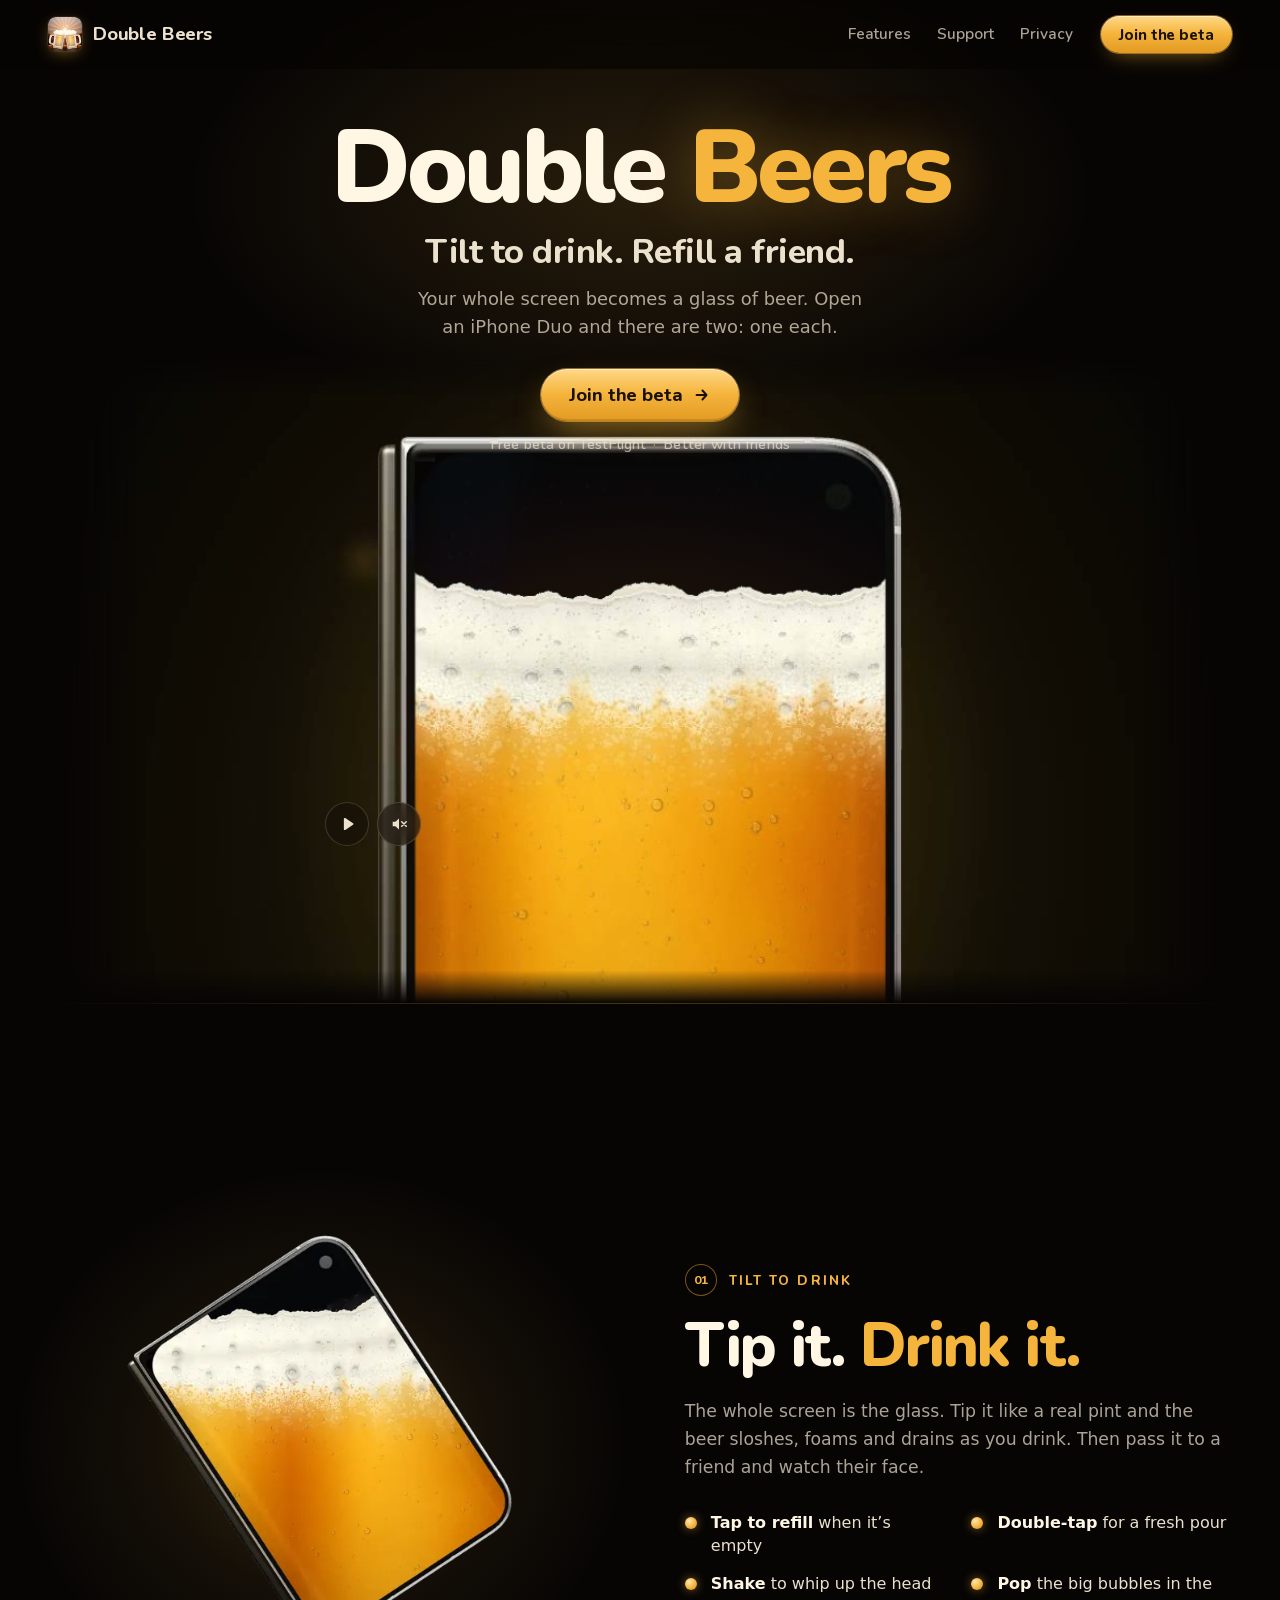
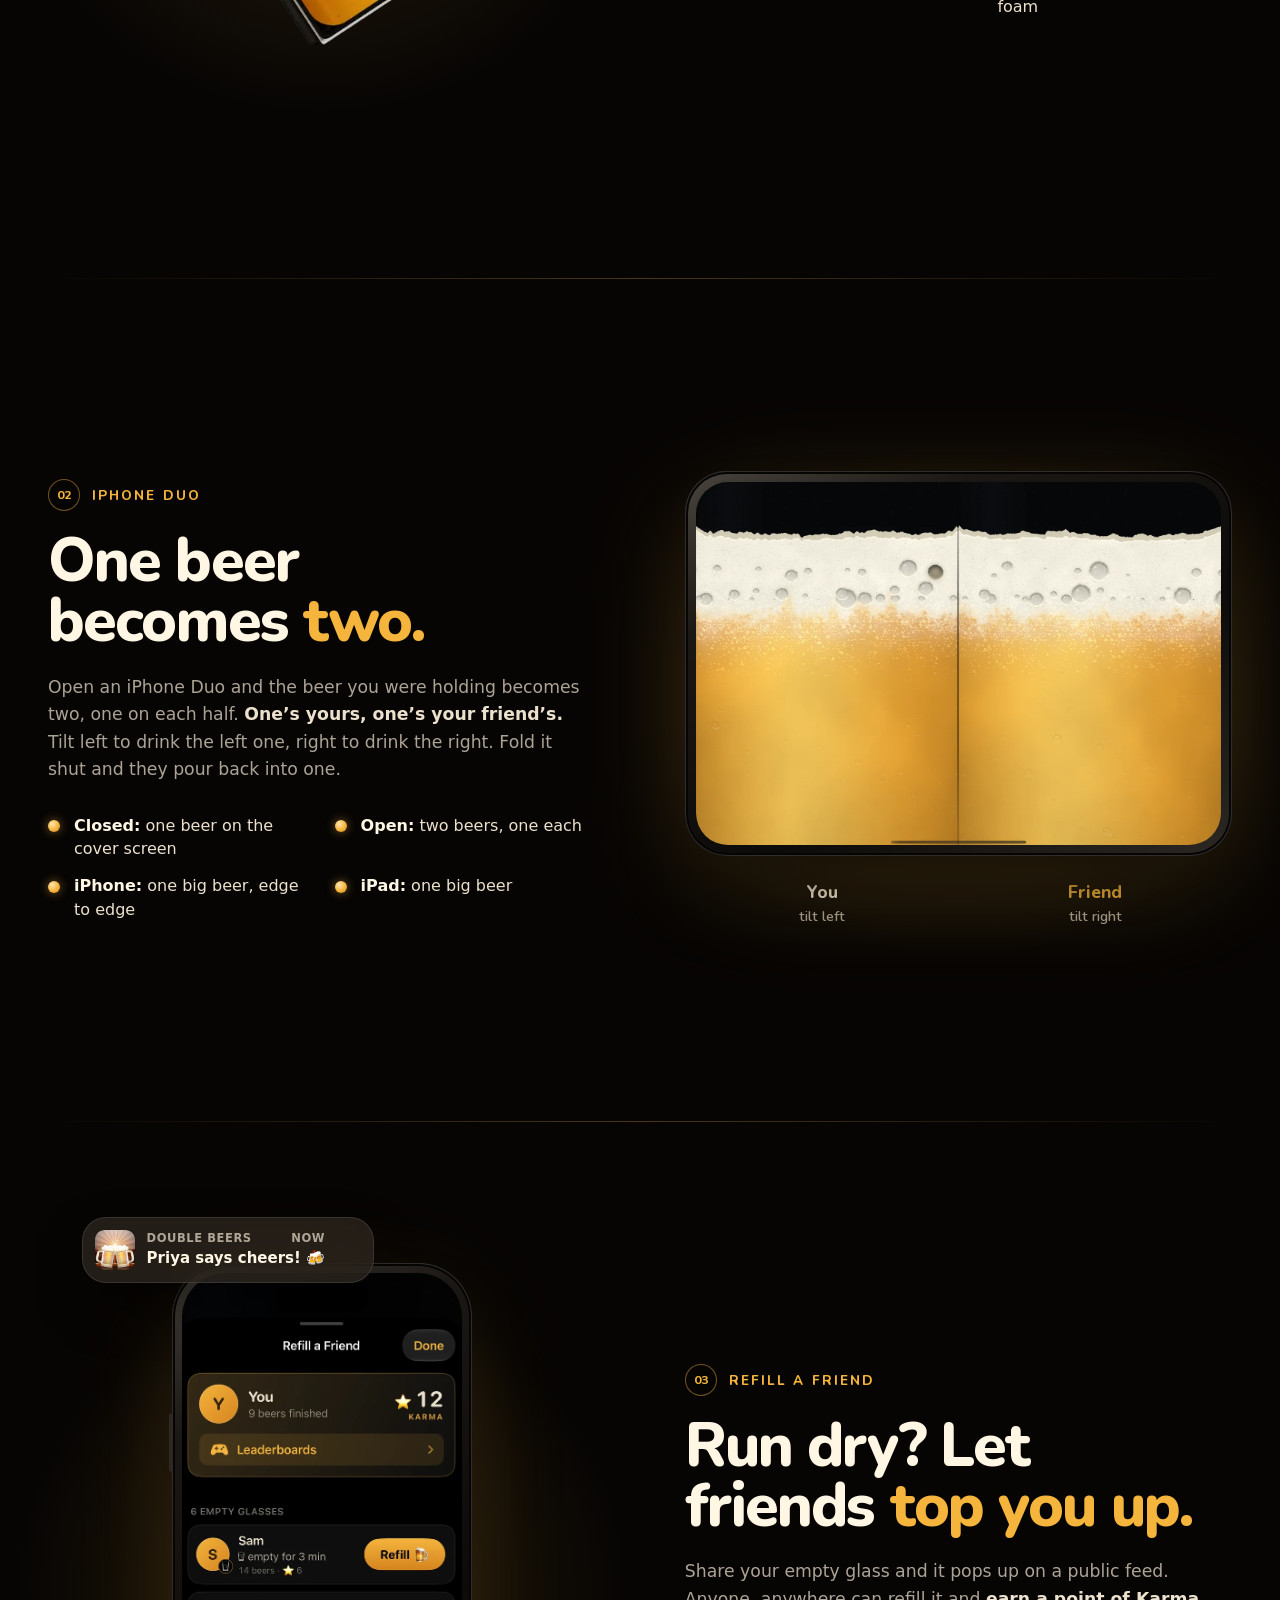
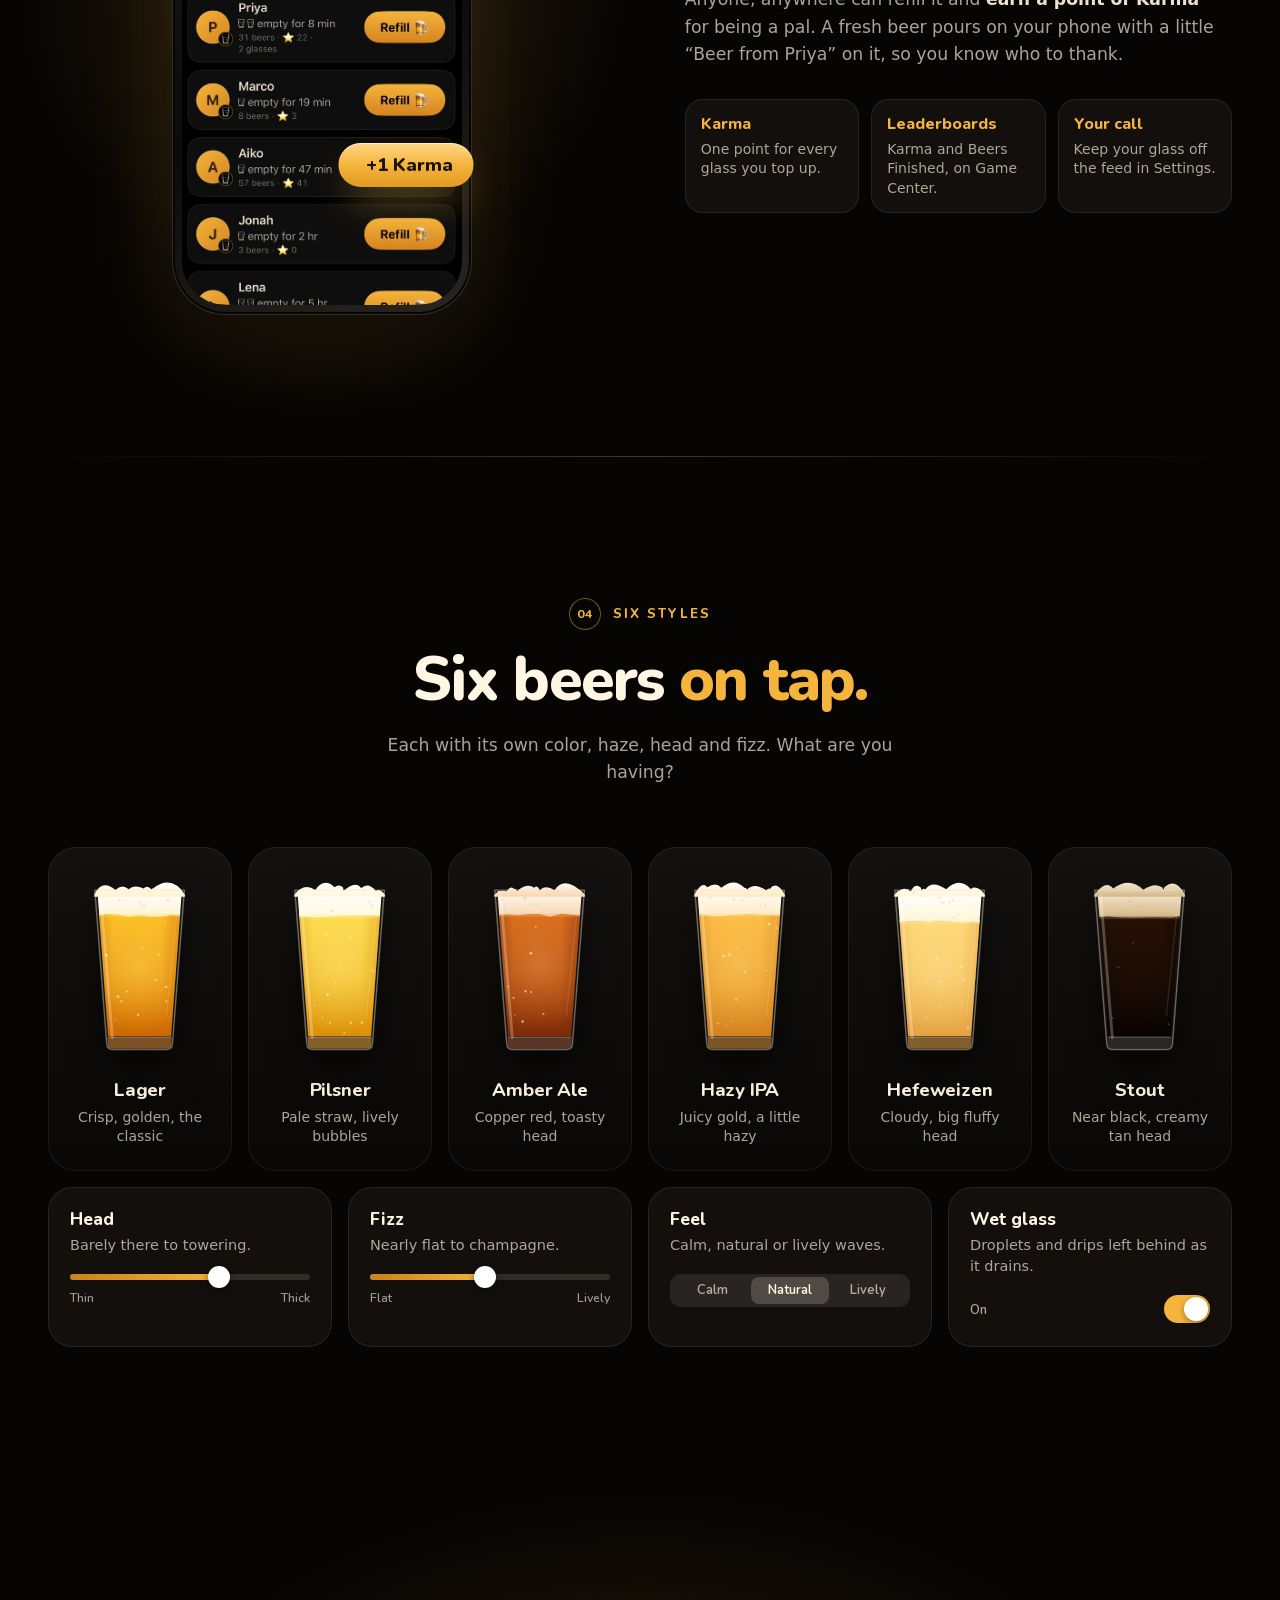
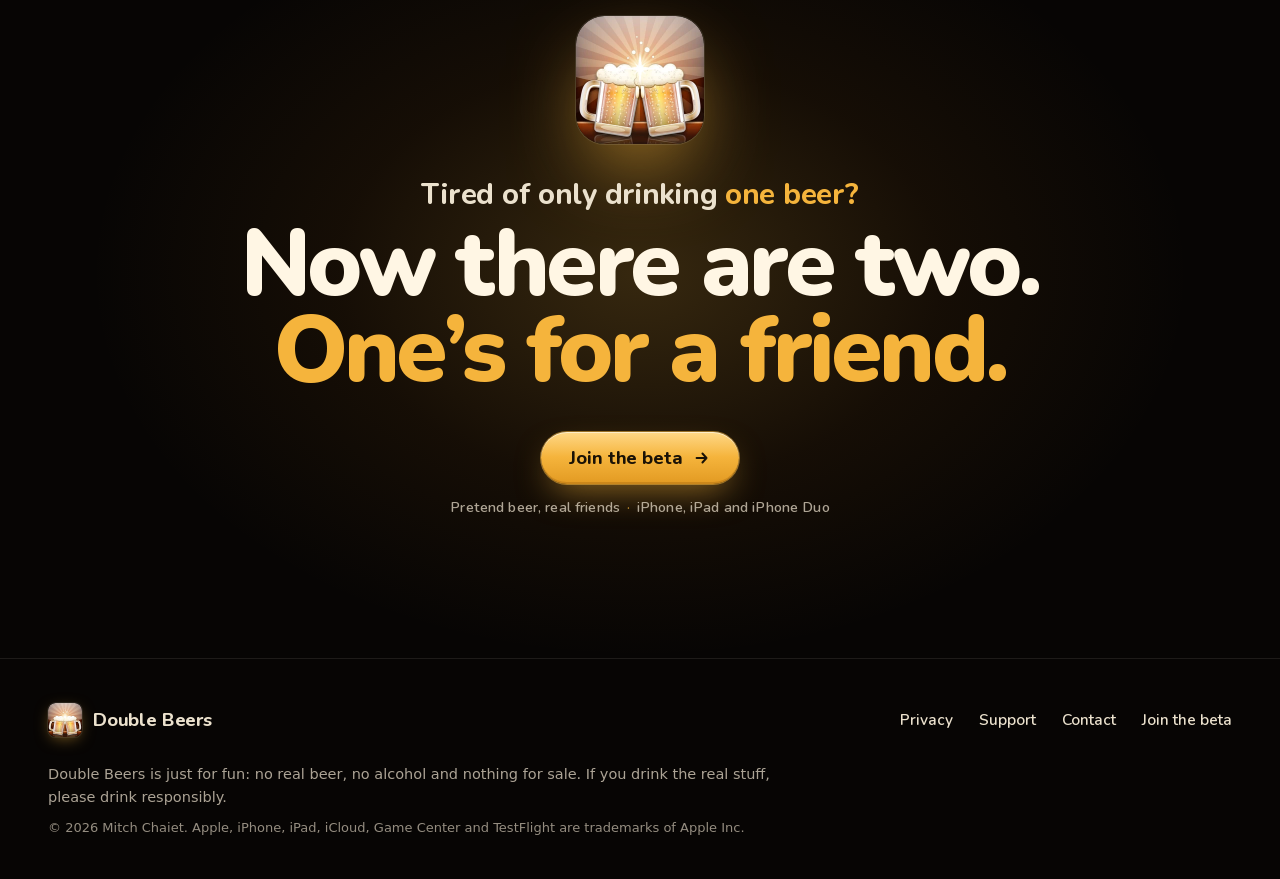
<file: index.html>
<!doctype html>
<html lang="en">
<head>
<meta charset="utf-8">
<meta name="viewport" content="width=device-width, initial-scale=1, viewport-fit=cover">
<title>Double Beers · Tilt to drink. Tap to refill.</title>
<meta name="description" content="Your whole screen is a glass of beer. Tilt to drink, tap to refill, and on iPhone Duo grab a friend: there's one for each of you. Free on TestFlight.">
<meta name="color-scheme" content="dark">
<meta name="theme-color" content="#070504">
<link rel="canonical" href="https://doublebeers.com/">
<meta name="apple-itunes-app" content="app-id=6824046542">
<meta name="apple-mobile-web-app-title" content="Double Beers">

<meta property="og:type" content="website">
<meta property="og:site_name" content="Double Beers">
<meta property="og:url" content="https://doublebeers.com/">
<meta property="og:title" content="Double Beers · Tilt to drink. Tap to refill.">
<meta property="og:description" content="A glass of beer on iPhone, two on iPhone Duo: one for you, one for a friend. Share your empty glass and anyone can refill it from afar.">
<meta property="og:image" content="https://doublebeers.com/og-image.png">
<meta property="og:image:width" content="1200">
<meta property="og:image:height" content="630">
<meta property="og:image:alt" content="Double Beers: an iPhone with one beer and an open iPhone Duo with two beers.">
<meta name="twitter:card" content="summary_large_image">
<meta name="twitter:title" content="Double Beers · Tilt to drink. Tap to refill.">
<meta name="twitter:description" content="Tilt to drink, tap to refill, and pour one for a friend. Free for iPhone, iPad and iPhone Duo.">
<meta name="twitter:image" content="https://doublebeers.com/og-image.png">
<meta name="twitter:image:alt" content="Double Beers: an iPhone with one beer and an open iPhone Duo with two beers.">

<link rel="icon" href="/favicon.ico" sizes="32x32">
<link rel="icon" href="/icon-192.png" type="image/png" sizes="192x192">
<link rel="apple-touch-icon" href="/apple-touch-icon.png">
<link rel="manifest" href="/site.webmanifest">
<link rel="preload" as="image" href="/media/poster-16x9.jpg" media="not all and (max-width: 700px) and (orientation: portrait)" fetchpriority="high">
<link rel="preload" as="image" href="/media/poster-9x16.jpg" media="(max-width: 700px) and (orientation: portrait)" fetchpriority="high">
<link rel="preload" href="/assets/db-rounded.woff2" as="font" type="font/woff2" crossorigin>
<link rel="stylesheet" href="/assets/site.css">
<script type="application/ld+json">
{
  "@context": "https://schema.org",
  "@type": "MobileApplication",
  "name": "Double Beers",
  "url": "https://doublebeers.com/",
  "image": "https://doublebeers.com/og-image.png",
  "description": "The whole screen is a glass of beer. Tilt to drink, tap to refill. On iPhone Duo, two beers: one for you and one for a friend. Share your empty glass and anyone can refill it from afar. Just for fun: no real beer, no alcohol.",
  "operatingSystem": "iOS 18, iPadOS 18",
  "applicationCategory": "EntertainmentApplication",
  "offers": { "@type": "Offer", "price": "0", "priceCurrency": "USD" },
  "author": { "@type": "Person", "name": "Mitch Chaiet" }
}
</script>
<style>
  /* ---------- Hero ---------- */
  main { overflow-x: clip; }
  /* Flex column, so on phones the film can move up between the title and the pitch. */
  .hero { position: relative; isolation: isolate; display: flex; flex-direction: column; padding: clamp(34px, 6vh, 64px) 0 0; text-align: center; background: var(--bg); }
  .hero .wrap { position: relative; z-index: 1; }
  .hero::before {
    content: ""; position: absolute; z-index: -1; left: 50%; top: -120px; width: min(1500px, 140vw); height: 1100px; transform: translateX(-50%);
    background:
      radial-gradient(42% 30% at 50% 22%, rgba(245, 180, 60, .14), transparent 72%),
      radial-gradient(38% 34% at 50% 70%, rgba(214, 128, 24, .16), transparent 70%);
    pointer-events: none;
  }
  .display {
    margin: 0; color: var(--cream-hi);
    font: 860 clamp(56px, 7.8vw, 112px)/.92 var(--round); letter-spacing: -0.04em;
  }
  .display .gold { color: var(--gold); text-shadow: 0 0 60px rgba(245, 180, 60, .35); }
  .hero-sub { margin: 18px 0 0; color: var(--cream); font: 760 clamp(23px, 2.6vw, 34px)/1.15 var(--round); letter-spacing: -0.015em; }
  .lede { max-width: 700px; margin: 14px auto 0; text-wrap: balance; color: var(--muted); font-size: clamp(17px, 1.4vw, 19.5px); line-height: 1.55; }
  .cta-row { display: flex; flex-wrap: wrap; justify-content: center; align-items: center; gap: 14px; margin-top: 28px; }
  .fine { margin: 14px 0 0; color: var(--muted); font: 600 14px/1.4 var(--round); letter-spacing: .01em; text-wrap: balance; }
  .fine .nw { white-space: nowrap; }
  .fine .sep { color: rgba(245, 180, 60, .7); margin: 0 .2em; }
  /* Phones: two tidy lines instead of a wrap that strands a separator. */
  .fine .brk { display: none; }
  @media (max-width: 700px) { .fine .sep-brk { display: none; } .fine .brk { display: block; } }
  .fine a { color: inherit; text-decoration: underline; text-decoration-color: rgba(245, 180, 60, .55); }
  .fine a:hover { color: var(--cream-hi); }

  /* The film: masked so its black melts into the page. */
  /* The film's black is blended away (lighten) so it sits in the page glow with no box; its empty top tucks under the copy. */
  .film { position: relative; width: min(100%, 1160px); margin: -104px auto 0; aspect-ratio: 16 / 9; pointer-events: none; }
  .film-media, .film video { position: absolute; inset: 0; width: 100%; height: 100%; }
  .film-media img, .film video {
    width: 100%; height: 100%; object-fit: cover;
    -webkit-mask-image: linear-gradient(to right, transparent, #000 7%, #000 93%, transparent), linear-gradient(to bottom, transparent, #000 7%, #000 95%, transparent);
    -webkit-mask-composite: source-in;
    mask-image: linear-gradient(to right, transparent, #000 7%, #000 93%, transparent), linear-gradient(to bottom, transparent, #000 7%, #000 95%, transparent);
    mask-composite: intersect;
    mix-blend-mode: lighten;
  }
  /* Hand-off from poster to video. Both layers blend with lighten, so the poster has to go once the video shows,
     or its captions and devices show through for the whole loop. The posters are frame 0 of each loop and
     .has-played lands on the first painted frame, so a quick swap is seamless (a slow one would double the moving
     devices). pick() drops .has-played on a source change, which brings the poster back. */
  .film video { opacity: 0; transition: opacity .15s linear; background: transparent; }
  .film.has-played video { opacity: 1; }
  .film-media img { transition: opacity .2s linear .1s; }
  .film.has-played .film-media img { opacity: 0; }
  /* Under the film's captions (they're centred on x = 27%): a spot the devices never reach, and still in the fold at 1440x900 and 1024x768. */
  .film-controls { position: absolute; z-index: 2; left: 27%; bottom: 24%; transform: translateX(-50%); display: flex; gap: 8px; pointer-events: auto; }
  .film-btn {
    display: grid; place-items: center; width: 44px; height: 44px; padding: 0; border: 0; border-radius: 50%;
    background: rgba(20, 15, 10, .55); color: var(--cream); cursor: pointer;
    -webkit-backdrop-filter: blur(12px); backdrop-filter: blur(12px);
    box-shadow: inset 0 0 0 1px rgba(235, 225, 205, .18);
    transition: background-color .2s var(--ease), color .2s var(--ease);
  }
  .film-btn:hover { background: rgba(245, 180, 60, .9); color: var(--ink); }
  .film-btn svg { width: 18px; height: 18px; }
  .film-btn .i-on, .film-btn .i-off { display: none; }
  .film-btn[aria-pressed="true"] .i-on, .film-btn[aria-pressed="false"] .i-off { display: block; }

  @media (max-width: 700px) and (orientation: portrait) {
    /* Phones: the beer comes first. Title, then the film, then the pitch and the button. */
    .hero { padding-top: 28px; }
    .film { order: 1; aspect-ratio: 9 / 16; width: calc(100% + 2 * var(--gutter)); margin: -36px calc(-1 * var(--gutter)) 0; }
    .hero-cta { order: 2; margin-top: -28px; }
    .film-media img, .film video {
      -webkit-mask-image: linear-gradient(to bottom, transparent, #000 6%, #000 94%, transparent);
      mask-image: linear-gradient(to bottom, transparent, #000 6%, #000 94%, transparent);
    }
    /* Centred in the dark strip under the devices (the 9:16 film is empty below 84%), so they're in the fold at 844px. */
    .film-controls { bottom: 9%; left: 50%; }
  }

  /* ---------- Features ---------- */
  .rule { height: 1px; border: 0; margin: 0; background: linear-gradient(90deg, transparent, rgba(245, 180, 60, .28), transparent); }
  .feature {
    display: grid; grid-template-columns: minmax(0, 1fr) minmax(0, 1fr); align-items: center;
    gap: clamp(40px, 7vw, 112px); padding: clamp(80px, 11vw, 150px) 0;
  }
  .feature.flip .feature-media { order: 2; }
  .feature-media { position: relative; display: grid; place-items: center; min-height: 560px; isolation: isolate; }
  .feature-media::before {
    content: ""; position: absolute; z-index: -1; inset: 4% -6%;
    background: radial-gradient(closest-side, rgba(245, 180, 60, .2), rgba(245, 180, 60, .06) 55%, transparent);
  }
  .kicker { display: flex; align-items: center; gap: 12px; margin: 0; color: var(--gold); font: 750 13px/1 var(--round); letter-spacing: .16em; text-transform: uppercase; }
  .kicker .num {
    display: inline-grid; place-items: center; width: 32px; height: 32px; border-radius: 50%;
    box-shadow: inset 0 0 0 1px rgba(245, 180, 60, .45); font-size: 12px; letter-spacing: .02em; color: var(--gold);
  }
  .feature h2, .section-head h2 {
    margin: 20px 0 0; color: var(--cream-hi);
    font: 830 clamp(38px, 4.6vw, 62px)/1.02 var(--round); letter-spacing: -0.032em; text-wrap: balance;
  }
  .body { max-width: 540px; margin: 22px 0 0; color: var(--muted); font-size: clamp(17px, 1.35vw, 19px); line-height: 1.6; }
  .body strong { color: var(--cream); font-weight: 650; }
  .ticks { display: grid; grid-template-columns: repeat(2, minmax(0, 1fr)); gap: 14px 26px; max-width: 560px; margin: 30px 0 0; padding: 0; list-style: none; }
  .ticks li { position: relative; padding-left: 26px; color: var(--cream); font-size: 16px; line-height: 1.45; }
  .ticks li b { color: var(--cream-hi); font-weight: 680; }
  .ticks li::before {
    content: ""; position: absolute; left: 0; top: .38em; width: 12px; height: 12px; border-radius: 50%;
    background: radial-gradient(circle at 35% 32%, #FFE6AE, var(--gold) 55%, var(--gold-deep));
    box-shadow: 0 0 10px rgba(245, 180, 60, .5);
  }

  /* Device frames (drawn in CSS around plain screen captures). */
  .phone {
    position: relative; width: min(300px, 68vw); aspect-ratio: 1206 / 2622; padding: 10px; border-radius: 54px;
    background: linear-gradient(150deg, #47423b 0%, #1a1714 22%, #0d0b09 60%, #2a2622 100%);
    box-shadow:
      inset 0 0 0 1px rgba(255, 255, 255, .16), inset 0 0 0 3px #060504,
      0 50px 90px -40px rgba(0, 0, 0, .95), 0 30px 120px -40px rgba(245, 180, 60, .4);
  }
  .phone img { width: 100%; height: 100%; object-fit: cover; border-radius: 44px; background: #000; }
  .phone::after { content: ""; position: absolute; top: 22px; left: 50%; width: 31%; height: 27px; border-radius: 20px; background: #000; transform: translateX(-50%); }
  .phone::before { content: ""; position: absolute; left: -3px; top: 23%; width: 4px; height: 9%; border-radius: 3px 0 0 3px; background: #2c2824; }
  /* Tilt to drink: a looping capture of the app's beer on a 3D phone. The phone body is in the capture, so no CSS frame.
     The square box holds the whole swept area of the tipping phone; upright, the phone is 60% of its width (about 255x345 at 420). */
  .tilt-loop { display: block; width: min(420px, 84vw); max-width: 100%; aspect-ratio: 520 / 519; }
  .tilt-loop img { display: block; width: 100%; height: 100%; }
  #tilt .feature-media { min-height: 0; padding: 40px 0; grid-template-columns: minmax(0, 1fr); } /* lets the box shrink in a narrow column */
  /* Two columns: as tall as the old 236x513 phone slot was (513 + 2 x 40), so the section keeps its height. */
  @media (min-width: 901px) { #tilt .feature-media { min-height: 593px; } }

  .duo-stage { width: min(100%, 580px); }
  .duo {
    position: relative; width: 100%; aspect-ratio: 2853 / 2007; padding: 11px; border-radius: 42px;
    background: linear-gradient(150deg, #4a453e 0%, #1a1714 24%, #0d0b09 62%, #2c2824 100%);
    box-shadow:
      inset 0 0 0 1px rgba(255, 255, 255, .16), inset 0 0 0 3px #060504,
      0 50px 90px -40px rgba(0, 0, 0, .95), 0 30px 120px -30px rgba(245, 180, 60, .42);
  }
  .duo img { width: 100%; height: 100%; object-fit: cover; border-radius: 32px; background: #000; }
  .duo::after {
    content: ""; position: absolute; top: 11px; bottom: 11px; left: 50%; width: 2px; transform: translateX(-50%);
    background: linear-gradient(to bottom, rgba(0, 0, 0, .1), rgba(0, 0, 0, .38) 30%, rgba(0, 0, 0, .38) 70%, rgba(0, 0, 0, .1));
  }
  .duo-labels { display: grid; grid-template-columns: 1fr 1fr; margin: 26px 0 0; padding: 0; list-style: none; text-align: center; }
  .duo-labels b { display: block; color: var(--cream-hi); font: 760 17px/1.2 var(--round); }
  .duo-labels span { color: var(--muted); font: 600 14px/1.4 var(--round); }
  .duo-labels li:last-child b { color: var(--gold); }

  .stage { position: relative; }
  .notif {
    position: absolute; z-index: 2; top: -7%; left: -30%; width: 292px; display: flex; gap: 12px; align-items: center;
    padding: 13px 16px 13px 13px; border-radius: 24px; text-align: left;
    background: rgba(48, 41, 34, .7); -webkit-backdrop-filter: blur(22px) saturate(170%); backdrop-filter: blur(22px) saturate(170%);
    box-shadow: inset 0 0 0 1px rgba(255, 255, 255, .1), 0 24px 60px -18px rgba(0, 0, 0, .9);
  }
  .notif img { width: 40px; height: 40px; border-radius: 22.5%; flex: none; }
  .notif .app { display: flex; justify-content: space-between; margin: 0; color: rgba(235, 225, 205, .7); font: 600 11.5px/1.2 var(--text); letter-spacing: .05em; text-transform: uppercase; }
  .notif .msg { margin: 3px 0 0; color: var(--cream-hi); font: 600 15px/1.3 var(--text); }
  .chip {
    position: absolute; z-index: 2; left: 78%; top: 77%; transform: translate(-50%, -50%); white-space: nowrap; display: inline-flex; align-items: center; gap: 8px;
    padding: 13px 20px; border-radius: 999px; color: var(--ink); font: 820 18px/1 var(--round);
    background: linear-gradient(180deg, #FFD887, var(--gold) 50%, #E29A22);
    box-shadow: inset 0 1px 0 rgba(255, 255, 255, .55), 0 20px 40px -14px rgba(245, 180, 60, .7);
  }
  .chip svg { width: 18px; height: 18px; }
  /* Two columns: keep the banner inside the page gutter (the column is the container). */
  #refill .feature-media { container-type: inline-size; }
  @media (min-width: 901px) { .notif { left: max(-30%, calc((300px - 100cqw) / 2)); } }

  .facts { display: grid; grid-template-columns: repeat(3, minmax(0, 1fr)); gap: 12px; max-width: 580px; margin: 30px 0 0; padding: 0; list-style: none; }
  .facts li { padding: 16px 16px 15px; border-radius: 18px; background: var(--card); box-shadow: inset 0 0 0 1px var(--hair); }
  .facts b { display: block; color: var(--gold); font: 780 15.5px/1.2 var(--round); }
  .facts span { display: block; margin-top: 6px; color: var(--muted); font-size: 14px; line-height: 1.4; }
  .aside { max-width: 540px; margin: 22px 0 0; color: var(--muted); font-size: 14.5px; }

  /* ---------- Six styles ---------- */
  .styles { padding: clamp(80px, 11vw, 150px) 0; text-align: center; }
  .section-head { max-width: 720px; margin: 0 auto; }
  .section-head .kicker { justify-content: center; }
  .section-head .body { margin-left: auto; margin-right: auto; }
  .style-grid { display: grid; grid-template-columns: repeat(6, minmax(0, 1fr)); gap: 16px; margin: 60px 0 0; padding: 0; list-style: none; }
  .style {
    padding: 30px 14px 24px; border-radius: 28px;
    background: linear-gradient(180deg, rgba(235, 225, 205, .055), rgba(235, 225, 205, .012));
    box-shadow: inset 0 0 0 1px rgba(235, 225, 205, .08);
    transition: transform .45s var(--ease), box-shadow .45s var(--ease);
  }
  .style:hover { transform: translateY(-6px); box-shadow: inset 0 0 0 1px rgba(245, 180, 60, .32), 0 30px 60px -30px rgba(245, 180, 60, .45); }
  .style-glass { width: 70%; margin: 0 auto; filter: drop-shadow(0 22px 18px rgba(0, 0, 0, .55)); }
  .style h3 { margin: 22px 0 0; color: var(--cream-hi); font: 760 18px/1.2 var(--round); letter-spacing: -0.01em; }
  .style p { margin: 6px 0 0; color: var(--muted); font-size: 14px; line-height: 1.4; }
  .bub { animation: rise var(--d) linear var(--dl) infinite; }
  @keyframes rise {
    0% { transform: translateY(var(--from)); opacity: 0; }
    12% { opacity: 1; }
    86% { opacity: 1; }
    100% { transform: translateY(var(--to)); opacity: 0; }
  }

  .tweaks { display: grid; grid-template-columns: repeat(4, minmax(0, 1fr)); gap: 16px; margin: 16px 0 0; padding: 0; list-style: none; text-align: left; }
  .tweak { padding: 22px 22px 24px; border-radius: 24px; background: var(--card); box-shadow: inset 0 0 0 1px var(--hair); }
  .tweak h3 { margin: 0; color: var(--cream-hi); font: 760 17px/1.2 var(--round); }
  .tweak p { margin: 6px 0 0; color: var(--muted); font-size: 14.5px; line-height: 1.45; }
  .ui { margin-top: 18px; }
  .track { position: relative; height: 6px; border-radius: 3px; background: rgba(235, 225, 205, .14); }
  .track i { position: absolute; left: 0; top: 0; bottom: 0; border-radius: 3px; background: linear-gradient(90deg, var(--gold-deep), var(--gold)); }
  .track i::after { content: ""; position: absolute; right: -11px; top: 50%; width: 22px; height: 22px; border-radius: 50%; transform: translateY(-50%); background: #fff; box-shadow: 0 2px 8px rgba(0, 0, 0, .5); }
  .ends { display: flex; justify-content: space-between; margin-top: 12px; color: rgba(235, 225, 205, .66); font: 600 12px/1 var(--round); }
  .seg { display: grid; grid-template-columns: repeat(3, 1fr); padding: 3px; border-radius: 11px; background: rgba(235, 225, 205, .1); }
  .seg span { padding: 7px 0; border-radius: 8px; text-align: center; color: var(--muted); font: 650 12.5px/1 var(--round); }
  .seg .on { background: rgba(235, 225, 205, .2); color: var(--cream-hi); }
  .switch { display: flex; align-items: center; justify-content: space-between; color: var(--muted); font: 600 13px/1 var(--round); }
  .switch i { position: relative; width: 46px; height: 28px; border-radius: 14px; background: var(--gold); }
  .switch i::after { content: ""; position: absolute; right: 2px; top: 2px; width: 24px; height: 24px; border-radius: 50%; background: #fff; box-shadow: 0 2px 6px rgba(0, 0, 0, .35); }

  /* ---------- Promise + finale ---------- */
  .promise { padding: clamp(70px, 9vw, 120px) 0; text-align: center; }
  .promise h2 { margin: 0; color: var(--cream-hi); text-wrap: balance; font: 840 clamp(36px, 5.4vw, 72px)/1 var(--round); letter-spacing: -0.035em; }
  .promise p { max-width: 600px; margin: 20px auto 0; color: var(--muted); font-size: clamp(17px, 1.4vw, 19px); }

  .finale { position: relative; isolation: isolate; padding: clamp(80px, 10vw, 140px) 0 clamp(90px, 11vw, 150px); text-align: center; overflow: hidden; }
  /* Sized to the section, so the glow fades out before the top and bottom edges instead of being cut off. */
  .finale::before {
    content: ""; position: absolute; z-index: -1; left: 50%; top: 0; bottom: 0; width: min(1100px, 220vw); transform: translateX(-50%);
    background: radial-gradient(closest-side, rgba(245, 180, 60, .2), rgba(214, 128, 24, .07) 55%, transparent);
  }
  .finale-icon { width: 128px; height: 128px; margin: 0 auto; border-radius: 22.5%; box-shadow: 0 0 0 1px rgba(255, 255, 255, .1), 0 30px 80px -18px rgba(245, 180, 60, .75); }
  .finale .q { margin: 34px 0 0; color: var(--cream); font: 760 clamp(21px, 2.2vw, 28px)/1.2 var(--round); letter-spacing: -0.01em; }
  .finale h2 { margin: 10px 0 0; color: var(--cream-hi); font: 860 clamp(44px, 7vw, 96px)/.96 var(--round); letter-spacing: -0.04em; text-wrap: balance; }
  .finale .cta-row { margin-top: 38px; }

  /* ---------- Responsive ---------- */
  @media (max-width: 1080px) {
    .style-grid { grid-template-columns: repeat(3, minmax(0, 1fr)); }
    .tweaks { grid-template-columns: repeat(2, minmax(0, 1fr)); }
  }
  @media (max-width: 900px) {
    .feature { grid-template-columns: minmax(0, 1fr); gap: 40px; text-align: left; }
    .feature.flip .feature-media { order: 0; }
    .feature-media { min-height: 0; padding: 30px 0 10px; }
    .notif { left: -22%; }
  }
  @media (max-width: 560px) {
    .ticks { grid-template-columns: minmax(0, 1fr); }
    .facts { grid-template-columns: minmax(0, 1fr); }
    .style-grid { grid-template-columns: repeat(2, minmax(0, 1fr)); gap: 12px; margin-top: 44px; }
    .style { padding: 24px 10px 20px; border-radius: 24px; }
    .tweaks { grid-template-columns: minmax(0, 1fr); }
    .phone { width: min(260px, 66vw); border-radius: 46px; padding: 9px; }
    .phone img { border-radius: 38px; }
    .phone::after { top: 19px; height: 23px; }
    .notif { width: 262px; left: -12%; top: -8%; padding: 11px 13px 11px 11px; }
    .notif .msg { font-size: 14px; }
    .chip { padding: 11px 16px; font-size: 16px; }
    .duo { padding: 8px; border-radius: 30px; }
    .duo img { border-radius: 23px; }
    .duo::after { top: 8px; bottom: 8px; }
    .hero-sub { margin-top: 14px; }
  }
  @media (prefers-reduced-motion: reduce) {
    .bub { animation: none; }
    .style:hover { transform: none; }
  }
</style>
</head>
<body>
<a class="skip" href="#main">Skip to content</a>

<header class="site-header" id="top">
  <nav class="nav wrap" aria-label="Main">
    <a class="brand" href="/" aria-label="Double Beers home"><img src="/media/app-icon.webp" width="34" height="34" alt=""><span>Double Beers</span></a>
    <ul class="nav-links">
      <li><a href="#features">Features</a></li>
      <li><a href="/support/">Support</a></li>
      <li><a href="/privacy/">Privacy</a></li>
    </ul>
    <a class="btn btn-sm" href="https://testflight.apple.com/join/3u9vCuNe">Join the beta</a>
  </nav>
</header>

<main id="main">
  <section class="hero" aria-labelledby="hero-title">
    <div class="wrap">
      <h1 class="display" id="hero-title">Double <span class="gold">Beers</span></h1>
      <p class="hero-sub">Tilt to drink. Refill a friend.</p>
    </div>

    <!-- Before the film in the source (keyboard and reading order); on phones CSS moves it below the film (.hero is a flex column). -->
    <div class="wrap hero-cta">
      <!-- iPad: 1.0 is an iPhone build, so iPad gets one beer. If the universal iPad build (ipad-plan.md) ships, say "On iPhone Duo and iPad" here,
           in the meta description, og:description, JSON-LD, feature 02's kicker and ticks, and on /support/. -->
      <p class="lede">Your whole screen becomes a glass of beer. Open an iPhone Duo and there are two: one each.</p>
      <div class="cta-row">
        <a class="btn" href="https://testflight.apple.com/join/3u9vCuNe">
          Join the beta
          <svg viewBox="0 0 20 20" aria-hidden="true"><path d="M4 10h11m-4.5-5L15 10l-4.5 5" fill="none" stroke="currentColor" stroke-width="2.2" stroke-linecap="round" stroke-linejoin="round"/></svg>
        </a>
        <!-- APP STORE BADGE SLOT (hidden until Double Beers is live on the App Store).
             To launch: delete the `hidden` attribute on this link (and on the one in the finale below).
             The link already points at https://apps.apple.com/app/id6824046542.
             Optional: replace the text inside with Apple's official badge artwork, e.g.
             <img src="/media/app-store-badge.svg" width="162" height="54" alt="Download on the App Store">
             (download it from https://developer.apple.com/app-store/marketing/guidelines/). -->
        <a class="btn btn-ghost appstore-badge" href="https://apps.apple.com/app/id6824046542" data-slot="app-store" hidden>Download on the App Store</a>
      </div>
      <p class="fine"><span class="nw">Free beta on TestFlight</span> <span class="sep" aria-hidden="true">&middot;</span> <span class="nw">Better with friends</span></p>
    </div>

    <figure class="film" id="film">
      <picture class="film-media">
        <source media="(max-width: 700px) and (orientation: portrait)" srcset="/media/poster-9x16.jpg" width="1080" height="1920">
        <img src="/media/poster-16x9.jpg" width="1920" height="1080" fetchpriority="high"
             alt="A closed iPhone Duo holding one glass of beer, under the line &ldquo;Tired of only drinking one beer?&rdquo;">
      </picture>
      <video muted loop playsinline preload="metadata" disablepictureinpicture disableremoteplayback
             aria-label="Double Beers launch film"
             data-wide="/media/double-beers-16x9-loop.mp4" data-tall="/media/double-beers-9x16-720.mp4" data-tall-hevc="/media/double-beers-9x16-hevc.mp4"
             data-poster-wide="/media/poster-16x9.jpg" data-poster-tall="/media/poster-9x16.jpg"></video>
      <div class="film-controls">
        <button class="film-btn" type="button" data-act="play" aria-pressed="false" aria-label="Play the film">
          <svg class="i-on" viewBox="0 0 20 20" aria-hidden="true"><rect x="5" y="4" width="3.4" height="12" rx="1.2" fill="currentColor"/><rect x="11.6" y="4" width="3.4" height="12" rx="1.2" fill="currentColor"/></svg>
          <svg class="i-off" viewBox="0 0 20 20" aria-hidden="true"><path d="M6.5 4.2v11.6c0 .8.9 1.3 1.6.8l8.6-5.8c.6-.4.6-1.2 0-1.6L8.1 3.4c-.7-.5-1.6 0-1.6.8z" fill="currentColor"/></svg>
        </button>
        <button class="film-btn" type="button" data-act="sound" aria-pressed="false" aria-label="Turn sound on">
          <svg class="i-on" viewBox="0 0 20 20" aria-hidden="true"><path d="M3 7.5h3l4-3.5v12l-4-3.5H3z" fill="currentColor"/><path d="M13 7a4 4 0 0 1 0 6m2-8.5a7.5 7.5 0 0 1 0 11" fill="none" stroke="currentColor" stroke-width="1.7" stroke-linecap="round"/></svg>
          <svg class="i-off" viewBox="0 0 20 20" aria-hidden="true"><path d="M3 7.5h3l4-3.5v12l-4-3.5H3z" fill="currentColor"/><path d="M13 7.5l5 5m0-5l-5 5" fill="none" stroke="currentColor" stroke-width="1.7" stroke-linecap="round"/></svg>
        </button>
      </div>
      <figcaption class="sr-only">
        The launch film. A closed iPhone Duo shows one beer: &ldquo;Tired of only drinking one beer?&rdquo; It opens, and the
        beer becomes two: &ldquo;Now you can drink two beers.&rdquo; You and a friend each drink one by tilting the phone,
        then tap to refill. It ends on &ldquo;Double Beers!&rdquo;, with a regular iPhone (one beer) and an iPhone Duo (two beers).
      </figcaption>
    </figure>
  </section>

  <div class="wrap" id="features">
    <hr class="rule">

    <article class="feature" id="tilt" aria-labelledby="tilt-title">
      <div class="feature-media">
        <!-- A 10.5 s loop (animated WebP); reduced motion gets its first frame. -->
        <picture class="tilt-loop">
          <source media="(prefers-reduced-motion: reduce)" srcset="/media/tilt-poster.webp" width="750" height="748">
          <img src="/media/tilt-loop.webp" width="520" height="519" loading="lazy" decoding="async"
               alt="An iPhone tipped back to drink: the beer stays level, drains, then a fresh pour refills it.">
        </picture>
      </div>
      <div class="feature-copy">
        <p class="kicker"><span class="num">01</span>Tilt to drink</p>
        <h2 id="tilt-title">Tip it. <span class="gold">Drink it.</span></h2>
        <p class="body">The whole screen is the glass. Tip it like a real pint and the beer sloshes, foams and drains as you drink. Then pass it to a friend and watch their face.</p>
        <ul class="ticks">
          <li><b>Tap to refill</b> when it&rsquo;s empty</li>
          <li><b>Double-tap</b> for a fresh pour</li>
          <li><b>Shake</b> to whip up the head</li>
          <li><b>Pop</b> the big bubbles in the foam</li>
        </ul>
      </div>
    </article>

    <hr class="rule">

    <article class="feature flip" id="two-beers" aria-labelledby="two-title">
      <div class="feature-media">
        <div class="duo-stage">
          <div class="duo">
            <img src="/media/shot-duo-two.webp" width="1400" height="985" loading="lazy" decoding="async"
                 alt="An open iPhone Duo with two full glasses of beer, one on each half of the screen.">
          </div>
          <ul class="duo-labels" aria-hidden="true">
            <li><b>You</b><span>tilt left</span></li>
            <li><b>Friend</b><span>tilt right</span></li>
          </ul>
        </div>
      </div>
      <div class="feature-copy">
        <p class="kicker"><span class="num">02</span>iPhone Duo</p>
        <h2 id="two-title">One beer becomes <span class="gold">two.</span></h2>
        <p class="body">Open an iPhone Duo and the beer you were holding becomes two, one on each half. <strong>One&rsquo;s yours, one&rsquo;s your friend&rsquo;s.</strong> Tilt left to drink the left one, right to drink the right. Fold it shut and they pour back into one.</p>
        <ul class="ticks">
          <li><b>Closed:</b> one beer on the cover screen</li>
          <li><b>Open:</b> two beers, one each</li>
          <li><b>iPhone:</b> one big beer, edge to edge</li>
          <li><b>iPad:</b> one big beer</li>
        </ul>
      </div>
    </article>

    <hr class="rule">

    <article class="feature" id="refill" aria-labelledby="refill-title">
      <div class="feature-media">
        <div class="stage">
          <div class="phone">
            <img src="/media/shot-feed.webp" srcset="/media/shot-feed.webp 640w, /media/shot-feed-2x.webp 1206w" sizes="(max-width: 560px) 66vw, 300px"
                 width="640" height="1391" loading="lazy" decoding="async"
                 alt="The Refill a Friend feed: empty glasses from Sam, Priya, Marco, Aiko and others, each with a Refill button, and your Karma at the top.">
          </div>
          <div class="notif" aria-hidden="true">
            <img src="/media/app-icon.webp" width="40" height="40" alt="">
            <div><p class="app"><span>Double Beers</span><span>now</span></p><p class="msg">Priya says cheers! &#127867;</p></div>
          </div>
          <div class="chip" aria-hidden="true">
            <svg viewBox="0 0 20 20"><path d="M10 1.8l2.4 5.3 5.8.6-4.3 3.9 1.2 5.7L10 14.4l-5.1 2.9 1.2-5.7-4.3-3.9 5.8-.6z" fill="currentColor"/></svg>+1 Karma
          </div>
        </div>
      </div>
      <div class="feature-copy">
        <p class="kicker"><span class="num">03</span>Refill a Friend</p>
        <h2 id="refill-title">Run dry? Let friends <span class="gold">top you up.</span></h2>
        <p class="body">Share your empty glass and it pops up on a public feed. Anyone, anywhere can refill it and <strong>earn a point of Karma</strong> for being a pal. A fresh beer pours on your phone with a little &ldquo;Beer from Priya&rdquo; on it, so you know who to thank.</p>
        <ul class="facts">
          <li><b>Karma</b><span>One point for every glass you top up.</span></li>
          <li><b>Leaderboards</b><span>Karma and Beers Finished, on Game Center.</span></li>
          <li><b>Your call</b><span>Keep your glass off the feed in Settings.</span></li>
        </ul>
      </div>
    </article>

    <hr class="rule">

    <section class="styles" id="styles" aria-labelledby="styles-title">
      <div class="section-head">
        <p class="kicker"><span class="num">04</span>Six styles</p>
        <h2 id="styles-title">Six beers <span class="gold">on tap.</span></h2>
        <p class="body">Each with its own color, haze, head and fizz. What are you having?</p>
      </div>
      <ul class="style-grid">
        <!--pints:start-->
        <li class="style">
          <div class="style-glass"><svg class="pint pint-lager" viewBox="0 -6 100 166" role="img" aria-label="A pint of Lager"><defs><linearGradient id="pg-lager-b" x1="0" y1="0" x2="0" y2="1"><stop offset="0" stop-color="#FCC226"/><stop offset=".55" stop-color="#E79816"/><stop offset="1" stop-color="#CC6602"/></linearGradient><linearGradient id="pg-lager-e" x1="0" y1="0" x2="1" y2="0"><stop offset="0" stop-color="#CC6602" stop-opacity=".75"/><stop offset=".26" stop-color="#CC6602" stop-opacity="0"/><stop offset=".7" stop-color="#CC6602" stop-opacity="0"/><stop offset="1" stop-color="#CC6602" stop-opacity=".8"/></linearGradient><linearGradient id="pg-lager-h" x1="0" y1="0" x2="0" y2="1"><stop offset="0" stop-color="#FFFFFF"/><stop offset="1" stop-color="#FEF2CF"/></linearGradient><radialGradient id="pg-lager-g" cx=".5" cy=".42" r=".55"><stop offset="0" stop-color="#FDCD4D" stop-opacity="0.55"/><stop offset="1" stop-color="#FCC226" stop-opacity="0"/></radialGradient><clipPath id="pg-lager-c"><path d="M11 2H89L78.8 140H21.2Z"/></clipPath></defs><path d="M9 6H91L80.1 147Q79.8 152 75.0 152H25.0Q20.2 152 19.9 147Z" fill="rgba(235,225,205,.05)"/><g clip-path="url(#pg-lager-c)"><rect x="0" y="27.0" width="100" height="113.0" fill="url(#pg-lager-b)"/><rect x="0" y="27.0" width="100" height="113.0" fill="url(#pg-lager-g)"/><rect x="0" y="27.0" width="100" height="113.0" fill="url(#pg-lager-e)"/><g class="bubbles"><circle class="bub" cx="52.9" cy="59.3" r="0.85" fill="#FFF6E4" fill-opacity="0.37" style="--from:78.7px;--to:-29.3px;--d:3.81s;--dl:-2.38s"/><circle class="bub" cx="73.4" cy="36.3" r="0.76" fill="#FFF6E4" fill-opacity="0.51" style="--from:101.7px;--to:-6.3px;--d:3.07s;--dl:-3.06s"/><circle class="bub" cx="48.7" cy="120.3" r="1.06" fill="#FFF6E4" fill-opacity="0.65" style="--from:17.7px;--to:-90.3px;--d:2.90s;--dl:-1.84s"/><circle class="bub" cx="64.7" cy="88.4" r="1.09" fill="#FFF6E4" fill-opacity="0.56" style="--from:49.6px;--to:-58.4px;--d:2.73s;--dl:-2.07s"/><circle class="bub" cx="19.6" cy="65.7" r="1.24" fill="#FFF6E4" fill-opacity="0.66" style="--from:72.3px;--to:-35.7px;--d:3.55s;--dl:-2.55s"/><circle class="bub" cx="74.4" cy="107.8" r="0.87" fill="#FFF6E4" fill-opacity="0.68" style="--from:30.2px;--to:-77.8px;--d:4.20s;--dl:-1.87s"/><circle class="bub" cx="27.8" cy="124.6" r="0.66" fill="#FFF6E4" fill-opacity="0.50" style="--from:13.4px;--to:-94.6px;--d:3.03s;--dl:-2.93s"/><circle class="bub" cx="38.2" cy="98.9" r="0.96" fill="#FFF6E4" fill-opacity="0.55" style="--from:39.1px;--to:-68.9px;--d:3.37s;--dl:-1.18s"/><circle class="bub" cx="74.3" cy="94.6" r="1.10" fill="#FFF6E4" fill-opacity="0.70" style="--from:43.4px;--to:-64.6px;--d:4.46s;--dl:-3.82s"/><circle class="bub" cx="30.2" cy="103.5" r="1.24" fill="#FFF6E4" fill-opacity="0.55" style="--from:34.5px;--to:-73.5px;--d:4.53s;--dl:-4.10s"/><circle class="bub" cx="33.3" cy="107.8" r="1.22" fill="#FFF6E4" fill-opacity="0.37" style="--from:30.2px;--to:-77.8px;--d:3.75s;--dl:-1.07s"/><circle class="bub" cx="77.3" cy="122.1" r="0.62" fill="#FFF6E4" fill-opacity="0.40" style="--from:15.9px;--to:-92.1px;--d:4.20s;--dl:-1.72s"/><circle class="bub" cx="67.4" cy="65.0" r="1.25" fill="#FFF6E4" fill-opacity="0.37" style="--from:73.0px;--to:-35.0px;--d:2.69s;--dl:-1.65s"/></g><path d="M9 7H91L90 29.0L89.0 29.6 79.2 28.5 69.5 30.1 59.8 30.3 50.0 29.0 40.2 30.4 30.5 28.5 20.8 27.8 11.0 29.3 L10 29.0Z" fill="url(#pg-lager-h)"/><circle cx="17.2" cy="13.4" r="0.83" fill="#DBD2C5" opacity=".45"/><circle cx="57.7" cy="12.7" r="0.53" fill="#DBD2C5" opacity=".45"/><circle cx="75.7" cy="15.3" r="1.27" fill="#DBD2C5" opacity=".45"/><circle cx="77.8" cy="16.4" r="0.87" fill="#DBD2C5" opacity=".45"/><circle cx="51.4" cy="20.9" r="0.98" fill="#DBD2C5" opacity=".45"/><circle cx="54.1" cy="20.5" r="1.25" fill="#DBD2C5" opacity=".45"/><circle cx="50.5" cy="17.3" r="1.08" fill="#DBD2C5" opacity=".45"/><circle cx="31.6" cy="15.1" r="1.28" fill="#DBD2C5" opacity=".45"/><circle cx="51.5" cy="19.3" r="0.51" fill="#DBD2C5" opacity=".45"/><rect x="0" y="27.4" width="100" height="3" fill="#FEE093" opacity=".35"/></g><path d="M8.5 12.0 L8.5 10.2 Q15.7 -4.5 27.9 5.9 Q33.7 -0.2 40.1 5.2 Q44.7 0.6 53.8 4.6 Q56.6 1.1 61.2 5.4 Q61.9 3.9 62.3 4.5 Q79.4 -8.6 91.5 10.2 L91.5 12.0 Z" fill="url(#pg-lager-h)"/><circle cx="44.4" cy="7.8" r="0.51" fill="#E0D9CD" opacity=".4"/><circle cx="57.6" cy="8.0" r="0.54" fill="#E0D9CD" opacity=".4"/><circle cx="58.4" cy="7.4" r="0.91" fill="#E0D9CD" opacity=".4"/><circle cx="40.3" cy="8.3" r="0.94" fill="#E0D9CD" opacity=".4"/><circle cx="18.5" cy="5.7" r="0.91" fill="#E0D9CD" opacity=".4"/><path d="M20.6 140H79.4L79.1 148Q78.9 151 75.0 151H25.0Q21.1 151 20.9 148Z" fill="#D48535" opacity=".55"/><path d="M21.6 140.8H78.4" stroke="#fff" stroke-opacity=".22" stroke-width="1"/><path d="M9 6H91L80.1 147Q79.8 152 75.0 152H25.0Q20.2 152 19.9 147Z" fill="none" stroke="rgba(235,225,205,.42)" stroke-width="1.3" stroke-linejoin="round"/><path d="M14.5 12L25.0 141" stroke="#fff" stroke-opacity=".26" stroke-width="2.6" stroke-linecap="round"/><path d="M85 18L74.5 121" stroke="#fff" stroke-opacity=".1" stroke-width="1.4" stroke-linecap="round"/></svg></div>
          <h3>Lager</h3>
          <p>Crisp, golden, the classic</p>
        </li>
        <li class="style">
          <div class="style-glass"><svg class="pint pint-pilsner" viewBox="0 -6 100 166" role="img" aria-label="A pint of Pilsner"><defs><linearGradient id="pg-pilsner-b" x1="0" y1="0" x2="0" y2="1"><stop offset="0" stop-color="#FFDE52"/><stop offset=".55" stop-color="#EFBA30"/><stop offset="1" stop-color="#DB8F08"/></linearGradient><linearGradient id="pg-pilsner-e" x1="0" y1="0" x2="1" y2="0"><stop offset="0" stop-color="#DB8F08" stop-opacity=".75"/><stop offset=".26" stop-color="#DB8F08" stop-opacity="0"/><stop offset=".7" stop-color="#DB8F08" stop-opacity="0"/><stop offset="1" stop-color="#DB8F08" stop-opacity=".8"/></linearGradient><linearGradient id="pg-pilsner-h" x1="0" y1="0" x2="0" y2="1"><stop offset="0" stop-color="#FFFFFF"/><stop offset="1" stop-color="#FFF8D9"/></linearGradient><radialGradient id="pg-pilsner-g" cx=".5" cy=".42" r=".55"><stop offset="0" stop-color="#FFE471" stop-opacity="0.55"/><stop offset="1" stop-color="#FFDE52" stop-opacity="0"/></radialGradient><clipPath id="pg-pilsner-c"><path d="M11 2H89L78.8 140H21.2Z"/></clipPath></defs><path d="M9 6H91L80.1 147Q79.8 152 75.0 152H25.0Q20.2 152 19.9 147Z" fill="rgba(235,225,205,.05)"/><g clip-path="url(#pg-pilsner-c)"><rect x="0" y="28.1" width="100" height="112.0" fill="url(#pg-pilsner-b)"/><rect x="0" y="28.1" width="100" height="112.0" fill="url(#pg-pilsner-g)"/><rect x="0" y="28.1" width="100" height="112.0" fill="url(#pg-pilsner-e)"/><g class="bubbles"><circle class="bub" cx="60.2" cy="127.5" r="1.16" fill="#FFF6E4" fill-opacity="0.57" style="--from:10.5px;--to:-96.4px;--d:3.53s;--dl:-0.92s"/><circle class="bub" cx="70.4" cy="127.4" r="1.01" fill="#FFF6E4" fill-opacity="0.70" style="--from:10.6px;--to:-96.4px;--d:2.35s;--dl:-0.97s"/><circle class="bub" cx="37.7" cy="46.5" r="1.31" fill="#FFF6E4" fill-opacity="0.46" style="--from:91.5px;--to:-15.4px;--d:2.80s;--dl:-0.58s"/><circle class="bub" cx="41.0" cy="127.8" r="0.89" fill="#FFF6E4" fill-opacity="0.52" style="--from:10.2px;--to:-96.7px;--d:3.08s;--dl:-2.48s"/><circle class="bub" cx="55.0" cy="44.3" r="0.58" fill="#FFF6E4" fill-opacity="0.59" style="--from:93.7px;--to:-13.2px;--d:2.23s;--dl:-0.42s"/><circle class="bub" cx="62.3" cy="64.7" r="0.68" fill="#FFF6E4" fill-opacity="0.60" style="--from:73.3px;--to:-33.6px;--d:2.27s;--dl:-0.05s"/><circle class="bub" cx="34.4" cy="122.8" r="0.74" fill="#FFF6E4" fill-opacity="0.46" style="--from:15.2px;--to:-91.7px;--d:2.10s;--dl:-1.35s"/><circle class="bub" cx="59.9" cy="49.9" r="1.03" fill="#FFF6E4" fill-opacity="0.57" style="--from:88.1px;--to:-18.8px;--d:2.80s;--dl:-0.43s"/><circle class="bub" cx="45.9" cy="92.1" r="0.68" fill="#FFF6E4" fill-opacity="0.59" style="--from:45.9px;--to:-61.1px;--d:3.57s;--dl:-3.08s"/><circle class="bub" cx="54.3" cy="136.6" r="0.83" fill="#FFF6E4" fill-opacity="0.53" style="--from:1.4px;--to:-105.5px;--d:2.27s;--dl:-1.38s"/><circle class="bub" cx="80.7" cy="80.1" r="1.22" fill="#FFF6E4" fill-opacity="0.35" style="--from:57.9px;--to:-49.1px;--d:2.26s;--dl:-2.00s"/><circle class="bub" cx="39.1" cy="101.8" r="1.13" fill="#FFF6E4" fill-opacity="0.62" style="--from:36.2px;--to:-70.8px;--d:3.60s;--dl:-1.91s"/><circle class="bub" cx="61.5" cy="41.5" r="0.64" fill="#FFF6E4" fill-opacity="0.38" style="--from:96.5px;--to:-10.5px;--d:2.81s;--dl:-0.94s"/><circle class="bub" cx="26.7" cy="111.5" r="0.76" fill="#FFF6E4" fill-opacity="0.46" style="--from:26.5px;--to:-80.4px;--d:2.22s;--dl:-1.47s"/><circle class="bub" cx="17.5" cy="40.5" r="0.73" fill="#FFF6E4" fill-opacity="0.36" style="--from:97.5px;--to:-9.5px;--d:2.89s;--dl:-0.04s"/><circle class="bub" cx="51.6" cy="103.3" r="0.66" fill="#FFF6E4" fill-opacity="0.45" style="--from:34.7px;--to:-72.3px;--d:2.58s;--dl:-0.33s"/></g><path d="M9 7H91L90 30.1L89.0 29.7 79.2 29.3 69.5 29.2 59.8 29.3 50.0 29.5 40.2 30.2 30.5 31.1 20.8 30.5 11.0 29.9 L10 30.1Z" fill="url(#pg-pilsner-h)"/><circle cx="15.2" cy="13.4" r="1.01" fill="#DBD2C5" opacity=".45"/><circle cx="43.4" cy="25.3" r="1.23" fill="#DBD2C5" opacity=".45"/><circle cx="35.8" cy="16.6" r="0.74" fill="#DBD2C5" opacity=".45"/><circle cx="62.4" cy="11.8" r="0.72" fill="#DBD2C5" opacity=".45"/><circle cx="76.5" cy="16.7" r="1.28" fill="#DBD2C5" opacity=".45"/><circle cx="42.7" cy="25.1" r="0.87" fill="#DBD2C5" opacity=".45"/><circle cx="22.0" cy="20.4" r="0.67" fill="#DBD2C5" opacity=".45"/><circle cx="79.3" cy="22.7" r="0.92" fill="#DBD2C5" opacity=".45"/><circle cx="79.6" cy="19.9" r="1.27" fill="#DBD2C5" opacity=".45"/><rect x="0" y="28.4" width="100" height="3" fill="#FFEEA8" opacity=".35"/></g><path d="M8.5 12.0 L8.5 10.2 Q17.4 -1.1 27.7 5.9 Q36.0 -5.9 45.3 3.4 Q49.5 0.3 52.7 3.2 Q53.1 2.9 53.7 6.7 Q64.5 -3.2 69.8 4.1 Q76.5 -1.6 83.3 6.9 Q86.1 4.0 91.5 10.2 L91.5 12.0 Z" fill="url(#pg-pilsner-h)"/><circle cx="64.2" cy="6.2" r="0.68" fill="#E0D9CD" opacity=".4"/><circle cx="72.8" cy="5.9" r="1.09" fill="#E0D9CD" opacity=".4"/><circle cx="19.7" cy="8.5" r="0.87" fill="#E0D9CD" opacity=".4"/><circle cx="43.8" cy="7.9" r="0.85" fill="#E0D9CD" opacity=".4"/><circle cx="40.7" cy="6.6" r="0.53" fill="#E0D9CD" opacity=".4"/><path d="M20.6 140H79.4L79.1 148Q78.9 151 75.0 151H25.0Q21.1 151 20.9 148Z" fill="#DFA339" opacity=".55"/><path d="M21.6 140.8H78.4" stroke="#fff" stroke-opacity=".22" stroke-width="1"/><path d="M9 6H91L80.1 147Q79.8 152 75.0 152H25.0Q20.2 152 19.9 147Z" fill="none" stroke="rgba(235,225,205,.42)" stroke-width="1.3" stroke-linejoin="round"/><path d="M14.5 12L25.0 141" stroke="#fff" stroke-opacity=".26" stroke-width="2.6" stroke-linecap="round"/><path d="M85 18L74.5 121" stroke="#fff" stroke-opacity=".1" stroke-width="1.4" stroke-linecap="round"/></svg></div>
          <h3>Pilsner</h3>
          <p>Pale straw, lively bubbles</p>
        </li>
        <li class="style">
          <div class="style-glass"><svg class="pint pint-amber" viewBox="0 -6 100 166" role="img" aria-label="A pint of Amber Ale"><defs><linearGradient id="pg-amber-b" x1="0" y1="0" x2="0" y2="1"><stop offset="0" stop-color="#DB6E1A"/><stop offset=".55" stop-color="#B04E10"/><stop offset="1" stop-color="#7A2605"/></linearGradient><linearGradient id="pg-amber-e" x1="0" y1="0" x2="1" y2="0"><stop offset="0" stop-color="#7A2605" stop-opacity=".75"/><stop offset=".26" stop-color="#7A2605" stop-opacity="0"/><stop offset=".7" stop-color="#7A2605" stop-opacity="0"/><stop offset="1" stop-color="#7A2605" stop-opacity=".8"/></linearGradient><linearGradient id="pg-amber-h" x1="0" y1="0" x2="0" y2="1"><stop offset="0" stop-color="#FFF9ED"/><stop offset="1" stop-color="#F7D5B1"/></linearGradient><radialGradient id="pg-amber-g" cx=".5" cy=".42" r=".55"><stop offset="0" stop-color="#E28843" stop-opacity="0.55"/><stop offset="1" stop-color="#DB6E1A" stop-opacity="0"/></radialGradient><clipPath id="pg-amber-c"><path d="M11 2H89L78.8 140H21.2Z"/></clipPath></defs><path d="M9 6H91L80.1 147Q79.8 152 75.0 152H25.0Q20.2 152 19.9 147Z" fill="rgba(235,225,205,.05)"/><g clip-path="url(#pg-amber-c)"><rect x="0" y="27.0" width="100" height="113.0" fill="url(#pg-amber-b)"/><rect x="0" y="27.0" width="100" height="113.0" fill="url(#pg-amber-g)"/><rect x="0" y="27.0" width="100" height="113.0" fill="url(#pg-amber-e)"/><rect x="0" y="29.0" width="100" height="111.0" fill="#F3C497" opacity="0.02"/><g class="bubbles"><circle class="bub" cx="26.1" cy="104.6" r="1.04" fill="#FFF6E4" fill-opacity="0.53" style="--from:33.4px;--to:-74.6px;--d:5.35s;--dl:-4.47s"/><circle class="bub" cx="42.2" cy="99.4" r="0.97" fill="#FFF6E4" fill-opacity="0.56" style="--from:38.6px;--to:-69.4px;--d:3.52s;--dl:-2.40s"/><circle class="bub" cx="42.1" cy="63.8" r="1.14" fill="#FFF6E4" fill-opacity="0.69" style="--from:74.2px;--to:-33.8px;--d:4.36s;--dl:-4.18s"/><circle class="bub" cx="27.1" cy="120.5" r="0.61" fill="#FFF6E4" fill-opacity="0.60" style="--from:17.5px;--to:-90.5px;--d:3.97s;--dl:-1.43s"/><circle class="bub" cx="53.5" cy="119.3" r="1.06" fill="#FFF6E4" fill-opacity="0.53" style="--from:18.7px;--to:-89.3px;--d:4.68s;--dl:-0.16s"/><circle class="bub" cx="44.5" cy="56.8" r="0.56" fill="#FFF6E4" fill-opacity="0.37" style="--from:81.2px;--to:-26.8px;--d:4.89s;--dl:-4.45s"/><circle class="bub" cx="21.3" cy="94.2" r="0.83" fill="#FFF6E4" fill-opacity="0.60" style="--from:43.8px;--to:-64.2px;--d:3.65s;--dl:-3.14s"/><circle class="bub" cx="34.5" cy="126.4" r="1.13" fill="#FFF6E4" fill-opacity="0.67" style="--from:11.6px;--to:-96.4px;--d:5.00s;--dl:-2.55s"/><circle class="bub" cx="37.1" cy="98.7" r="1.12" fill="#FFF6E4" fill-opacity="0.57" style="--from:39.3px;--to:-68.7px;--d:4.45s;--dl:-0.95s"/><circle class="bub" cx="46.5" cy="39.9" r="1.00" fill="#FFF6E4" fill-opacity="0.38" style="--from:98.1px;--to:-9.9px;--d:3.26s;--dl:-2.11s"/></g><path d="M9 7H91L90 29.0L89.0 29.4 79.2 28.6 69.5 27.7 59.8 30.4 50.0 27.8 40.2 28.0 30.5 29.0 20.8 28.3 11.0 29.1 L10 29.0Z" fill="url(#pg-amber-h)"/><circle cx="48.2" cy="19.8" r="0.93" fill="#DBCAAE" opacity=".45"/><circle cx="35.6" cy="13.6" r="1.06" fill="#DBCAAE" opacity=".45"/><circle cx="45.0" cy="18.8" r="1.23" fill="#DBCAAE" opacity=".45"/><circle cx="15.6" cy="14.7" r="0.95" fill="#DBCAAE" opacity=".45"/><circle cx="18.8" cy="22.8" r="0.82" fill="#DBCAAE" opacity=".45"/><circle cx="37.1" cy="13.3" r="1.27" fill="#DBCAAE" opacity=".45"/><circle cx="18.3" cy="24.0" r="1.06" fill="#DBCAAE" opacity=".45"/><circle cx="77.8" cy="21.9" r="0.78" fill="#DBCAAE" opacity=".45"/><circle cx="53.5" cy="25.7" r="0.53" fill="#DBCAAE" opacity=".45"/><rect x="0" y="27.4" width="100" height="3" fill="#EDB07A" opacity=".35"/></g><path d="M8.5 12.0 L8.5 10.2 Q14.8 4.5 19.4 7.6 Q24.0 1.4 26.7 5.1 Q28.0 3.8 29.2 7.0 Q38.7 -0.8 45.0 3.8 Q47.7 1.0 49.7 5.1 Q49.8 5.0 49.9 6.6 Q55.4 0.5 63.6 6.2 Q73.1 -8.4 91.5 10.2 L91.5 12.0 Z" fill="url(#pg-amber-h)"/><circle cx="73.1" cy="8.2" r="0.62" fill="#E0D0B4" opacity=".4"/><circle cx="80.8" cy="6.7" r="0.50" fill="#E0D0B4" opacity=".4"/><circle cx="34.7" cy="7.6" r="0.52" fill="#E0D0B4" opacity=".4"/><circle cx="56.1" cy="7.3" r="0.70" fill="#E0D0B4" opacity=".4"/><circle cx="66.9" cy="8.0" r="1.08" fill="#E0D0B4" opacity=".4"/><path d="M20.6 140H79.4L79.1 148Q78.9 151 75.0 151H25.0Q21.1 151 20.9 148Z" fill="#965537" opacity=".55"/><path d="M21.6 140.8H78.4" stroke="#fff" stroke-opacity=".22" stroke-width="1"/><path d="M9 6H91L80.1 147Q79.8 152 75.0 152H25.0Q20.2 152 19.9 147Z" fill="none" stroke="rgba(235,225,205,.42)" stroke-width="1.3" stroke-linejoin="round"/><path d="M14.5 12L25.0 141" stroke="#fff" stroke-opacity=".26" stroke-width="2.6" stroke-linecap="round"/><path d="M85 18L74.5 121" stroke="#fff" stroke-opacity=".1" stroke-width="1.4" stroke-linecap="round"/></svg></div>
          <h3>Amber Ale</h3>
          <p>Copper red, toasty head</p>
        </li>
        <li class="style">
          <div class="style-glass"><svg class="pint pint-ipa" viewBox="0 -6 100 166" role="img" aria-label="A pint of Hazy IPA"><defs><linearGradient id="pg-ipa-b" x1="0" y1="0" x2="0" y2="1"><stop offset="0" stop-color="#FCB833"/><stop offset=".55" stop-color="#E7971F"/><stop offset="1" stop-color="#CC7008"/></linearGradient><linearGradient id="pg-ipa-e" x1="0" y1="0" x2="1" y2="0"><stop offset="0" stop-color="#CC7008" stop-opacity=".75"/><stop offset=".26" stop-color="#CC7008" stop-opacity="0"/><stop offset=".7" stop-color="#CC7008" stop-opacity="0"/><stop offset="1" stop-color="#CC7008" stop-opacity=".8"/></linearGradient><linearGradient id="pg-ipa-h" x1="0" y1="0" x2="0" y2="1"><stop offset="0" stop-color="#FFFCF5"/><stop offset="1" stop-color="#FEEBC2"/></linearGradient><radialGradient id="pg-ipa-g" cx=".5" cy=".42" r=".55"><stop offset="0" stop-color="#FDC458" stop-opacity="0.55"/><stop offset="1" stop-color="#FCB833" stop-opacity="0"/></radialGradient><clipPath id="pg-ipa-c"><path d="M11 2H89L78.8 140H21.2Z"/></clipPath></defs><path d="M9 6H91L80.1 147Q79.8 152 75.0 152H25.0Q20.2 152 19.9 147Z" fill="rgba(235,225,205,.05)"/><g clip-path="url(#pg-ipa-c)"><rect x="0" y="27.0" width="100" height="113.0" fill="url(#pg-ipa-b)"/><rect x="0" y="27.0" width="100" height="113.0" fill="url(#pg-ipa-g)"/><rect x="0" y="27.0" width="100" height="113.0" fill="url(#pg-ipa-e)"/><rect x="0" y="29.0" width="100" height="111.0" fill="#FEE3AA" opacity="0.15"/><g class="bubbles"><circle class="bub" cx="30.2" cy="128.2" r="0.99" fill="#FFF6E4" fill-opacity="0.48" style="--from:9.8px;--to:-98.2px;--d:3.96s;--dl:-3.80s"/><circle class="bub" cx="54.8" cy="80.5" r="0.86" fill="#FFF6E4" fill-opacity="0.60" style="--from:57.5px;--to:-50.5px;--d:4.92s;--dl:-4.32s"/><circle class="bub" cx="83.7" cy="40.7" r="0.99" fill="#FFF6E4" fill-opacity="0.53" style="--from:97.3px;--to:-10.7px;--d:4.22s;--dl:-2.29s"/><circle class="bub" cx="37.7" cy="129.9" r="0.66" fill="#FFF6E4" fill-opacity="0.45" style="--from:8.1px;--to:-99.9px;--d:5.11s;--dl:-1.33s"/><circle class="bub" cx="74.8" cy="79.7" r="0.85" fill="#FFF6E4" fill-opacity="0.43" style="--from:58.3px;--to:-49.7px;--d:2.92s;--dl:-0.78s"/><circle class="bub" cx="77.2" cy="37.1" r="1.14" fill="#FFF6E4" fill-opacity="0.69" style="--from:100.9px;--to:-7.1px;--d:3.19s;--dl:-0.77s"/><circle class="bub" cx="46.9" cy="106.4" r="1.01" fill="#FFF6E4" fill-opacity="0.57" style="--from:31.6px;--to:-76.4px;--d:5.07s;--dl:-1.21s"/><circle class="bub" cx="49.0" cy="36.6" r="0.74" fill="#FFF6E4" fill-opacity="0.50" style="--from:101.4px;--to:-6.6px;--d:3.64s;--dl:-1.43s"/><circle class="bub" cx="42.6" cy="126.2" r="0.57" fill="#FFF6E4" fill-opacity="0.64" style="--from:11.8px;--to:-96.2px;--d:4.75s;--dl:-4.38s"/><circle class="bub" cx="40.6" cy="65.1" r="1.16" fill="#FFF6E4" fill-opacity="0.53" style="--from:72.9px;--to:-35.1px;--d:3.07s;--dl:-0.18s"/><circle class="bub" cx="47.6" cy="58.5" r="0.68" fill="#FFF6E4" fill-opacity="0.47" style="--from:79.5px;--to:-28.5px;--d:5.03s;--dl:-2.49s"/><circle class="bub" cx="35.4" cy="66.1" r="1.18" fill="#FFF6E4" fill-opacity="0.68" style="--from:71.9px;--to:-36.1px;--d:4.66s;--dl:-3.68s"/></g><path d="M9 7H91L90 29.0L89.0 29.3 79.2 28.7 69.5 28.8 59.8 28.0 50.0 28.6 40.2 29.0 30.5 30.0 20.8 29.2 11.0 27.9 L10 29.0Z" fill="url(#pg-ipa-h)"/><circle cx="52.6" cy="15.8" r="1.14" fill="#DBCFB8" opacity=".45"/><circle cx="73.6" cy="20.1" r="1.03" fill="#DBCFB8" opacity=".45"/><circle cx="44.4" cy="14.7" r="1.14" fill="#DBCFB8" opacity=".45"/><circle cx="69.1" cy="19.5" r="1.24" fill="#DBCFB8" opacity=".45"/><circle cx="72.3" cy="21.9" r="0.58" fill="#DBCFB8" opacity=".45"/><circle cx="82.2" cy="11.6" r="0.66" fill="#DBCFB8" opacity=".45"/><circle cx="23.6" cy="13.0" r="1.06" fill="#DBCFB8" opacity=".45"/><circle cx="54.1" cy="12.2" r="0.66" fill="#DBCFB8" opacity=".45"/><circle cx="67.1" cy="15.4" r="0.67" fill="#DBCFB8" opacity=".45"/><rect x="0" y="27.4" width="100" height="3" fill="#FED98F" opacity=".35"/></g><path d="M8.5 12.0 L8.5 10.2 Q15.8 -3.2 20.4 3.4 Q28.4 -1.9 33.3 3.8 Q45.3 -6.1 54.6 4.1 Q55.8 3.4 56.8 5.5 Q63.6 -1.4 74.5 6.4 Q76.5 3.7 77.6 4.9 Q83.8 -3.5 91.5 10.2 L91.5 12.0 Z" fill="url(#pg-ipa-h)"/><circle cx="70.1" cy="6.5" r="0.55" fill="#E0D5BF" opacity=".4"/><circle cx="51.3" cy="8.4" r="0.50" fill="#E0D5BF" opacity=".4"/><circle cx="58.5" cy="6.2" r="1.02" fill="#E0D5BF" opacity=".4"/><circle cx="48.0" cy="6.9" r="0.70" fill="#E0D5BF" opacity=".4"/><circle cx="22.1" cy="5.6" r="0.80" fill="#E0D5BF" opacity=".4"/><path d="M20.6 140H79.4L79.1 148Q78.9 151 75.0 151H25.0Q21.1 151 20.9 148Z" fill="#D48C39" opacity=".55"/><path d="M21.6 140.8H78.4" stroke="#fff" stroke-opacity=".22" stroke-width="1"/><path d="M9 6H91L80.1 147Q79.8 152 75.0 152H25.0Q20.2 152 19.9 147Z" fill="none" stroke="rgba(235,225,205,.42)" stroke-width="1.3" stroke-linejoin="round"/><path d="M14.5 12L25.0 141" stroke="#fff" stroke-opacity=".26" stroke-width="2.6" stroke-linecap="round"/><path d="M85 18L74.5 121" stroke="#fff" stroke-opacity=".1" stroke-width="1.4" stroke-linecap="round"/></svg></div>
          <h3>Hazy IPA</h3>
          <p>Juicy gold, a little hazy</p>
        </li>
        <li class="style">
          <div class="style-glass"><svg class="pint pint-wheat" viewBox="0 -6 100 166" role="img" aria-label="A pint of Hefeweizen"><defs><linearGradient id="pg-wheat-b" x1="0" y1="0" x2="0" y2="1"><stop offset="0" stop-color="#FFD461"/><stop offset=".55" stop-color="#EFB140"/><stop offset="1" stop-color="#DB8717"/></linearGradient><linearGradient id="pg-wheat-e" x1="0" y1="0" x2="1" y2="0"><stop offset="0" stop-color="#DB8717" stop-opacity=".75"/><stop offset=".26" stop-color="#DB8717" stop-opacity="0"/><stop offset=".7" stop-color="#DB8717" stop-opacity="0"/><stop offset="1" stop-color="#DB8717" stop-opacity=".8"/></linearGradient><linearGradient id="pg-wheat-h" x1="0" y1="0" x2="0" y2="1"><stop offset="0" stop-color="#FFFFFC"/><stop offset="1" stop-color="#FFF5D8"/></linearGradient><radialGradient id="pg-wheat-g" cx=".5" cy=".42" r=".55"><stop offset="0" stop-color="#FFDB7D" stop-opacity="0.55"/><stop offset="1" stop-color="#FFD461" stop-opacity="0"/></radialGradient><clipPath id="pg-wheat-c"><path d="M11 2H89L78.8 140H21.2Z"/></clipPath></defs><path d="M9 6H91L80.1 147Q79.8 152 75.0 152H25.0Q20.2 152 19.9 147Z" fill="rgba(235,225,205,.05)"/><g clip-path="url(#pg-wheat-c)"><rect x="0" y="33.3" width="100" height="106.7" fill="url(#pg-wheat-b)"/><rect x="0" y="33.3" width="100" height="106.7" fill="url(#pg-wheat-g)"/><rect x="0" y="33.3" width="100" height="106.7" fill="url(#pg-wheat-e)"/><rect x="0" y="35.3" width="100" height="104.7" fill="#FFF0C4" opacity="0.25"/><g class="bubbles"><circle class="bub" cx="57.6" cy="72.3" r="0.56" fill="#FFF6E4" fill-opacity="0.70" style="--from:65.7px;--to:-36.0px;--d:4.15s;--dl:-3.41s"/><circle class="bub" cx="30.6" cy="66.5" r="0.59" fill="#FFF6E4" fill-opacity="0.59" style="--from:71.5px;--to:-30.2px;--d:2.72s;--dl:-0.07s"/><circle class="bub" cx="69.9" cy="76.3" r="1.16" fill="#FFF6E4" fill-opacity="0.47" style="--from:61.7px;--to:-40.0px;--d:3.00s;--dl:-0.50s"/><circle class="bub" cx="60.1" cy="44.2" r="0.70" fill="#FFF6E4" fill-opacity="0.50" style="--from:93.8px;--to:-7.9px;--d:2.63s;--dl:-2.34s"/><circle class="bub" cx="76.0" cy="131.8" r="1.08" fill="#FFF6E4" fill-opacity="0.44" style="--from:6.2px;--to:-95.5px;--d:2.82s;--dl:-0.42s"/><circle class="bub" cx="50.7" cy="111.8" r="0.79" fill="#FFF6E4" fill-opacity="0.49" style="--from:26.2px;--to:-75.5px;--d:2.40s;--dl:-0.84s"/><circle class="bub" cx="33.1" cy="47.9" r="0.79" fill="#FFF6E4" fill-opacity="0.55" style="--from:90.1px;--to:-11.6px;--d:3.12s;--dl:-1.54s"/><circle class="bub" cx="38.6" cy="122.6" r="0.63" fill="#FFF6E4" fill-opacity="0.55" style="--from:15.4px;--to:-86.3px;--d:2.91s;--dl:-0.63s"/><circle class="bub" cx="39.0" cy="86.9" r="0.63" fill="#FFF6E4" fill-opacity="0.57" style="--from:51.1px;--to:-50.6px;--d:3.73s;--dl:-2.33s"/><circle class="bub" cx="70.5" cy="108.6" r="0.58" fill="#FFF6E4" fill-opacity="0.60" style="--from:29.4px;--to:-72.3px;--d:2.71s;--dl:-1.28s"/><circle class="bub" cx="50.3" cy="89.6" r="0.80" fill="#FFF6E4" fill-opacity="0.69" style="--from:48.4px;--to:-53.3px;--d:2.81s;--dl:-2.45s"/><circle class="bub" cx="48.0" cy="89.1" r="0.65" fill="#FFF6E4" fill-opacity="0.57" style="--from:48.9px;--to:-52.8px;--d:3.46s;--dl:-0.73s"/><circle class="bub" cx="47.9" cy="68.0" r="1.24" fill="#FFF6E4" fill-opacity="0.46" style="--from:70.0px;--to:-31.7px;--d:2.93s;--dl:-1.57s"/><circle class="bub" cx="72.5" cy="87.8" r="0.94" fill="#FFF6E4" fill-opacity="0.51" style="--from:50.2px;--to:-51.5px;--d:4.12s;--dl:-1.68s"/></g><path d="M9 7H91L90 35.3L89.0 35.7 79.2 35.3 69.5 35.8 59.8 34.7 50.0 33.9 40.2 35.1 30.5 34.1 20.8 34.6 11.0 35.6 L10 35.3Z" fill="url(#pg-wheat-h)"/><circle cx="63.3" cy="31.2" r="1.04" fill="#DBD2C2" opacity=".45"/><circle cx="53.9" cy="18.0" r="0.88" fill="#DBD2C2" opacity=".45"/><circle cx="35.2" cy="12.4" r="0.93" fill="#DBD2C2" opacity=".45"/><circle cx="59.2" cy="17.2" r="1.09" fill="#DBD2C2" opacity=".45"/><circle cx="52.1" cy="17.2" r="1.18" fill="#DBD2C2" opacity=".45"/><circle cx="16.5" cy="16.3" r="0.76" fill="#DBD2C2" opacity=".45"/><circle cx="62.1" cy="15.9" r="1.29" fill="#DBD2C2" opacity=".45"/><circle cx="22.4" cy="20.5" r="0.88" fill="#DBD2C2" opacity=".45"/><circle cx="67.1" cy="15.9" r="0.63" fill="#DBD2C2" opacity=".45"/><circle cx="67.1" cy="28.3" r="0.96" fill="#DBD2C2" opacity=".45"/><circle cx="78.2" cy="19.2" r="0.86" fill="#DBD2C2" opacity=".45"/><circle cx="49.9" cy="13.0" r="1.16" fill="#DBD2C2" opacity=".45"/><rect x="0" y="33.7" width="100" height="3" fill="#FFE9AD" opacity=".35"/></g><path d="M8.5 12.0 L8.5 10.2 Q18.0 0.7 23.6 7.7 Q26.7 -0.7 32.0 3.2 Q32.6 2.6 33.6 6.3 Q34.7 3.7 37.1 5.3 Q42.9 -3.7 56.0 5.2 Q67.7 -6.6 78.6 4.9 Q84.3 0.8 91.5 10.2 L91.5 12.0 Z" fill="url(#pg-wheat-h)"/><circle cx="21.1" cy="5.8" r="1.05" fill="#E0D9CA" opacity=".4"/><circle cx="46.8" cy="6.1" r="1.03" fill="#E0D9CA" opacity=".4"/><circle cx="29.5" cy="7.3" r="0.51" fill="#E0D9CA" opacity=".4"/><circle cx="26.5" cy="7.4" r="0.92" fill="#E0D9CA" opacity=".4"/><circle cx="25.5" cy="8.5" r="0.89" fill="#E0D9CA" opacity=".4"/><path d="M20.6 140H79.4L79.1 148Q78.9 151 75.0 151H25.0Q21.1 151 20.9 148Z" fill="#DF9D44" opacity=".55"/><path d="M21.6 140.8H78.4" stroke="#fff" stroke-opacity=".22" stroke-width="1"/><path d="M9 6H91L80.1 147Q79.8 152 75.0 152H25.0Q20.2 152 19.9 147Z" fill="none" stroke="rgba(235,225,205,.42)" stroke-width="1.3" stroke-linejoin="round"/><path d="M14.5 12L25.0 141" stroke="#fff" stroke-opacity=".26" stroke-width="2.6" stroke-linecap="round"/><path d="M85 18L74.5 121" stroke="#fff" stroke-opacity=".1" stroke-width="1.4" stroke-linecap="round"/></svg></div>
          <h3>Hefeweizen</h3>
          <p>Cloudy, big fluffy head</p>
        </li>
        <li class="style">
          <div class="style-glass"><svg class="pint pint-stout" viewBox="0 -6 100 166" role="img" aria-label="A pint of Stout"><defs><linearGradient id="pg-stout-b" x1="0" y1="0" x2="0" y2="1"><stop offset="0" stop-color="#261106"/><stop offset=".55" stop-color="#180A04"/><stop offset="1" stop-color="#080301"/></linearGradient><linearGradient id="pg-stout-e" x1="0" y1="0" x2="1" y2="0"><stop offset="0" stop-color="#080301" stop-opacity=".75"/><stop offset=".26" stop-color="#080301" stop-opacity="0"/><stop offset=".7" stop-color="#080301" stop-opacity="0"/><stop offset="1" stop-color="#080301" stop-opacity=".8"/></linearGradient><linearGradient id="pg-stout-h" x1="0" y1="0" x2="0" y2="1"><stop offset="0" stop-color="#F5E8D1"/><stop offset="1" stop-color="#D3B688"/></linearGradient><radialGradient id="pg-stout-g" cx=".5" cy=".42" r=".55"><stop offset="0" stop-color="#261106" stop-opacity="0.35"/><stop offset="1" stop-color="#261106" stop-opacity="0"/></radialGradient><clipPath id="pg-stout-c"><path d="M11 2H89L78.8 140H21.2Z"/></clipPath></defs><path d="M9 6H91L80.1 147Q79.8 152 75.0 152H25.0Q20.2 152 19.9 147Z" fill="rgba(235,225,205,.05)"/><g clip-path="url(#pg-stout-c)"><rect x="0" y="29.1" width="100" height="110.9" fill="url(#pg-stout-b)"/><rect x="0" y="29.1" width="100" height="110.9" fill="url(#pg-stout-g)"/><rect x="0" y="29.1" width="100" height="110.9" fill="url(#pg-stout-e)"/><g class="bubbles"><circle class="bub" cx="30.5" cy="76.8" r="1.02" fill="#C8A67A" fill-opacity="0.26" style="--from:61.2px;--to:-44.7px;--d:7.70s;--dl:-4.06s"/><circle class="bub" cx="60.3" cy="122.3" r="0.53" fill="#C8A67A" fill-opacity="0.20" style="--from:15.7px;--to:-90.2px;--d:9.17s;--dl:-1.12s"/><circle class="bub" cx="44.0" cy="54.4" r="0.87" fill="#C8A67A" fill-opacity="0.24" style="--from:83.6px;--to:-22.3px;--d:5.76s;--dl:-0.94s"/><circle class="bub" cx="25.6" cy="123.1" r="1.02" fill="#C8A67A" fill-opacity="0.21" style="--from:14.9px;--to:-91.0px;--d:6.19s;--dl:-5.44s"/><circle class="bub" cx="76.6" cy="129.0" r="1.06" fill="#C8A67A" fill-opacity="0.27" style="--from:9.0px;--to:-96.9px;--d:7.79s;--dl:-7.42s"/></g><path d="M9 7H91L90 31.1L89.0 29.8 79.2 31.1 69.5 30.8 59.8 30.8 50.0 31.1 40.2 31.1 30.5 30.8 20.8 30.1 11.0 30.9 L10 31.1Z" fill="url(#pg-stout-h)"/><circle cx="36.8" cy="26.3" r="0.52" fill="#CEB589" opacity=".45"/><circle cx="24.3" cy="20.6" r="0.57" fill="#CEB589" opacity=".45"/><circle cx="35.0" cy="23.5" r="1.28" fill="#CEB589" opacity=".45"/><circle cx="40.6" cy="10.5" r="0.87" fill="#CEB589" opacity=".45"/><circle cx="40.1" cy="16.3" r="1.00" fill="#CEB589" opacity=".45"/><circle cx="42.2" cy="16.6" r="1.05" fill="#CEB589" opacity=".45"/><circle cx="51.4" cy="20.9" r="0.77" fill="#CEB589" opacity=".45"/><circle cx="48.3" cy="22.0" r="1.27" fill="#CEB589" opacity=".45"/><circle cx="71.0" cy="27.7" r="1.16" fill="#CEB589" opacity=".45"/><circle cx="17.4" cy="16.2" r="0.69" fill="#CEB589" opacity=".45"/><rect x="0" y="29.5" width="100" height="3" fill="#887154" opacity=".35"/></g><path d="M8.5 12.0 L8.5 10.2 Q19.3 -4.1 25.8 4.5 Q40.7 -6.5 53.4 5.7 Q64.2 -1.6 71.2 3.8 Q71.2 3.8 71.2 5.1 Q71.6 4.7 72.0 6.2 Q72.2 3.4 72.5 3.7 Q83.2 -6.3 91.5 10.2 L91.5 12.0 Z" fill="url(#pg-stout-h)"/><circle cx="46.7" cy="8.6" r="0.92" fill="#D2B98D" opacity=".4"/><circle cx="22.3" cy="5.7" r="0.69" fill="#D2B98D" opacity=".4"/><circle cx="19.1" cy="7.7" r="0.62" fill="#D2B98D" opacity=".4"/><circle cx="82.2" cy="8.1" r="0.95" fill="#D2B98D" opacity=".4"/><circle cx="45.8" cy="7.4" r="0.58" fill="#D2B98D" opacity=".4"/><path d="M20.6 140H79.4L79.1 148Q78.9 151 75.0 151H25.0Q21.1 151 20.9 148Z" fill="#403A34" opacity=".55"/><path d="M21.6 140.8H78.4" stroke="#fff" stroke-opacity=".22" stroke-width="1"/><path d="M9 6H91L80.1 147Q79.8 152 75.0 152H25.0Q20.2 152 19.9 147Z" fill="none" stroke="rgba(235,225,205,.42)" stroke-width="1.3" stroke-linejoin="round"/><path d="M14.5 12L25.0 141" stroke="#fff" stroke-opacity=".26" stroke-width="2.6" stroke-linecap="round"/><path d="M85 18L74.5 121" stroke="#fff" stroke-opacity=".1" stroke-width="1.4" stroke-linecap="round"/></svg></div>
          <h3>Stout</h3>
          <p>Near black, creamy tan head</p>
        </li>
        <!--pints:end-->
      </ul>
      <ul class="tweaks" aria-label="Make it yours">
        <li class="tweak">
          <h3>Head</h3><p>Barely there to towering.</p>
          <div class="ui" aria-hidden="true"><div class="track"><i style="width:62%"></i></div><div class="ends"><span>Thin</span><span>Thick</span></div></div>
        </li>
        <li class="tweak">
          <h3>Fizz</h3><p>Nearly flat to champagne.</p>
          <div class="ui" aria-hidden="true"><div class="track"><i style="width:48%"></i></div><div class="ends"><span>Flat</span><span>Lively</span></div></div>
        </li>
        <li class="tweak">
          <h3>Feel</h3><p>Calm, natural or lively waves.</p>
          <div class="ui" aria-hidden="true"><div class="seg"><span>Calm</span><span class="on">Natural</span><span>Lively</span></div></div>
        </li>
        <li class="tweak">
          <h3>Wet glass</h3><p>Droplets and drips left behind as it drains.</p>
          <div class="ui" aria-hidden="true"><div class="switch"><span>On</span><i></i></div></div>
        </li>
      </ul>
    </section>

  </div>

  <section class="finale" aria-labelledby="finale-title">
    <div class="wrap">
      <img class="finale-icon" src="/media/app-icon.webp" width="128" height="128" loading="lazy" alt="The Double Beers app icon: two beer mugs clinking.">
      <p class="q">Tired of only drinking <span class="gold">one beer?</span></p>
      <h2 id="finale-title">Now there are two. <span class="gold">One&rsquo;s for a friend.</span></h2>
      <div class="cta-row">
        <a class="btn" href="https://testflight.apple.com/join/3u9vCuNe">
          Join the beta
          <svg viewBox="0 0 20 20" aria-hidden="true"><path d="M4 10h11m-4.5-5L15 10l-4.5 5" fill="none" stroke="currentColor" stroke-width="2.2" stroke-linecap="round" stroke-linejoin="round"/></svg>
        </a>
        <!-- APP STORE BADGE SLOT (same as the hero): delete `hidden` once the app is live. -->
        <a class="btn btn-ghost appstore-badge" href="https://apps.apple.com/app/id6824046542" data-slot="app-store" hidden>Download on the App Store</a>
      </div>
      <p class="fine"><span>Pretend beer, real friends</span> <span class="sep sep-brk" aria-hidden="true">&middot;</span><span class="brk"></span> <span class="nw">iPhone, iPad and iPhone Duo</span></p>
    </div>
  </section>
</main>

<footer class="site-footer">
  <div class="wrap">
    <div class="foot-top">
      <a class="brand" href="/"><img src="/media/app-icon.webp" width="34" height="34" alt="" loading="lazy"><span>Double Beers</span></a>
      <ul class="foot-links">
        <li><a href="/privacy/">Privacy</a></li>
        <li><a href="/support/">Support</a></li>
        <li><a href="mailto:support@doublebeers.com">Contact</a></li>
        <li><a href="https://testflight.apple.com/join/3u9vCuNe">Join the beta</a></li>
      </ul>
    </div>
    <p class="foot-note">Double Beers is just for fun: no real beer, no alcohol and nothing for sale. If you drink the real stuff, please drink responsibly.</p>
    <p class="foot-legal">&copy; 2026 Mitch Chaiet. Apple, iPhone, iPad, iCloud, Game Center and TestFlight are trademarks of Apple Inc.</p>
  </div>
</footer>

<script>
(() => {
  const header = document.querySelector('.site-header');
  const onScroll = () => header.classList.toggle('is-stuck', window.scrollY > 8);
  addEventListener('scroll', onScroll, { passive: true });
  onScroll();

  // The launch film: loads after the page, plays only while on screen. It doesn't autoplay for reduced motion,
  // Save-Data or a 2G/3G connection (the poster stays and Play still works).
  const fig = document.getElementById('film');
  const v = fig && fig.querySelector('video');
  if (!v || !('IntersectionObserver' in window)) return;
  const playBtn = fig.querySelector('[data-act="play"]');
  const soundBtn = fig.querySelector('[data-act="sound"]');
  const tall = matchMedia('(max-width: 700px) and (orientation: portrait)');
  const still = matchMedia('(prefers-reduced-motion: reduce)');
  const conn = navigator.connection || {};
  const saveData = !!conn.saveData;
  const slow = /^(slow-)?2g$|^3g$/.test(conn.effectiveType || '');
  // Phones get a light cut: 1080p HEVC (4.6 MB) where it plays, else 720p H.264 (4.2 MB).
  let hevc = !!v.dataset.tallHevc && v.canPlayType('video/mp4; codecs="hvc1"') !== '';
  let wanted = !still.matches && !saveData && !slow;
  let visible = false;
  let current = '';

  const pick = () => {
    const src = tall.matches ? (hevc ? v.dataset.tallHevc : v.dataset.tall) : v.dataset.wide;
    if (src === current) return;
    current = src;
    fig.classList.remove('has-played');
    v.poster = tall.matches ? v.dataset.posterTall : v.dataset.posterWide;
    v.src = src;
  };
  const ui = () => {
    playBtn.setAttribute('aria-pressed', String(wanted));
    playBtn.setAttribute('aria-label', wanted ? 'Pause the film' : 'Play the film');
    soundBtn.setAttribute('aria-pressed', String(!v.muted));
    soundBtn.setAttribute('aria-label', v.muted ? 'Turn sound on' : 'Turn sound off');
  };
  const sync = () => {
    if (wanted && visible) {
      pick();
      const p = v.play();
      // Blocked autoplay (e.g. Low Power Mode) shows Play. A source change (AbortError) or a failed source
      // (NotSupportedError, handled by the error listener) doesn't count as the visitor pausing.
      if (p && p.catch) p.catch((e) => { if (e && (e.name === 'AbortError' || e.name === 'NotSupportedError')) return; wanted = false; ui(); });
    } else if (!v.paused) {
      v.pause();
    }
    ui();
  };
  // Swap the poster out on the first painted frame (a timer covers browsers without requestVideoFrameCallback).
  const shown = () => { if (!v.paused) fig.classList.add('has-played'); };
  v.addEventListener('playing', () => {
    if (v.requestVideoFrameCallback) v.requestVideoFrameCallback(shown);
    setTimeout(shown, 250);
  });
  v.addEventListener('error', () => {
    if (hevc && current === v.dataset.tallHevc) {
      // The HEVC cut didn't decode: fall back to H.264.
      hevc = false; current = '';
      if (wanted) sync(); else pick();
    } else {
      wanted = false; ui();
    }
  });
  playBtn.addEventListener('click', () => { wanted = !wanted; sync(); });
  soundBtn.addEventListener('click', () => {
    v.muted = !v.muted;
    if (!v.muted) wanted = true;
    sync();
  });
  tall.addEventListener('change', () => { if (current) { current = ''; if (wanted) sync(); else pick(); } });
  still.addEventListener('change', (e) => { wanted = !e.matches; sync(); });
  ui();

  const start = () => new IntersectionObserver((entries) => {
    visible = entries[entries.length - 1].isIntersecting;
    sync();
  }, { threshold: 0.2 }).observe(fig);
  if (document.readyState === 'complete') start(); else addEventListener('load', start, { once: true });
})();
</script>
</body>
</html>
</file>
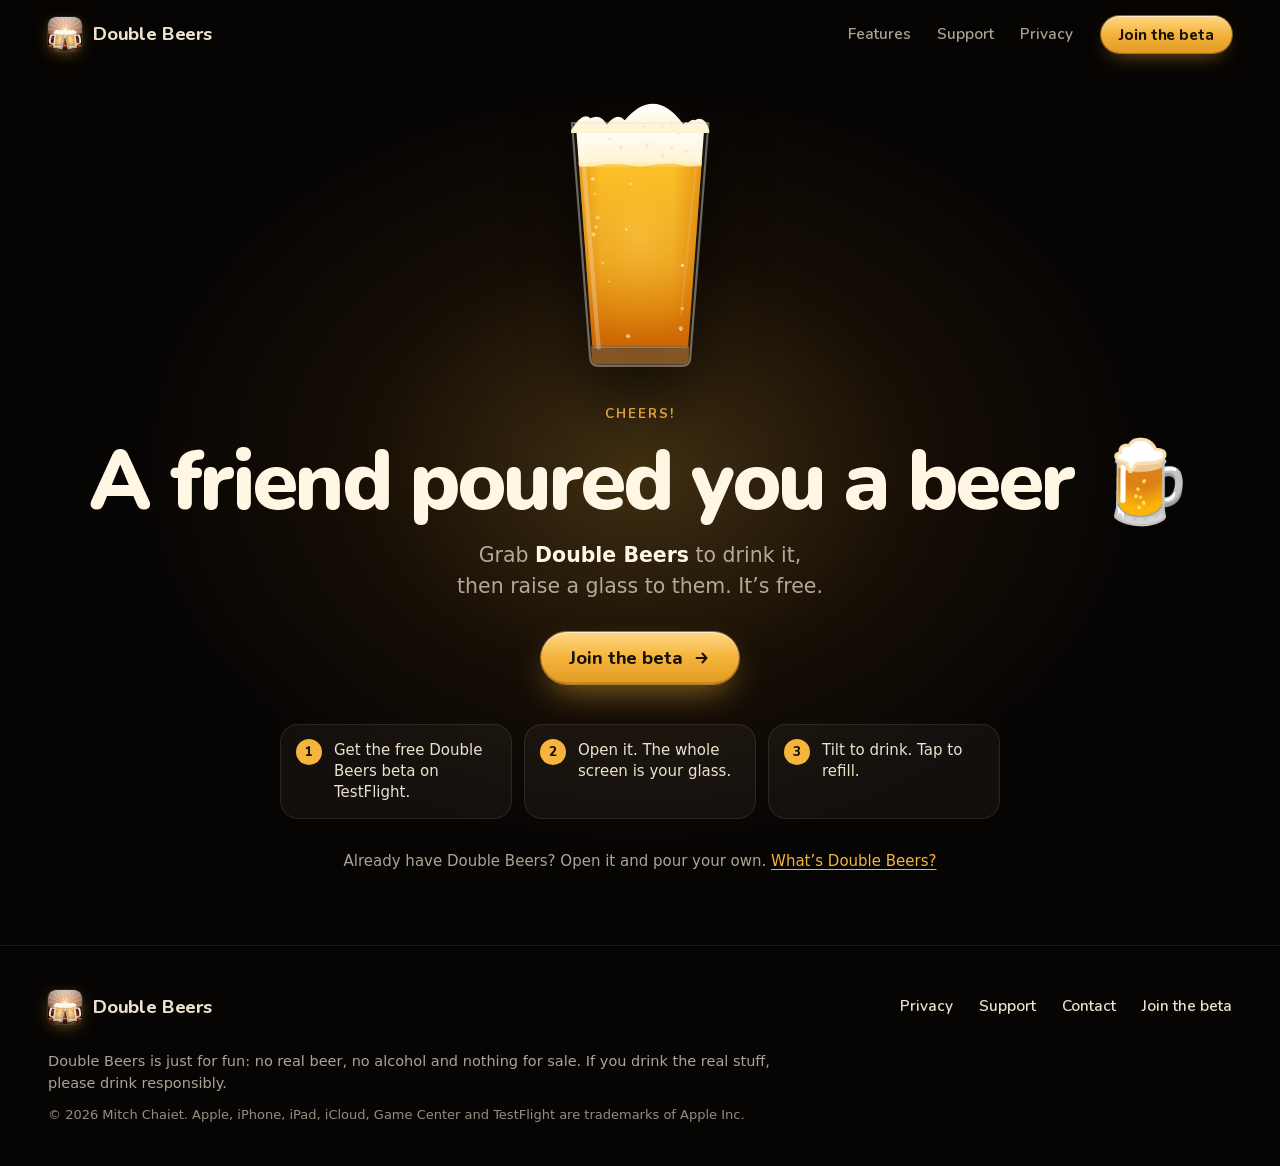
<file: beer/index.html>
<!doctype html>
<!--
  Fallback for "Send a Beer" links: https://doublebeers.com/beer/?c=CODE (a real page, so link previews get a 200).
  /beer/<CODE> paths also land on the same copy via 404.html.
  NOT YET IN THE APP: 1.0 has no Associated Domains entitlement and no onOpenURL handler, so nothing makes these
  links and none would open the app. Keep this page noindex and unlinked, and keep its copy neutral, until the
  release that ships Send a Beer. That release can bring back the "tap the link again and it opens in the app" steps.
-->
<html lang="en">
<head>
<meta charset="utf-8">
<meta name="viewport" content="width=device-width, initial-scale=1, viewport-fit=cover">
<title>A friend poured you a beer 🍺 · Double Beers</title>
<meta name="description" content="A friend poured you a beer. Get Double Beers to drink it.">
<meta name="color-scheme" content="dark">
<meta name="theme-color" content="#070504">
<meta name="robots" content="noindex">
<link rel="canonical" href="https://doublebeers.com/beer/">
<meta name="apple-itunes-app" content="app-id=6824046542">
<meta name="apple-mobile-web-app-title" content="Double Beers">

<meta property="og:type" content="website">
<meta property="og:site_name" content="Double Beers">
<meta property="og:url" content="https://doublebeers.com/beer/">
<!-- The og/twitter title and description match the words baked into og-beer.png. Regenerate the image as
     "A friend poured you a beer" before switching them to match the h1. -->
<meta property="og:title" content="Someone sent you a beer 🍺">
<meta property="og:description" content="Get Double Beers to pour it.">
<meta property="og:image" content="https://doublebeers.com/og-beer.png">
<meta property="og:image:width" content="1200">
<meta property="og:image:height" content="630">
<meta property="og:image:alt" content="Someone sent you a beer. Get Double Beers to pour it.">
<meta name="twitter:card" content="summary_large_image">
<meta name="twitter:title" content="Someone sent you a beer 🍺">
<meta name="twitter:description" content="Get Double Beers to pour it.">
<meta name="twitter:image" content="https://doublebeers.com/og-beer.png">
<meta name="twitter:image:alt" content="Someone sent you a beer. Get Double Beers to pour it.">

<link rel="icon" href="/favicon.ico" sizes="32x32">
<link rel="icon" href="/icon-192.png" type="image/png" sizes="192x192">
<link rel="apple-touch-icon" href="/apple-touch-icon.png">
<link rel="manifest" href="/site.webmanifest">
<link rel="preload" href="/assets/db-rounded.woff2" as="font" type="font/woff2" crossorigin>
<link rel="stylesheet" href="/assets/site.css">
<style>
  main { overflow-x: clip; }
  .gift { position: relative; isolation: isolate; min-height: calc(100svh - 68px); display: grid; place-items: center; padding: 34px 0 72px; text-align: center; }
  .gift::before {
    content: ""; position: absolute; z-index: -1; left: 50%; top: 2%; width: min(1000px, 160vw); height: 760px; transform: translateX(-50%);
    background: radial-gradient(closest-side, rgba(245, 180, 60, .24), rgba(214, 128, 24, .08) 55%, transparent);
    pointer-events: none;
  }
  .glass-hero { width: clamp(132px, 13vw, 168px); margin: 0 auto; filter: drop-shadow(0 30px 30px rgba(0, 0, 0, .6)); animation: bob 5s ease-in-out infinite; }
  @keyframes bob { 0%, 100% { transform: translateY(0) rotate(-1.5deg); } 50% { transform: translateY(-8px) rotate(1.5deg); } }
  .gift h1 { margin: 16px 0 0; color: var(--cream-hi); font: 860 clamp(40px, 6.6vw, 80px)/1 var(--round); letter-spacing: -0.035em; text-wrap: balance; }
  .gift .eyebrow { justify-content: center; margin-top: 28px; }
  .gift .dek { max-width: 520px; margin: 18px auto 0; color: var(--muted); font-size: clamp(18px, 1.6vw, 21px); line-height: 1.5; text-wrap: balance; }
  .gift .dek strong { color: var(--cream-hi); font-weight: 650; }
  .cta-row { display: flex; flex-wrap: wrap; justify-content: center; gap: 12px; margin-top: 30px; }
  .steps { display: grid; grid-template-columns: repeat(3, minmax(0, 1fr)); gap: 12px; max-width: 720px; margin: 40px auto 0; padding: 0; list-style: none; counter-reset: s; text-align: left; }
  .steps li { position: relative; padding: 16px 16px 16px 54px; border-radius: 18px; background: var(--card); box-shadow: inset 0 0 0 1px var(--hair); color: var(--cream); font-size: 15px; line-height: 1.4; counter-increment: s; }
  .steps li::before { content: counter(s); position: absolute; left: 16px; top: 15px; display: grid; place-items: center; width: 26px; height: 26px; border-radius: 50%; background: var(--gold); color: var(--ink); font: 800 13px/1 var(--round); }
  .gift .more { margin: 30px 0 0; color: var(--muted); font-size: 15px; }
  .if-beer { display: none; }
  .is-beer .if-beer { display: block; }
  .is-beer .if-404 { display: none; }
  @media (max-width: 640px) { .steps { grid-template-columns: minmax(0, 1fr); max-width: 360px; } }
  @media (prefers-reduced-motion: reduce) { .glass-hero { animation: none; } .bub { animation: none; } }
  .bub { animation: rise var(--d) linear var(--dl) infinite; }
  @keyframes rise { 0% { transform: translateY(var(--from)); opacity: 0; } 12% { opacity: 1; } 86% { opacity: 1; } 100% { transform: translateY(var(--to)); opacity: 0; } }
</style>
</head>
<body>
<a class="skip" href="#main">Skip to content</a>

<header class="site-header">
  <nav class="nav wrap" aria-label="Main">
    <a class="brand" href="/" aria-label="Double Beers home"><img src="/media/app-icon.webp" width="34" height="34" alt=""><span>Double Beers</span></a>
    <ul class="nav-links">
      <li><a href="/#features">Features</a></li>
      <li><a href="/support/">Support</a></li>
      <li><a href="/privacy/">Privacy</a></li>
    </ul>
    <a class="btn btn-sm" href="https://testflight.apple.com/join/3u9vCuNe">Join the beta</a>
  </nav>
</header>

<main id="main">
  <section class="gift" aria-labelledby="gift-title">
    <div class="wrap">
      <div class="glass-hero"><svg class="pint" viewBox="0 -6 100 166" role="img" aria-label="A full pint of beer, with a fluffy head"><defs><linearGradient id="pg-gift-b" x1="0" y1="0" x2="0" y2="1"><stop offset="0" stop-color="#FCC226"/><stop offset=".55" stop-color="#E79816"/><stop offset="1" stop-color="#CC6602"/></linearGradient><linearGradient id="pg-gift-e" x1="0" y1="0" x2="1" y2="0"><stop offset="0" stop-color="#CC6602" stop-opacity=".75"/><stop offset=".26" stop-color="#CC6602" stop-opacity="0"/><stop offset=".7" stop-color="#CC6602" stop-opacity="0"/><stop offset="1" stop-color="#CC6602" stop-opacity=".8"/></linearGradient><linearGradient id="pg-gift-h" x1="0" y1="0" x2="0" y2="1"><stop offset="0" stop-color="#FFFFFF"/><stop offset="1" stop-color="#FEF2CF"/></linearGradient><radialGradient id="pg-gift-g" cx=".5" cy=".42" r=".55"><stop offset="0" stop-color="#FDCD4D" stop-opacity="0.55"/><stop offset="1" stop-color="#FCC226" stop-opacity="0"/></radialGradient><clipPath id="pg-gift-c"><path d="M11 2H89L78.8 140H21.2Z"/></clipPath></defs><path d="M9 6H91L80.1 147Q79.8 152 75.0 152H25.0Q20.2 152 19.9 147Z" fill="rgba(235,225,205,.05)"/><g clip-path="url(#pg-gift-c)"><rect x="0" y="29.1" width="100" height="110.9" fill="url(#pg-gift-b)"/><rect x="0" y="29.1" width="100" height="110.9" fill="url(#pg-gift-g)"/><rect x="0" y="29.1" width="100" height="110.9" fill="url(#pg-gift-e)"/><g class="bubbles"><circle class="bub" cx="74.4" cy="129.5" r="1.26" fill="#FFF6E4" fill-opacity="0.50" style="--from:8.5px;--to:-97.4px;--d:2.41s;--dl:-1.42s"/><circle class="bub" cx="27.5" cy="90.1" r="0.70" fill="#FFF6E4" fill-opacity="0.51" style="--from:47.9px;--to:-58.0px;--d:3.03s;--dl:-0.67s"/><circle class="bub" cx="21.5" cy="39.6" r="1.12" fill="#FFF6E4" fill-opacity="0.61" style="--from:98.4px;--to:-7.5px;--d:2.99s;--dl:-1.53s"/><circle class="bub" cx="21.9" cy="73.0" r="1.18" fill="#FFF6E4" fill-opacity="0.57" style="--from:65.0px;--to:-40.9px;--d:3.29s;--dl:-2.16s"/><circle class="bub" cx="42.6" cy="134.1" r="1.16" fill="#FFF6E4" fill-opacity="0.58" style="--from:3.9px;--to:-102.0px;--d:2.90s;--dl:-1.66s"/><circle class="bub" cx="23.4" cy="68.5" r="0.93" fill="#FFF6E4" fill-opacity="0.51" style="--from:69.5px;--to:-36.4px;--d:3.51s;--dl:-2.07s"/><circle class="bub" cx="31.2" cy="101.3" r="0.69" fill="#FFF6E4" fill-opacity="0.42" style="--from:36.7px;--to:-69.2px;--d:2.82s;--dl:-2.30s"/><circle class="bub" cx="22.9" cy="48.5" r="0.58" fill="#FFF6E4" fill-opacity="0.64" style="--from:89.5px;--to:-16.4px;--d:2.74s;--dl:-1.57s"/><circle class="bub" cx="41.7" cy="70.1" r="0.78" fill="#FFF6E4" fill-opacity="0.54" style="--from:67.9px;--to:-38.0px;--d:2.79s;--dl:-2.17s"/><circle class="bub" cx="24.4" cy="62.9" r="1.18" fill="#FFF6E4" fill-opacity="0.43" style="--from:75.1px;--to:-30.8px;--d:3.49s;--dl:-2.89s"/><circle class="bub" cx="75.4" cy="91.6" r="1.02" fill="#FFF6E4" fill-opacity="0.69" style="--from:46.4px;--to:-59.5px;--d:3.91s;--dl:-0.65s"/><circle class="bub" cx="44.3" cy="42.7" r="0.57" fill="#FFF6E4" fill-opacity="0.69" style="--from:95.3px;--to:-10.6px;--d:3.67s;--dl:-2.52s"/><circle class="bub" cx="75.3" cy="117.5" r="0.98" fill="#FFF6E4" fill-opacity="0.47" style="--from:20.5px;--to:-85.4px;--d:3.98s;--dl:-2.98s"/><circle class="bub" cx="43.4" cy="134.4" r="0.70" fill="#FFF6E4" fill-opacity="0.42" style="--from:3.6px;--to:-102.3px;--d:2.39s;--dl:-1.11s"/><circle class="bub" cx="74.5" cy="130.4" r="0.72" fill="#FFF6E4" fill-opacity="0.41" style="--from:7.6px;--to:-98.3px;--d:2.44s;--dl:-1.29s"/></g><path d="M9 7H91L90 31.1L89.0 31.2 79.2 32.0 69.5 30.4 59.8 30.9 50.0 32.2 40.2 30.9 30.5 30.7 20.8 32.2 11.0 32.0 L10 31.1Z" fill="url(#pg-gift-h)"/><circle cx="77.7" cy="23.1" r="0.83" fill="#DBD2C5" opacity=".45"/><circle cx="63.5" cy="25.8" r="1.01" fill="#DBD2C5" opacity=".45"/><circle cx="31.7" cy="15.6" r="0.83" fill="#DBD2C5" opacity=".45"/><circle cx="69.0" cy="20.6" r="0.94" fill="#DBD2C5" opacity=".45"/><circle cx="72.9" cy="12.1" r="1.00" fill="#DBD2C5" opacity=".45"/><circle cx="38.3" cy="20.7" r="1.17" fill="#DBD2C5" opacity=".45"/><circle cx="32.4" cy="28.2" r="0.56" fill="#DBD2C5" opacity=".45"/><circle cx="54.3" cy="20.3" r="0.69" fill="#DBD2C5" opacity=".45"/><circle cx="54.3" cy="19.0" r="0.86" fill="#DBD2C5" opacity=".45"/><circle cx="65.3" cy="10.1" r="0.80" fill="#DBD2C5" opacity=".45"/><rect x="0" y="29.5" width="100" height="3" fill="#FEE093" opacity=".35"/></g><path d="M8.5 12.0 L8.5 10.2 Q15.6 -1.2 20.1 3.2 Q26.3 0.2 30.0 7.1 Q30.3 6.3 30.5 6.4 Q36.2 -0.6 40.7 4.4 Q58.6 -16.5 75.9 6.7 Q77.7 4.9 78.6 6.0 Q81.6 3.1 83.0 4.4 Q88.5 1.1 91.5 10.2 L91.5 12.0 Z" fill="url(#pg-gift-h)"/><circle cx="68.8" cy="6.1" r="1.02" fill="#E0D9CD" opacity=".4"/><circle cx="30.4" cy="8.2" r="0.60" fill="#E0D9CD" opacity=".4"/><circle cx="46.7" cy="7.2" r="0.55" fill="#E0D9CD" opacity=".4"/><circle cx="63.2" cy="7.4" r="0.91" fill="#E0D9CD" opacity=".4"/><circle cx="52.6" cy="7.7" r="0.82" fill="#E0D9CD" opacity=".4"/><path d="M20.6 140H79.4L79.1 148Q78.9 151 75.0 151H25.0Q21.1 151 20.9 148Z" fill="#D48535" opacity=".55"/><path d="M21.6 140.8H78.4" stroke="#fff" stroke-opacity=".22" stroke-width="1"/><path d="M9 6H91L80.1 147Q79.8 152 75.0 152H25.0Q20.2 152 19.9 147Z" fill="none" stroke="rgba(235,225,205,.42)" stroke-width="1.3" stroke-linejoin="round"/><path d="M14.5 12L25.0 141" stroke="#fff" stroke-opacity=".26" stroke-width="2.6" stroke-linecap="round"/><path d="M85 18L74.5 121" stroke="#fff" stroke-opacity=".1" stroke-width="1.4" stroke-linecap="round"/></svg></div>
      <p class="eyebrow">Cheers!</p>
      <h1 id="gift-title">A friend poured you a beer &#127866;</h1>
      <p class="dek">Grab <strong>Double Beers</strong> to drink it, then raise a glass to them. It&rsquo;s free.</p>
      <div class="cta-row">
        <a class="btn" href="https://testflight.apple.com/join/3u9vCuNe">Join the beta <svg viewBox="0 0 20 20" aria-hidden="true"><path d="M4 10h11m-4.5-5L15 10l-4.5 5" fill="none" stroke="currentColor" stroke-width="2.2" stroke-linecap="round" stroke-linejoin="round"/></svg></a>
        <!-- APP STORE BADGE SLOT: delete `hidden` once Double Beers is live on the App Store. -->
        <a class="btn btn-ghost appstore-badge" href="https://apps.apple.com/app/id6824046542" data-slot="app-store" hidden>Download on the App Store</a>
      </div>
      <ol class="steps">
        <li>Get the free Double Beers beta on TestFlight.</li>
        <li>Open it. The whole screen is your glass.</li>
        <li>Tilt to drink. Tap to refill.</li>
      </ol>
      <p class="more">Already have Double Beers? Open it and pour your own. <a href="/">What&rsquo;s Double Beers?</a></p>
    </div>
  </section>
</main>

<footer class="site-footer">
  <div class="wrap">
    <div class="foot-top">
      <a class="brand" href="/"><img src="/media/app-icon.webp" width="34" height="34" alt="" loading="lazy"><span>Double Beers</span></a>
      <ul class="foot-links">
        <li><a href="/privacy/">Privacy</a></li>
        <li><a href="/support/">Support</a></li>
        <li><a href="mailto:support@doublebeers.com">Contact</a></li>
        <li><a href="https://testflight.apple.com/join/3u9vCuNe">Join the beta</a></li>
      </ul>
    </div>
    <p class="foot-note">Double Beers is just for fun: no real beer, no alcohol and nothing for sale. If you drink the real stuff, please drink responsibly.</p>
    <p class="foot-legal">&copy; 2026 Mitch Chaiet. Apple, iPhone, iPad, iCloud, Game Center and TestFlight are trademarks of Apple Inc.</p>
  </div>
</footer>

<script>
(() => {
  const h = document.querySelector('.site-header');
  const f = () => h.classList.toggle('is-stuck', window.scrollY > 8);
  addEventListener('scroll', f, { passive: true });
  f();
})();
</script>
</body>
</html>
</file>
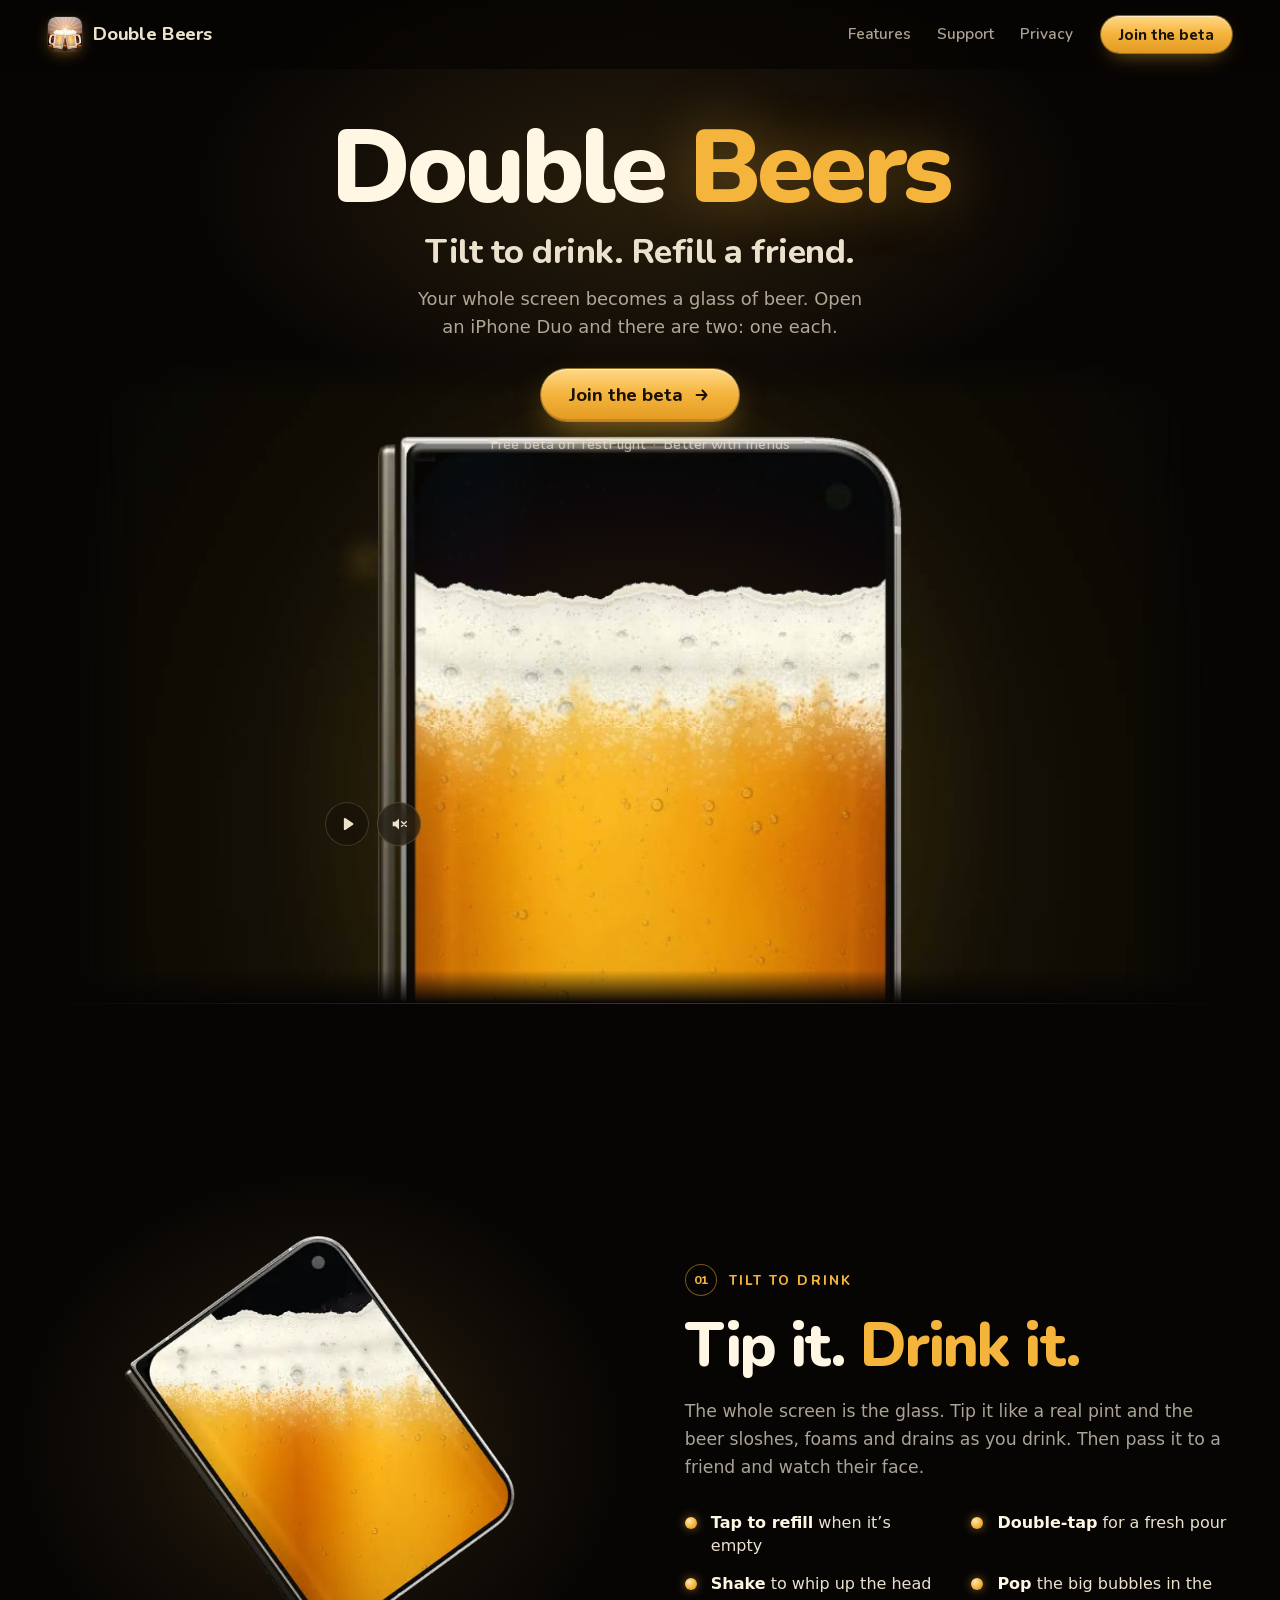
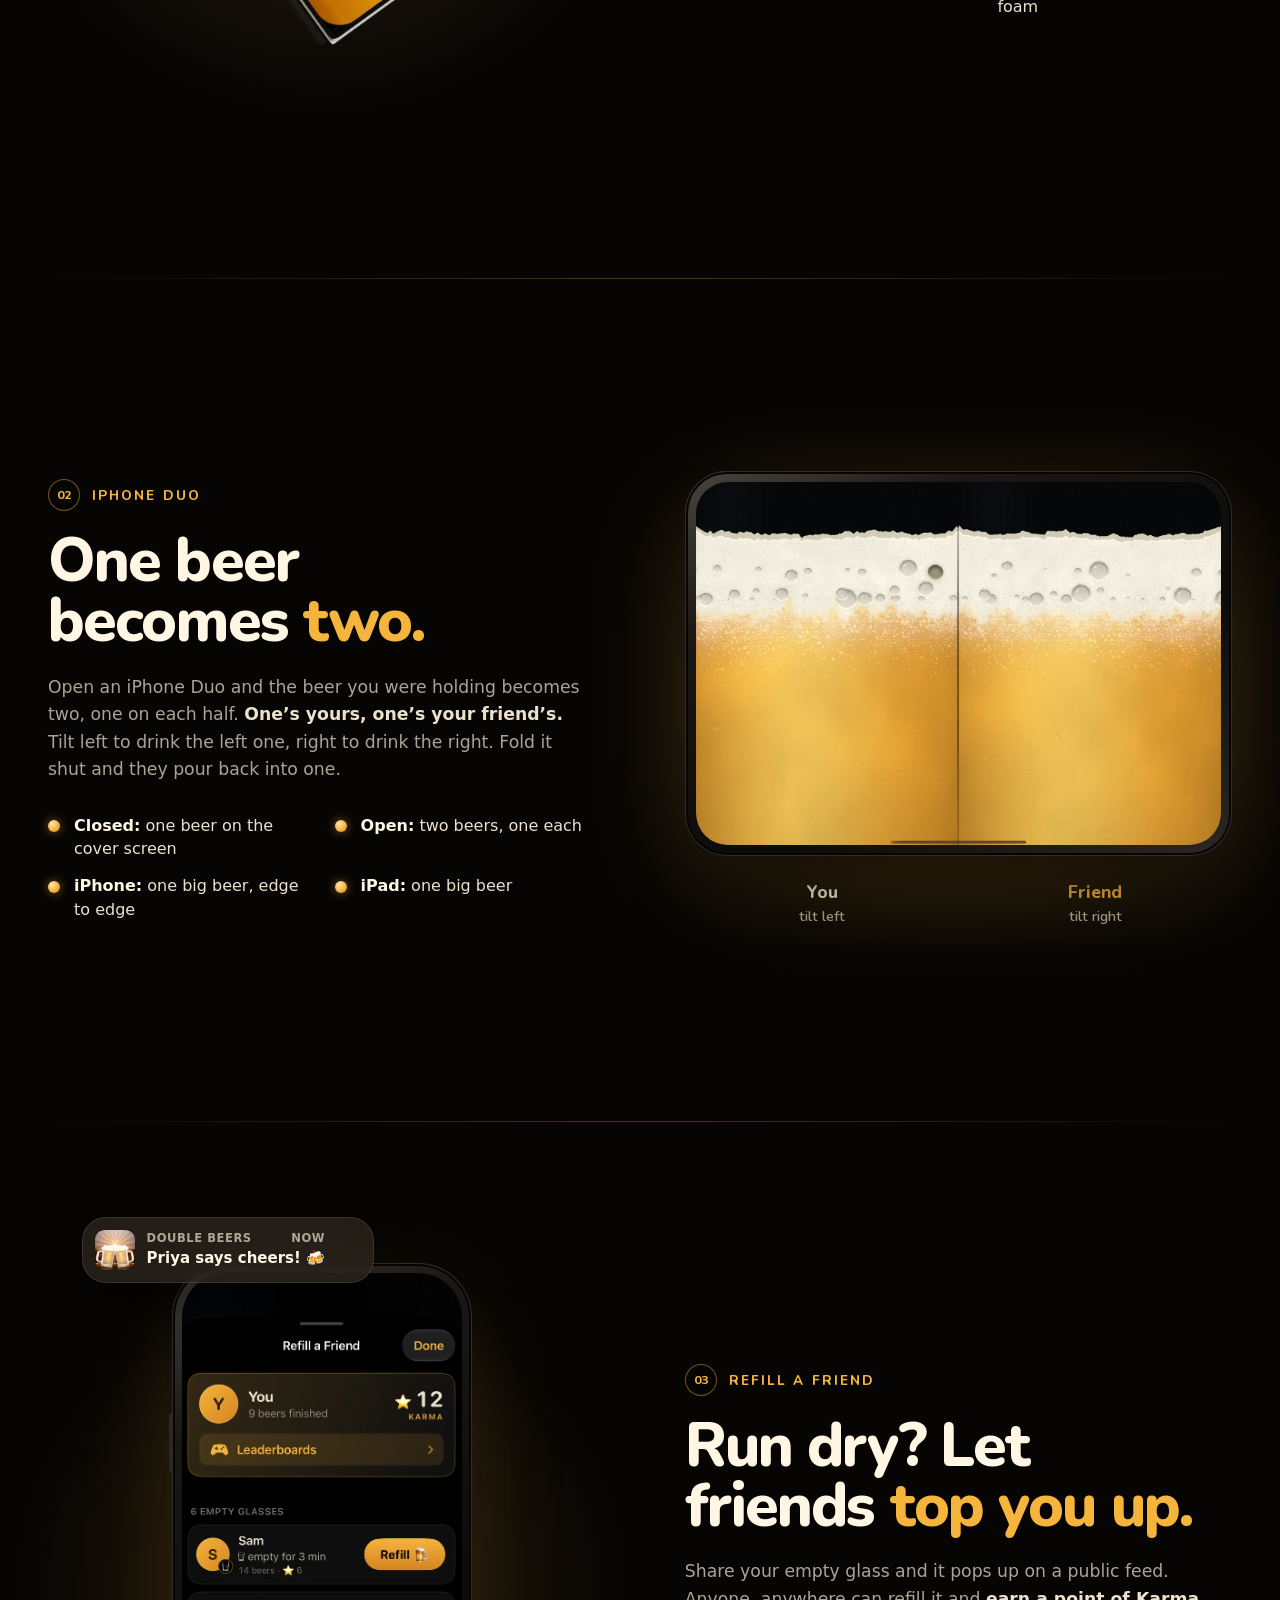
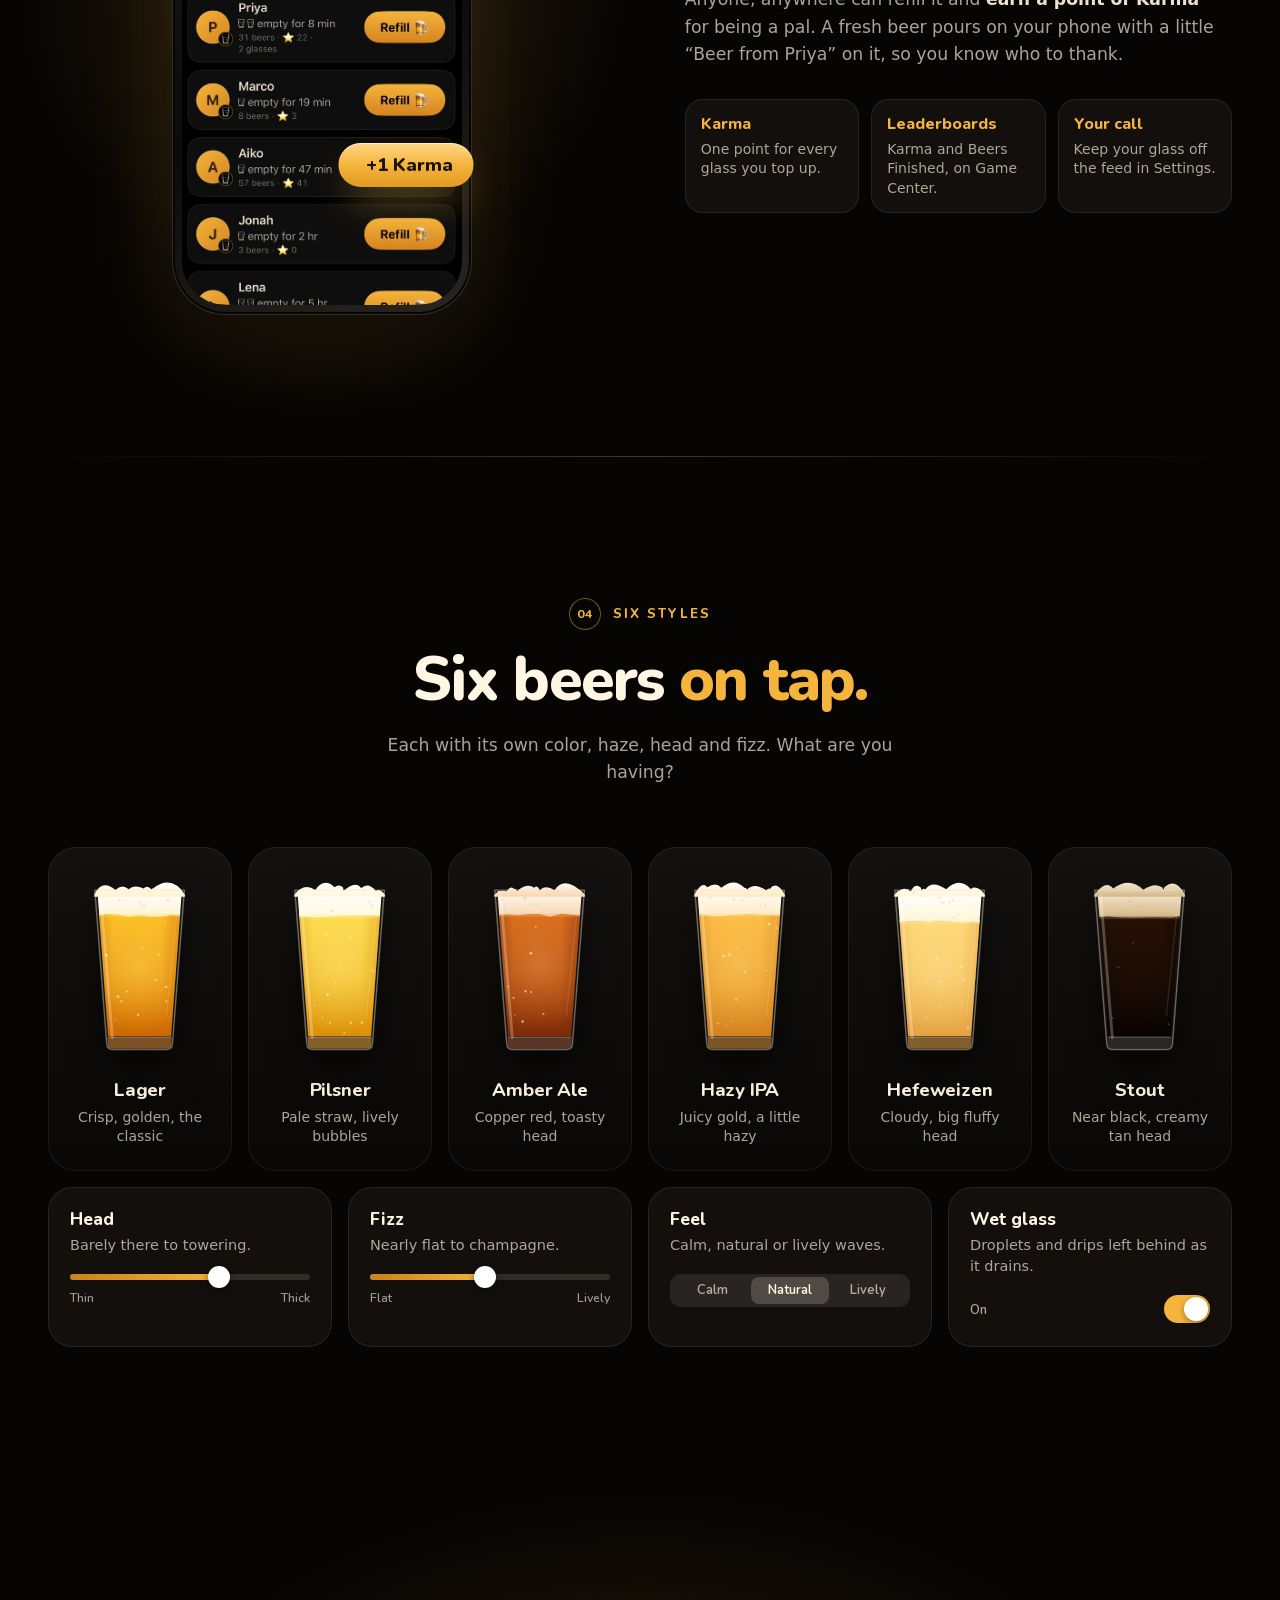
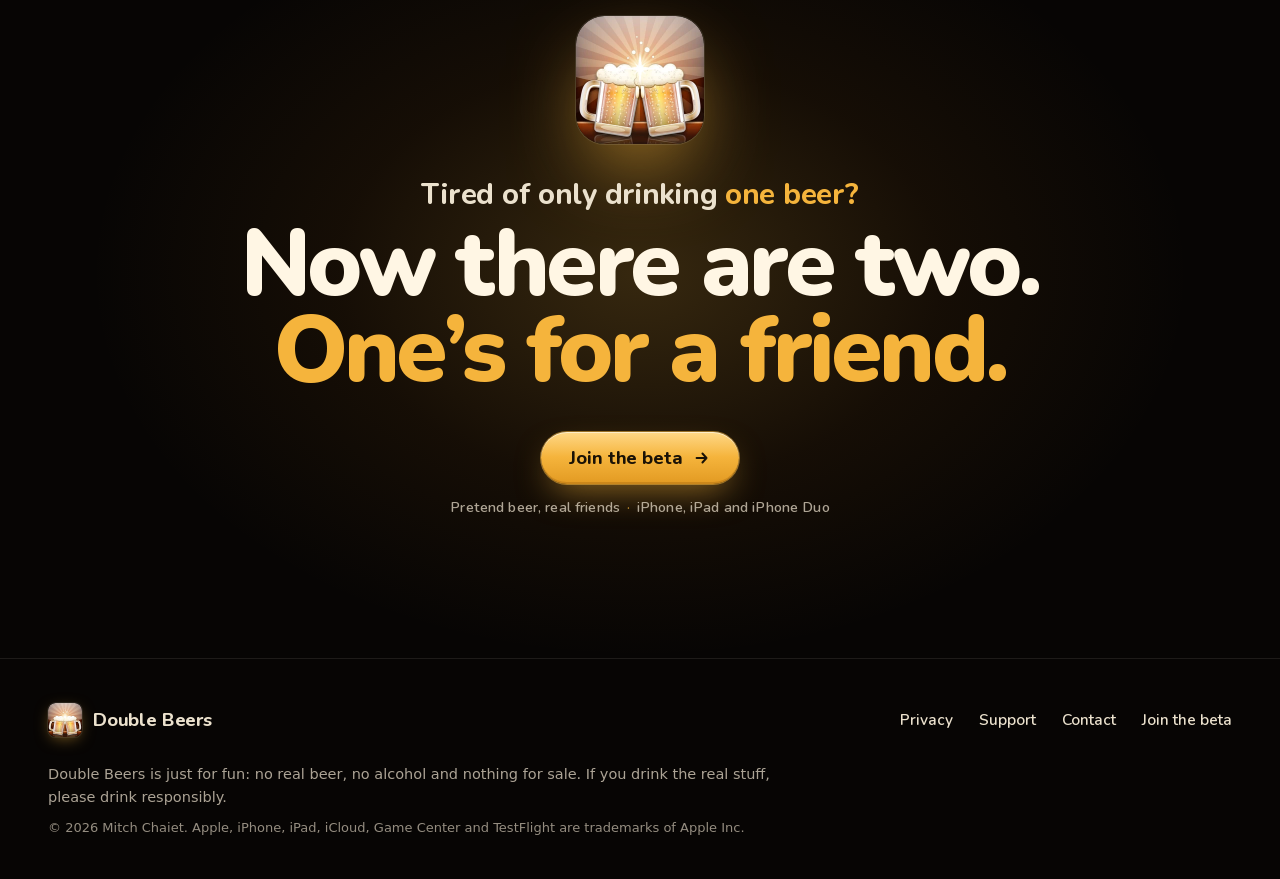
<file: double-beers/index.html>
<!doctype html>
<!-- Safety net: early App Store metadata drafts used https://<host>/double-beers/... URLs. This page moved to / -->
<html lang="en">
<head>
<meta charset="utf-8">
<title>Double Beers · Double Beers</title>
<link rel="canonical" href="https://doublebeers.com/">
<meta http-equiv="refresh" content="0; url=/">
<script>location.replace('/' + location.hash);</script>
</head>
<body style="background:#070504;color:#EBE1CD;font:17px/1.5 system-ui,sans-serif;padding:40px">
<p>This page moved to <a href="/" style="color:#F5B43C">doublebeers.com/</a>.</p>
</body>
</html>
</file>
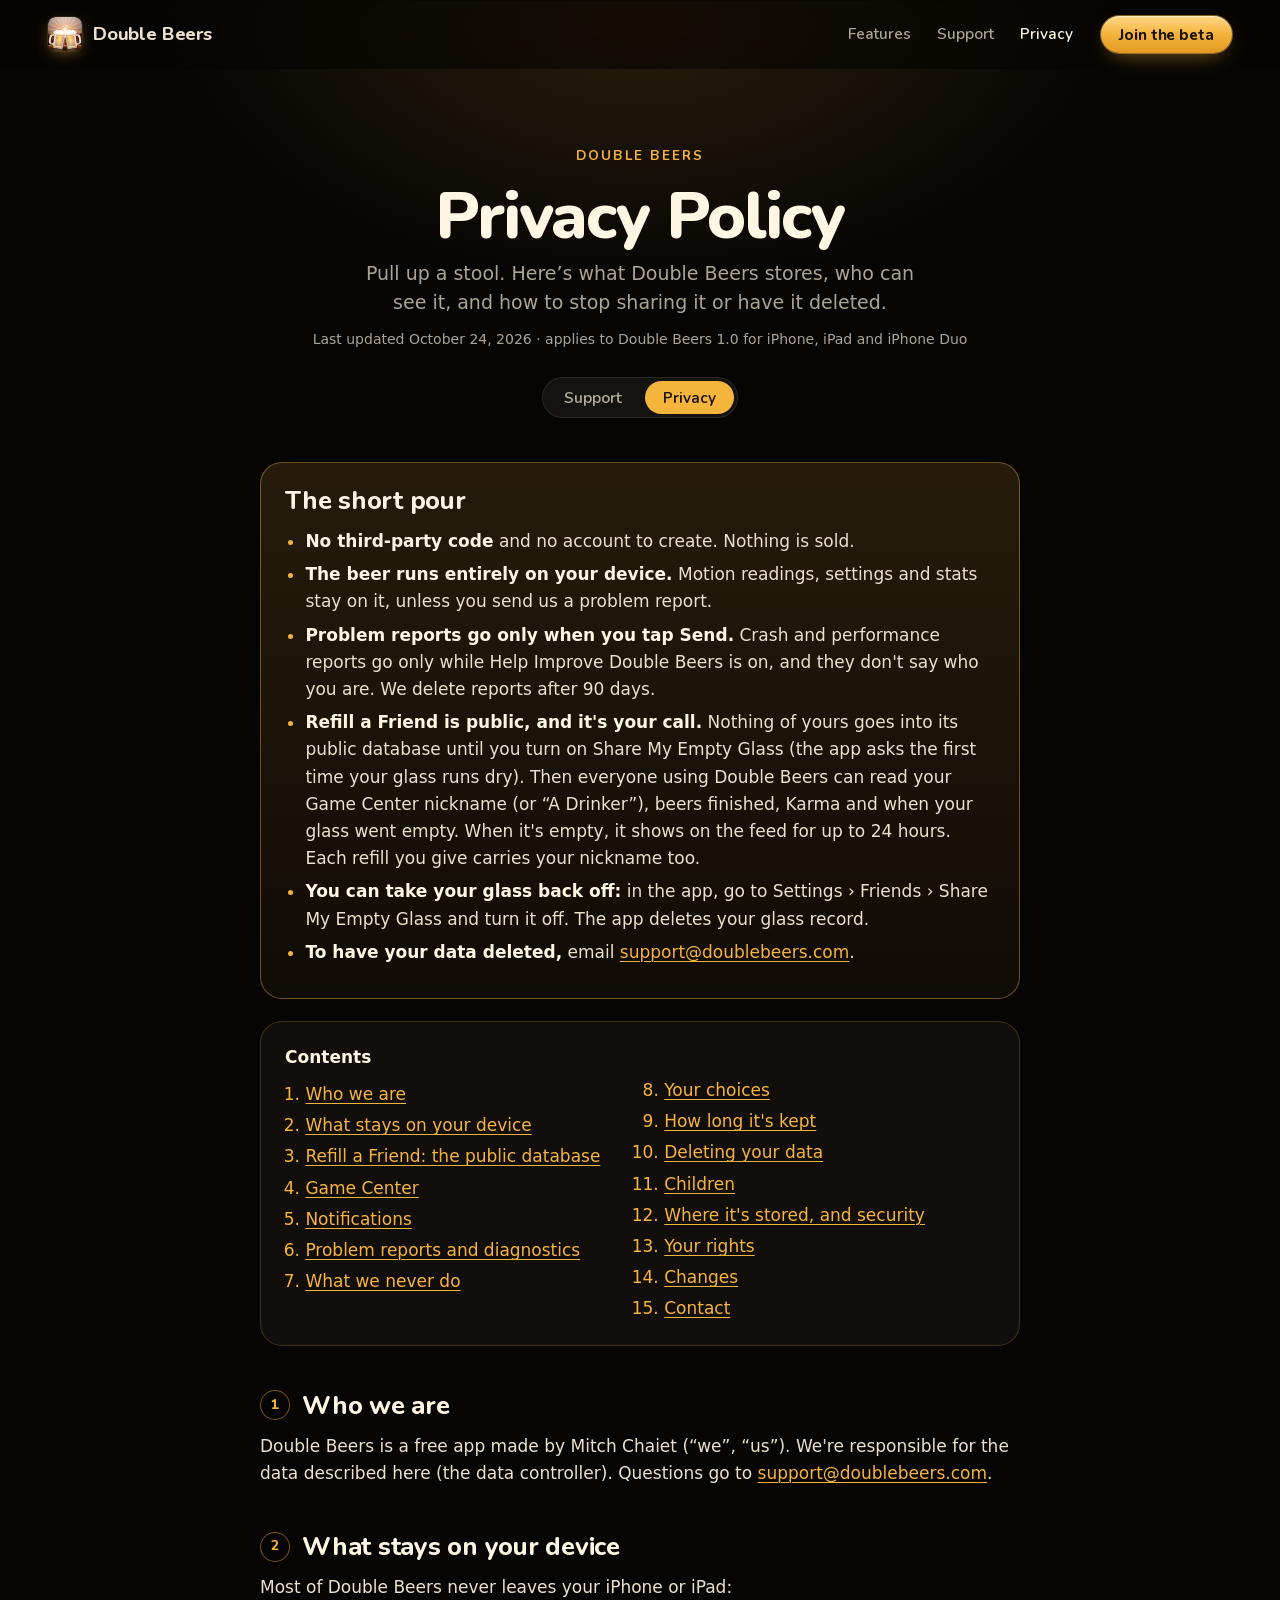
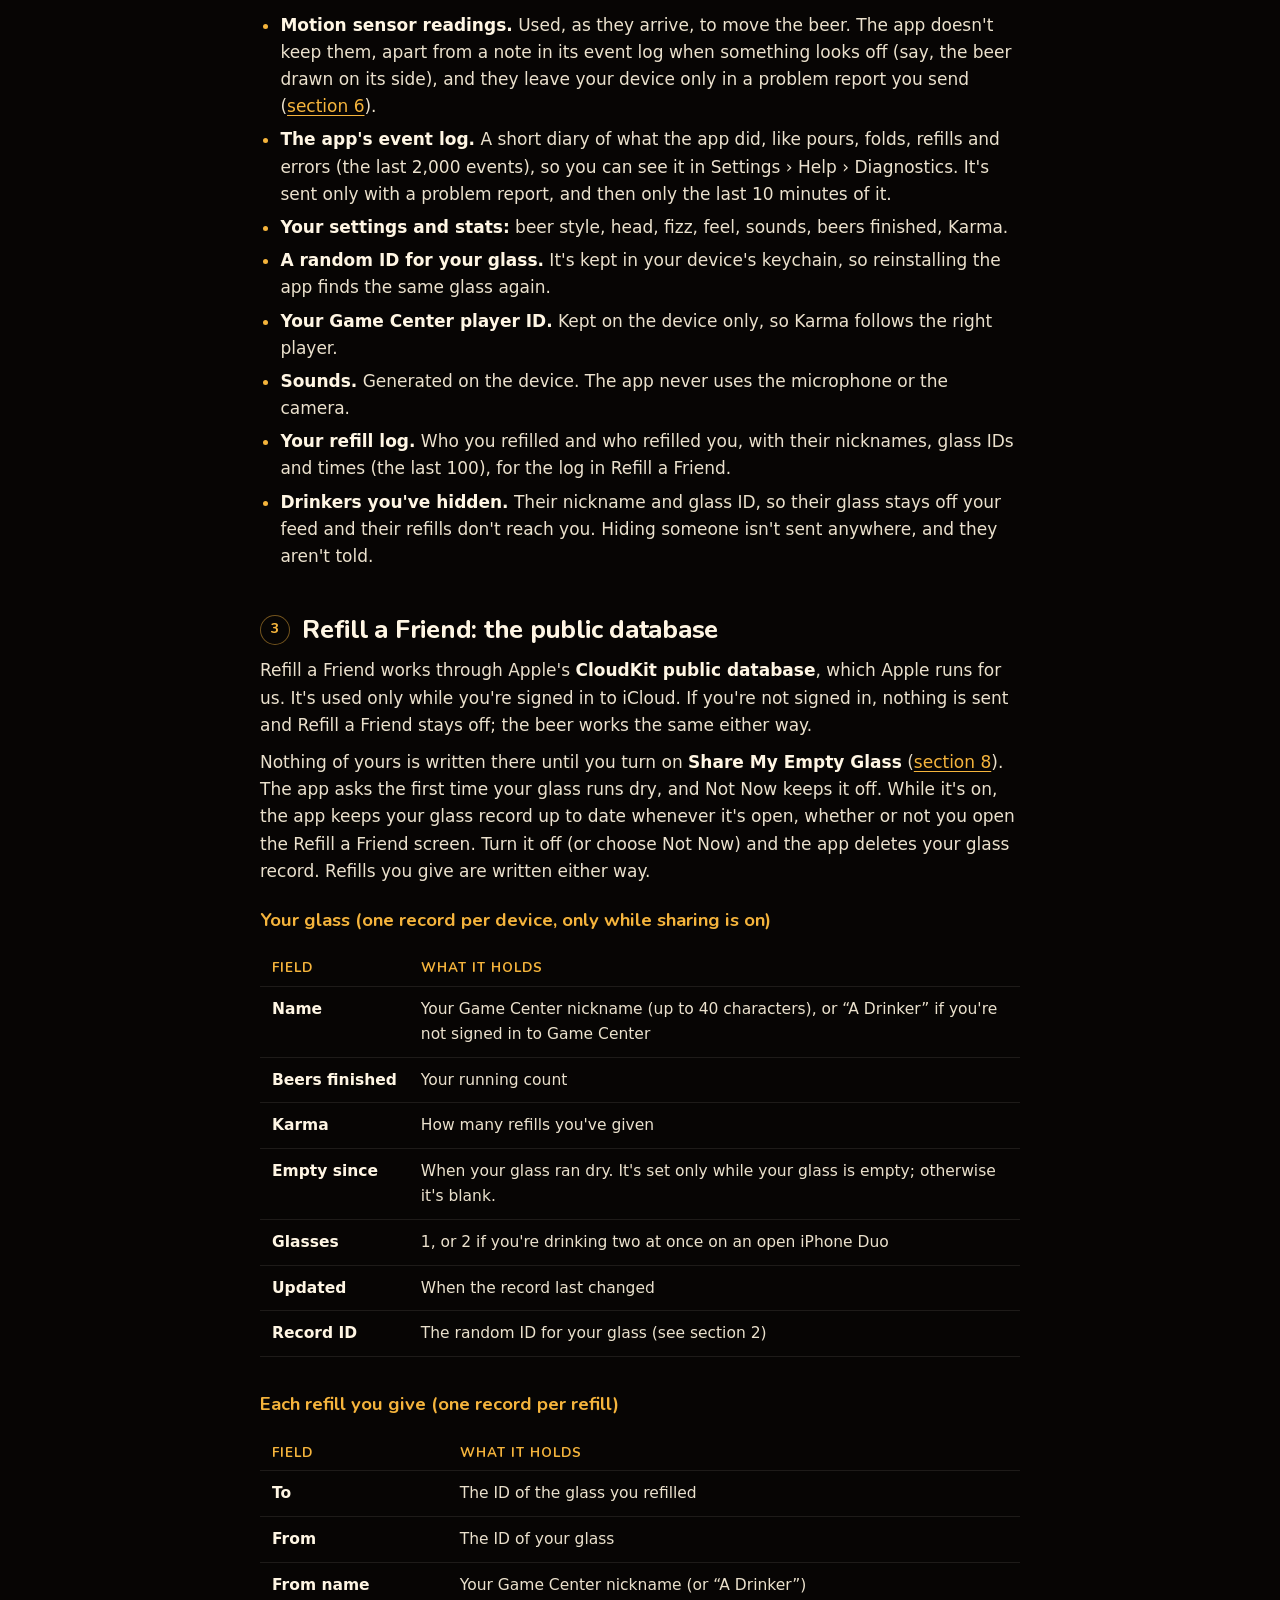
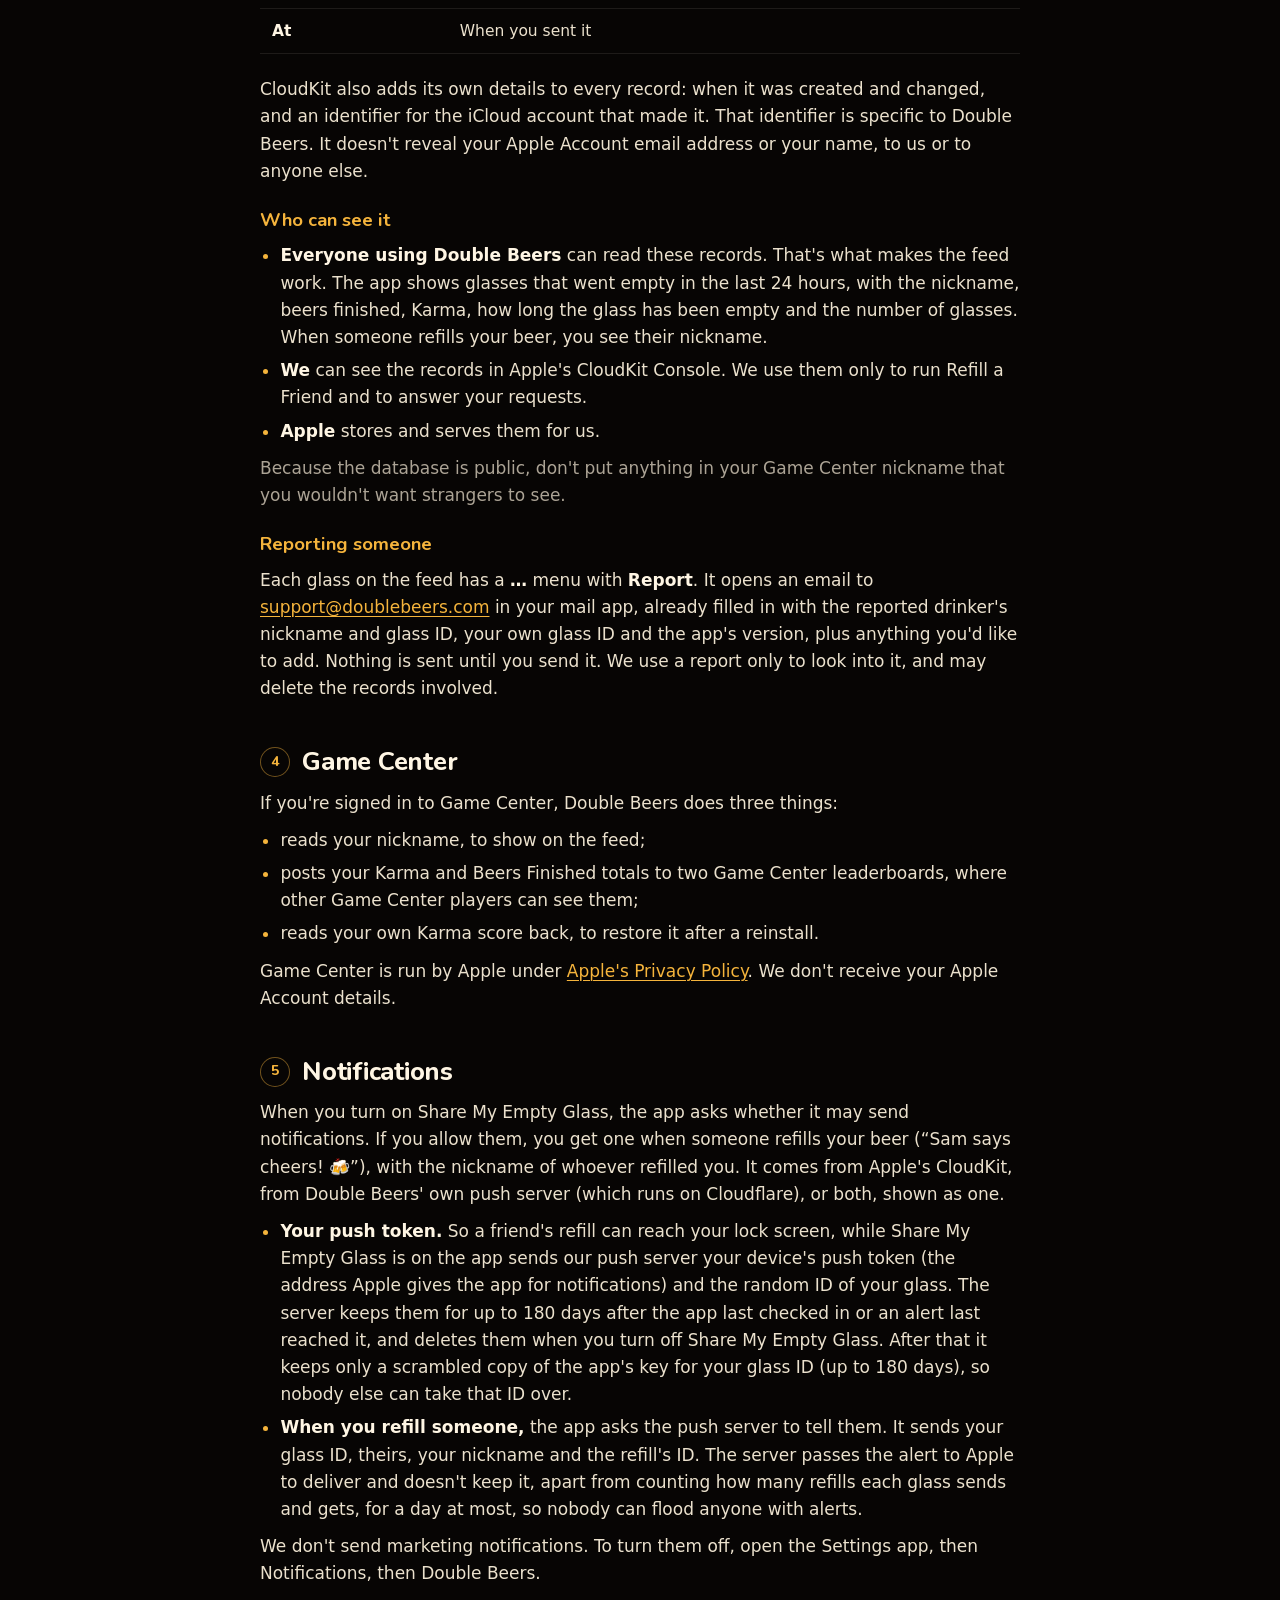
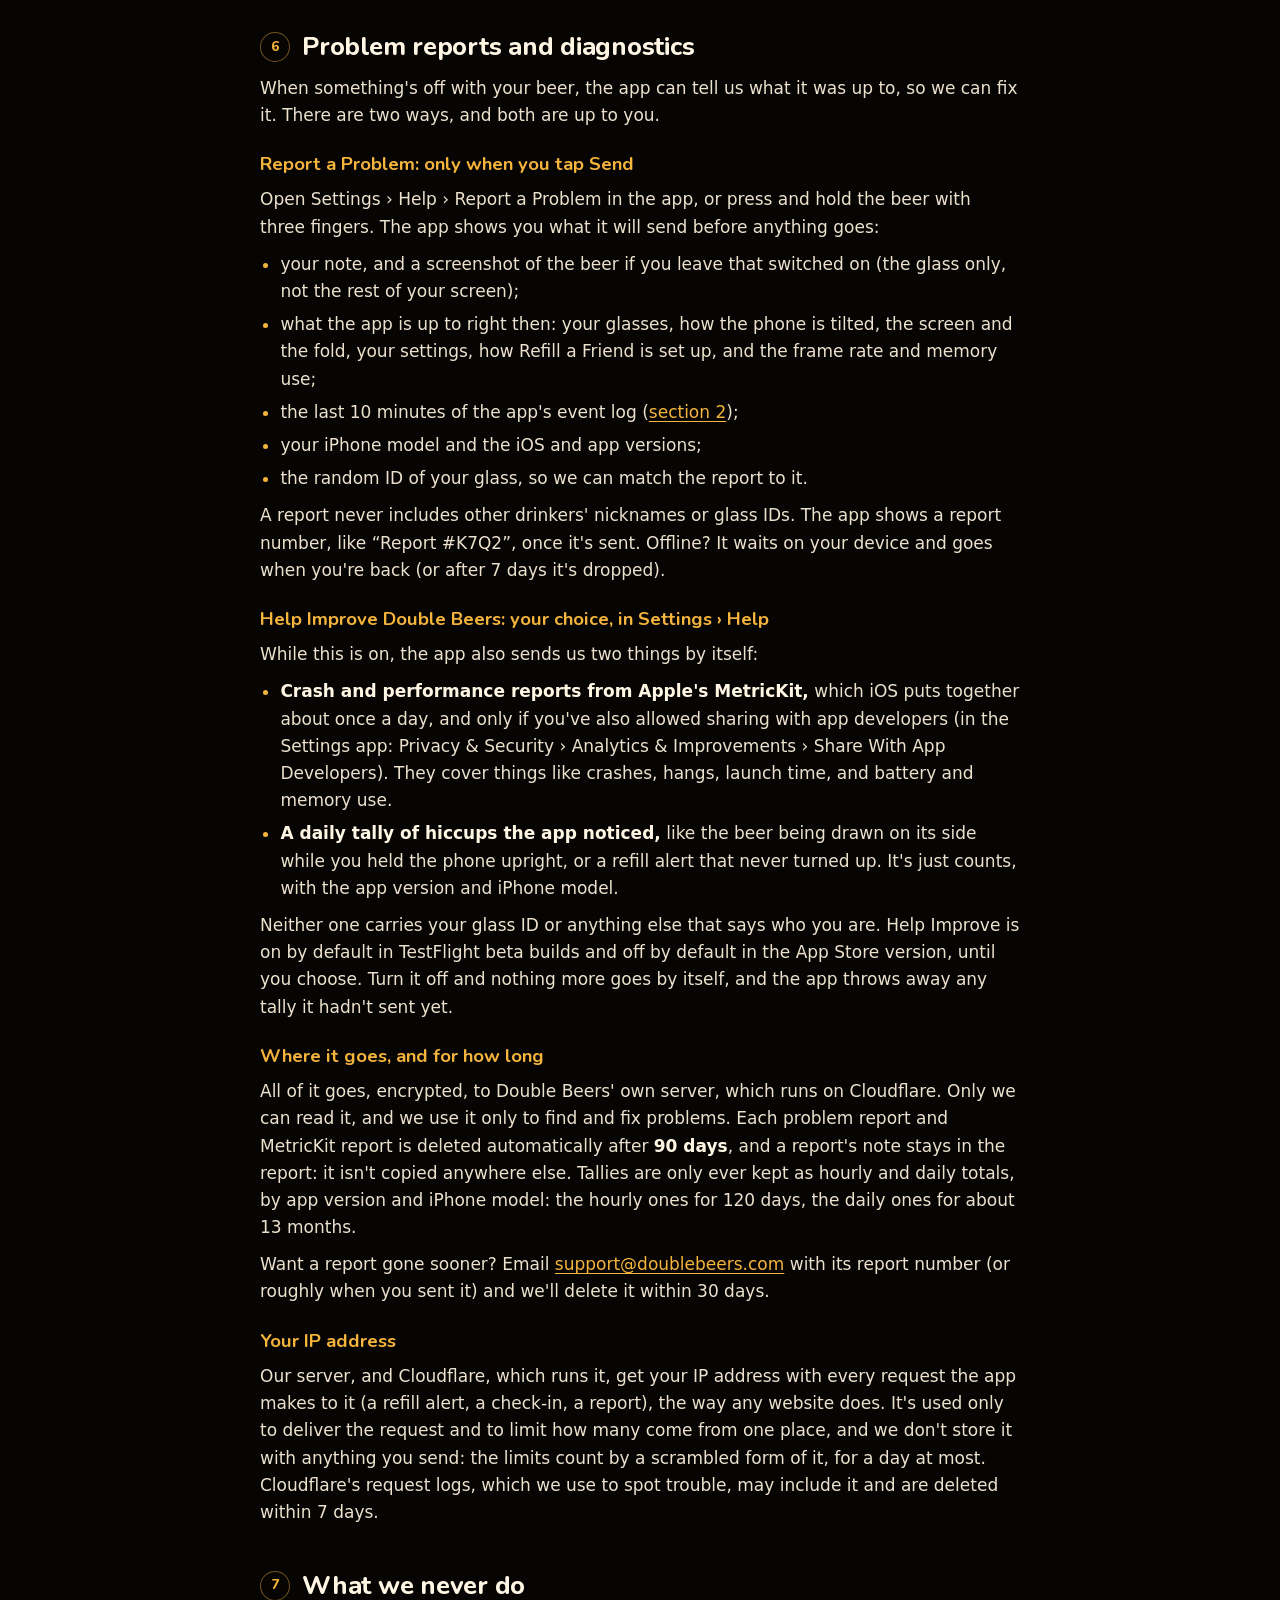
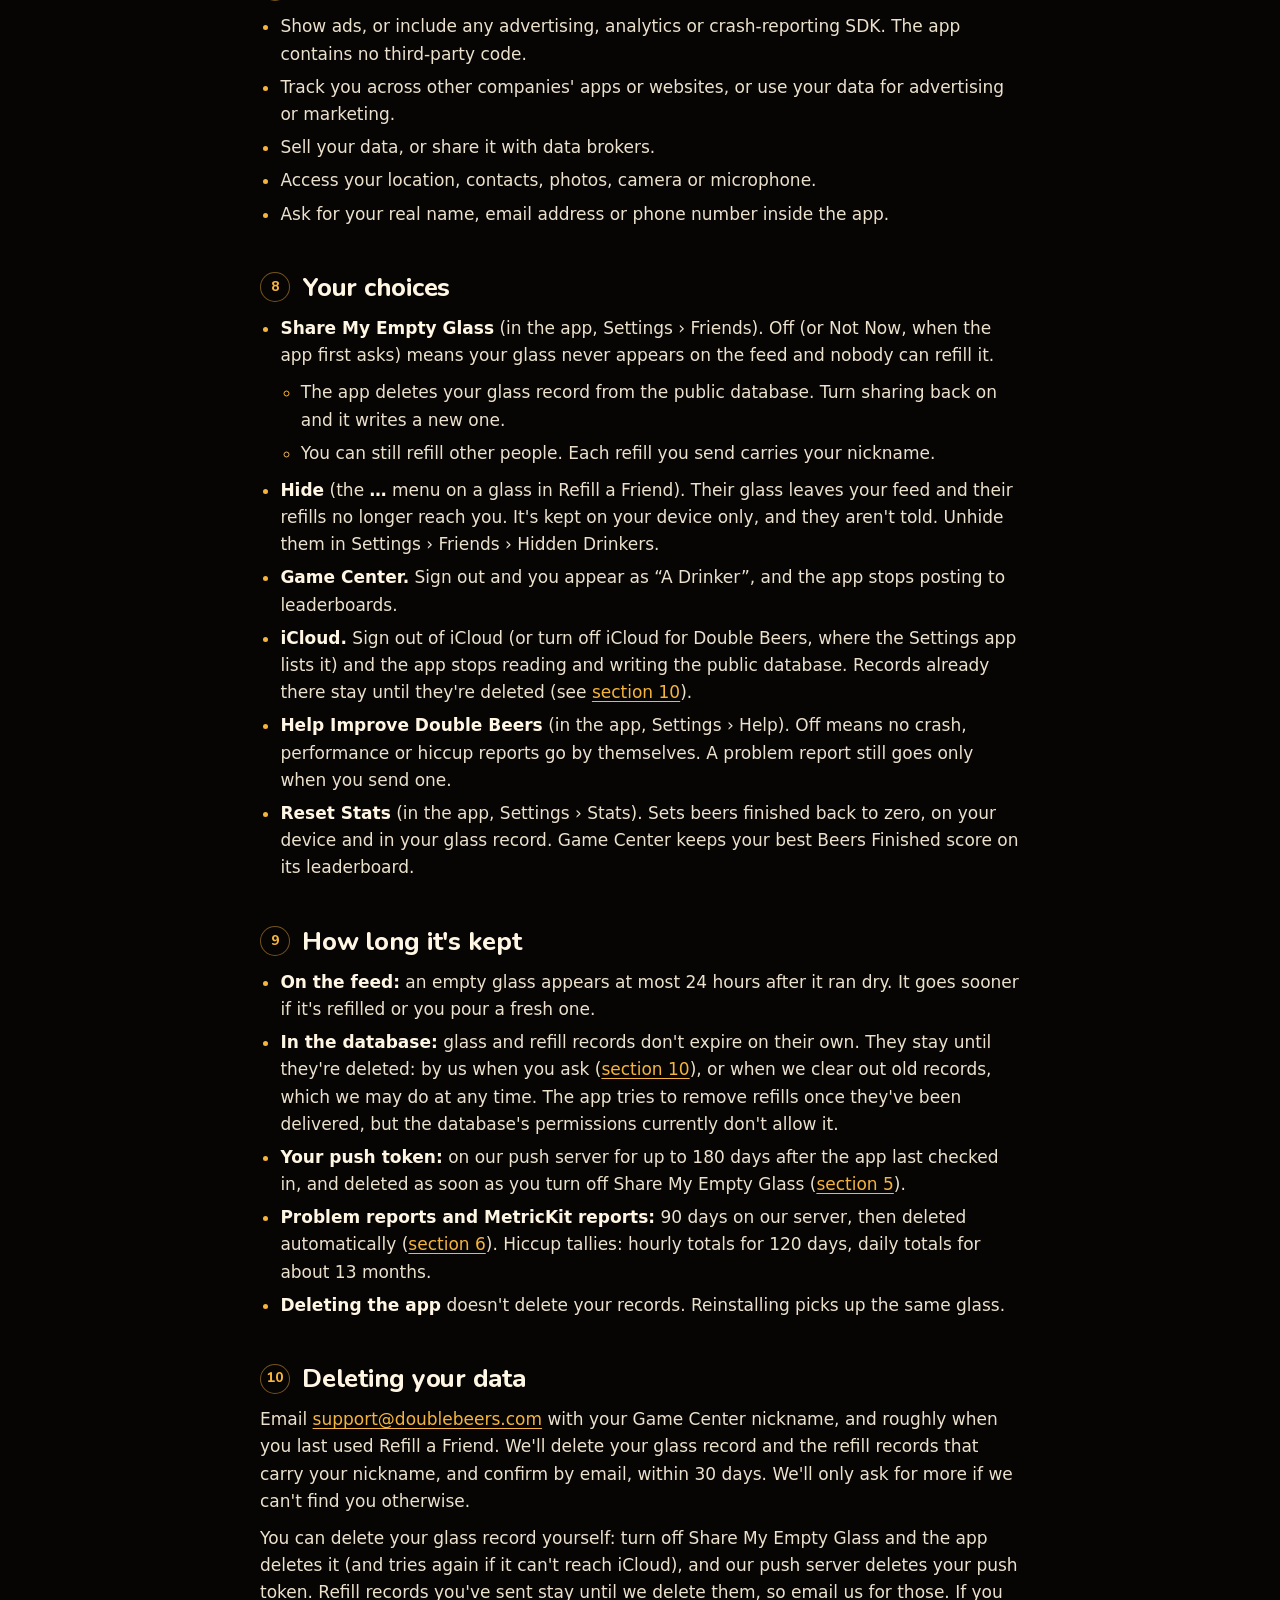
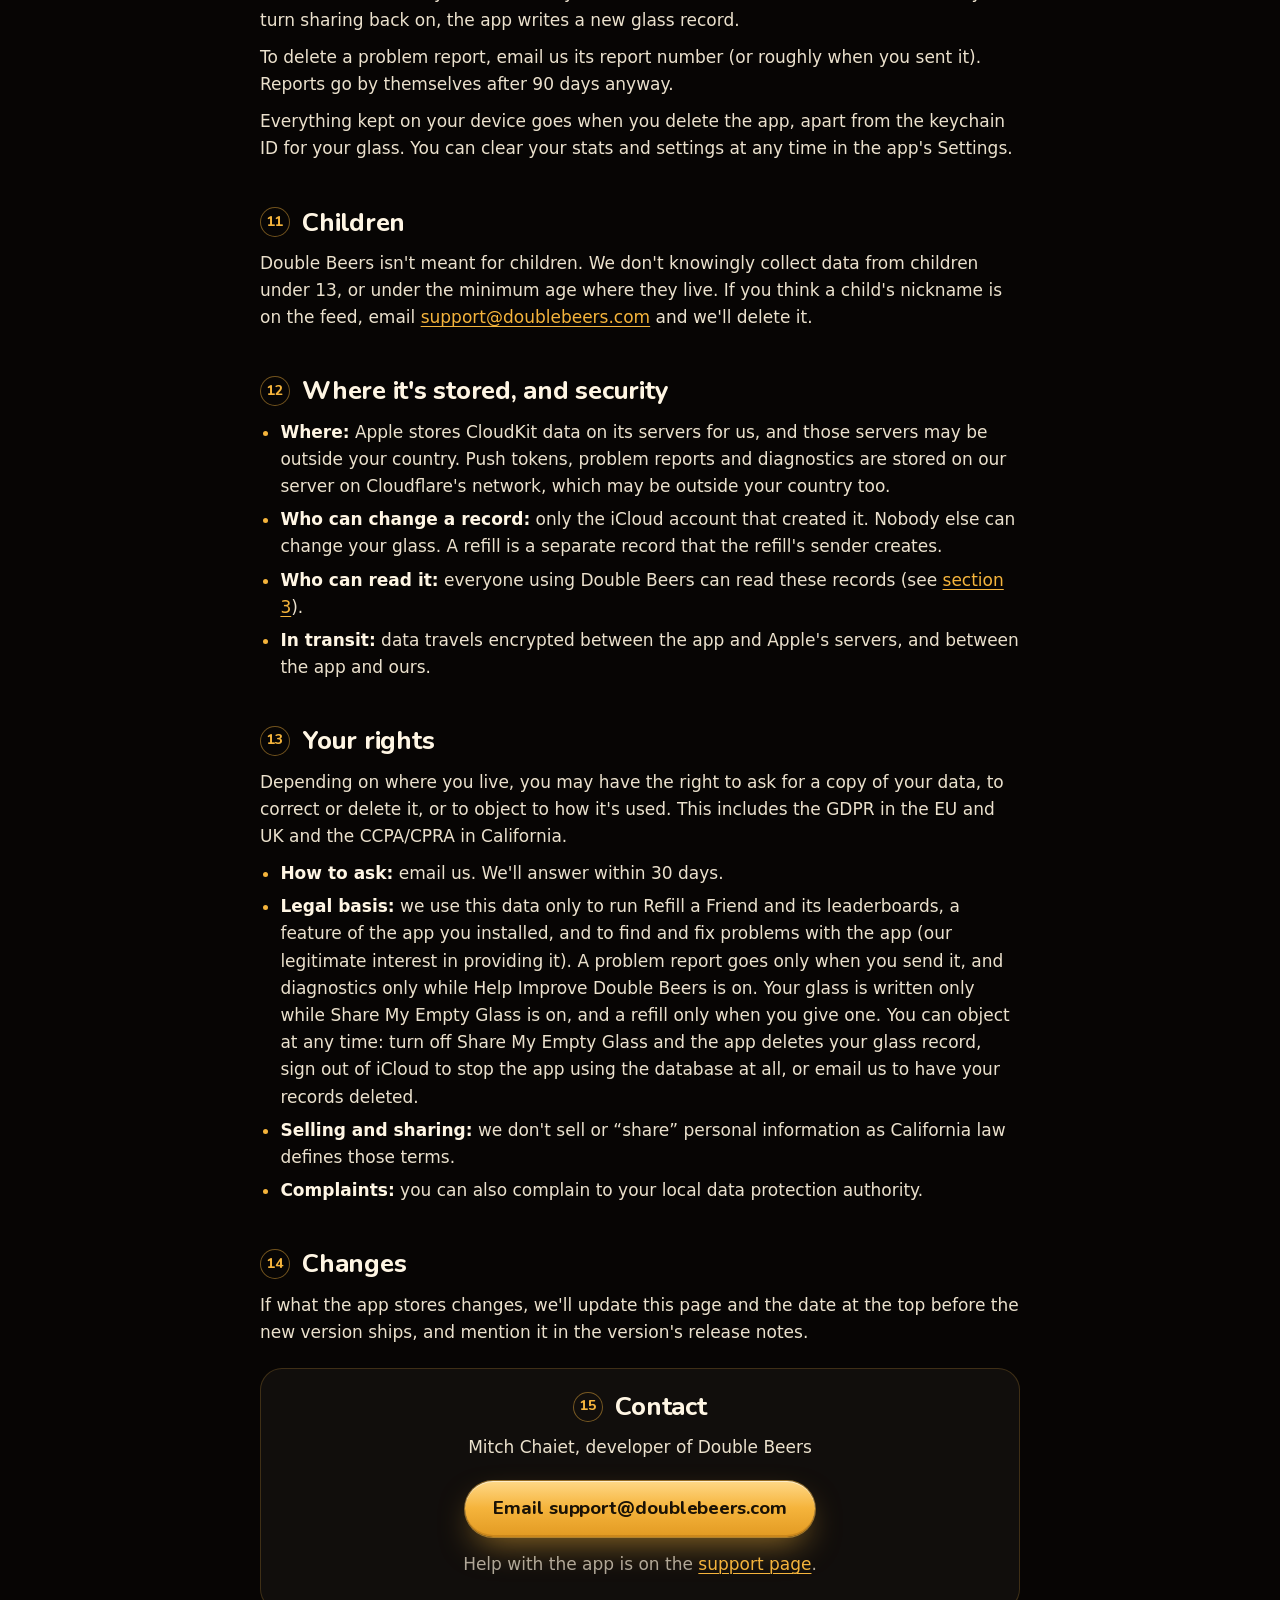
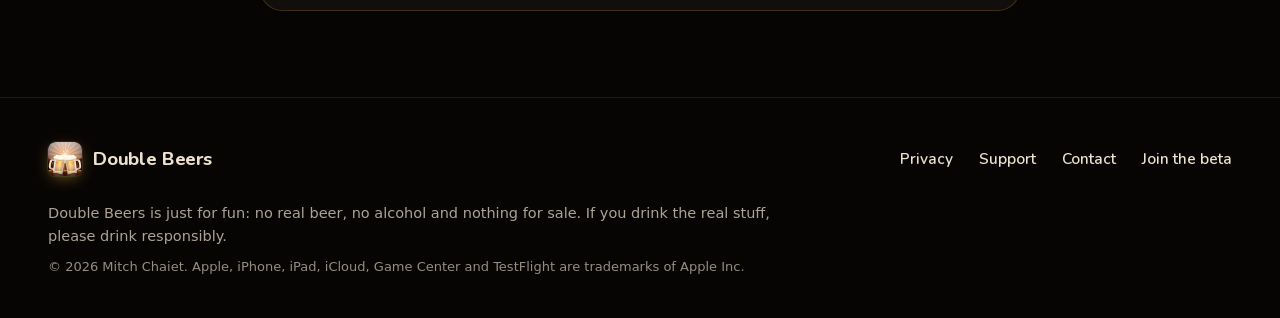
<file: privacy/index.html>
<!doctype html>
<!--
  Double Beers privacy policy. Facts match the 1.0 code (CloudKitBackend.swift, SocialHub.swift,
  GameCenter.swift; refill alerts: App/Social/PushServer.swift and push-worker/src/push.js; problem
  reports and diagnostics: App/Diagnostics/*.swift and the push server's push-worker/src/reports.js
  and stats.js). If the app changes what it stores, change this page.
-->
<html lang="en">
<head>
<meta charset="utf-8">
<meta name="viewport" content="width=device-width, initial-scale=1, viewport-fit=cover">
<title>Privacy Policy · Double Beers</title>
<meta name="description" content="What Double Beers stores, who can see it, and how to stop sharing or delete it.">
<meta name="color-scheme" content="dark">
<meta name="theme-color" content="#070504">
<link rel="canonical" href="https://doublebeers.com/privacy/">
<meta name="apple-itunes-app" content="app-id=6824046542">
<meta name="apple-mobile-web-app-title" content="Double Beers">

<meta property="og:type" content="website">
<meta property="og:site_name" content="Double Beers">
<meta property="og:url" content="https://doublebeers.com/privacy/">
<meta property="og:title" content="Privacy Policy · Double Beers">
<meta property="og:description" content="What Double Beers stores, who can see it, and how to stop sharing or delete it.">
<meta property="og:image" content="https://doublebeers.com/og-image.png">
<meta property="og:image:width" content="1200">
<meta property="og:image:height" content="630">
<meta property="og:image:alt" content="Double Beers: an iPhone with one beer and an open iPhone Duo with two beers.">
<meta name="twitter:card" content="summary_large_image">
<meta name="twitter:title" content="Privacy Policy · Double Beers">
<meta name="twitter:description" content="What Double Beers stores, who can see it, and how to stop sharing or delete it.">
<meta name="twitter:image" content="https://doublebeers.com/og-image.png">
<meta name="twitter:image:alt" content="Double Beers: an iPhone with one beer and an open iPhone Duo with two beers.">

<link rel="icon" href="/favicon.ico" sizes="32x32">
<link rel="icon" href="/icon-192.png" type="image/png" sizes="192x192">
<link rel="apple-touch-icon" href="/apple-touch-icon.png">
<link rel="manifest" href="/site.webmanifest">
<link rel="preload" href="/assets/db-rounded.woff2" as="font" type="font/woff2" crossorigin>
<link rel="stylesheet" href="/assets/site.css">
<link rel="stylesheet" href="/assets/doc.css">
</head>
<body>
<a class="skip" href="#main">Skip to content</a>

<header class="site-header">
  <nav class="nav wrap" aria-label="Main">
    <a class="brand" href="/" aria-label="Double Beers home"><img src="/media/app-icon.webp" width="34" height="34" alt=""><span>Double Beers</span></a>
    <ul class="nav-links">
      <li><a href="/#features">Features</a></li>
      <li><a href="/support/">Support</a></li>
      <li><a href="/privacy/" aria-current="page">Privacy</a></li>
    </ul>
    <a class="btn btn-sm" href="https://testflight.apple.com/join/3u9vCuNe">Join the beta</a>
  </nav>
</header>

<div class="doc-page">
  <div class="doc-wrap">
    <main id="main" class="doc">
    <div class="page-head">
      <p class="eyebrow">Double Beers</p>
      <h1>Privacy Policy</h1>
      <p class="dek">Pull up a stool. Here&rsquo;s what Double Beers stores, who can see it, and how to stop sharing it or have it deleted.</p>
      <p class="updated">Last updated October 24, 2026 · applies to Double Beers 1.0 for iPhone, iPad and iPhone Duo</p>
      <nav class="tabs" aria-label="Help pages"><a href="/support/">Support</a><a href="/privacy/" aria-current="page">Privacy</a></nav>
    </div>

    <section class="card summary" aria-labelledby="short">
      <h2 id="short">The short pour</h2>
      <ul>
        <li><strong>No third-party code</strong> and no account to create. Nothing is sold.</li>
        <li><strong>The beer runs entirely on your device.</strong> Motion readings, settings and stats stay on it, unless you send us a problem report.</li>
        <li><strong>Problem reports go only when you tap Send.</strong> Crash and performance reports go only while Help Improve Double Beers is on, and they don't say who you are. We delete reports after 90 days.</li>
        <li><strong>Refill a Friend is public, and it's your call.</strong> Nothing of yours goes into its public database until you turn on Share My Empty Glass (the app asks the first time your glass runs dry). Then everyone using Double Beers can read your Game Center nickname (or &ldquo;A Drinker&rdquo;), beers finished, Karma and when your glass went empty. When it's empty, it shows on the feed for up to 24 hours. Each refill you give carries your nickname too.</li>
        <li><strong>You can take your glass back off:</strong> in the app, go to Settings &rsaquo; Friends &rsaquo; Share My Empty Glass and turn it off. The app deletes your glass record.</li>
        <li><strong>To have your data deleted,</strong> email <a href="mailto:support@doublebeers.com">support@doublebeers.com</a>.</li>
      </ul>
    </section>

    <nav class="card" aria-label="Contents">
      <strong>Contents</strong>
      <ol class="toc">
        <li><a href="#who">Who we are</a></li>
        <li><a href="#device">What stays on your device</a></li>
        <li><a href="#public">Refill a Friend: the public database</a></li>
        <li><a href="#gamecenter">Game Center</a></li>
        <li><a href="#push">Notifications</a></li>
        <li><a href="#reports">Problem reports and diagnostics</a></li>
        <li><a href="#never">What we never do</a></li>
        <li><a href="#choices">Your choices</a></li>
        <li><a href="#retention">How long it's kept</a></li>
        <li><a href="#delete">Deleting your data</a></li>
        <li><a href="#children">Children</a></li>
        <li><a href="#storage">Where it's stored, and security</a></li>
        <li><a href="#rights">Your rights</a></li>
        <li><a href="#changes">Changes</a></li>
        <li><a href="#contact">Contact</a></li>
      </ol>
    </nav>

    <h2 id="who"><span class="n">1</span>Who we are</h2>
    <p>Double Beers is a free app made by Mitch Chaiet (&ldquo;we&rdquo;, &ldquo;us&rdquo;). We're responsible for the data described here (the data controller). Questions go to <a href="mailto:support@doublebeers.com">support@doublebeers.com</a>.</p>

    <h2 id="device"><span class="n">2</span>What stays on your device</h2>
    <p>Most of Double Beers never leaves your iPhone or iPad:</p>
    <ul>
      <li><strong>Motion sensor readings.</strong> Used, as they arrive, to move the beer. The app doesn't keep them, apart from a note in its event log when something looks off (say, the beer drawn on its side), and they leave your device only in a problem report you send (<a href="#reports">section 6</a>).</li>
      <li><strong>The app's event log.</strong> A short diary of what the app did, like pours, folds, refills and errors (the last 2,000 events), so you can see it in Settings &rsaquo; Help &rsaquo; Diagnostics. It's sent only with a problem report, and then only the last 10 minutes of it.</li>
      <li><strong>Your settings and stats:</strong> beer style, head, fizz, feel, sounds, beers finished, Karma.</li>
      <li><strong>A random ID for your glass.</strong> It's kept in your device's keychain, so reinstalling the app finds the same glass again.</li>
      <li><strong>Your Game Center player ID.</strong> Kept on the device only, so Karma follows the right player.</li>
      <li><strong>Sounds.</strong> Generated on the device. The app never uses the microphone or the camera.</li>
      <li><strong>Your refill log.</strong> Who you refilled and who refilled you, with their nicknames, glass IDs and times (the last 100), for the log in Refill a Friend.</li>
      <li><strong>Drinkers you've hidden.</strong> Their nickname and glass ID, so their glass stays off your feed and their refills don't reach you. Hiding someone isn't sent anywhere, and they aren't told.</li>
    </ul>

    <h2 id="public"><span class="n">3</span>Refill a Friend: the public database</h2>
    <p>Refill a Friend works through Apple's <strong>CloudKit public database</strong>, which Apple runs for us. It's used only while you're signed in to iCloud. If you're not signed in, nothing is sent and Refill a Friend stays off; the beer works the same either way.</p>
    <p>Nothing of yours is written there until you turn on <strong>Share My Empty Glass</strong> (<a href="#choices">section 8</a>). The app asks the first time your glass runs dry, and Not Now keeps it off. While it's on, the app keeps your glass record up to date whenever it's open, whether or not you open the Refill a Friend screen. Turn it off (or choose Not Now) and the app deletes your glass record. Refills you give are written either way.</p>

    <h3>Your glass (one record per device, only while sharing is on)</h3>
    <div class="scroll">
    <table>
      <thead><tr><th>Field</th><th>What it holds</th></tr></thead>
      <tbody>
        <tr><td>Name</td><td>Your Game Center nickname (up to 40 characters), or &ldquo;A Drinker&rdquo; if you're not signed in to Game Center</td></tr>
        <tr><td>Beers finished</td><td>Your running count</td></tr>
        <tr><td>Karma</td><td>How many refills you've given</td></tr>
        <tr><td>Empty since</td><td>When your glass ran dry. It's set only while your glass is empty; otherwise it's blank.</td></tr>
        <tr><td>Glasses</td><td>1, or 2 if you're drinking two at once on an open iPhone Duo</td></tr>
        <tr><td>Updated</td><td>When the record last changed</td></tr>
        <tr><td>Record ID</td><td>The random ID for your glass (see section 2)</td></tr>
      </tbody>
    </table>
    </div>

    <h3>Each refill you give (one record per refill)</h3>
    <div class="scroll">
    <table>
      <thead><tr><th>Field</th><th>What it holds</th></tr></thead>
      <tbody>
        <tr><td>To</td><td>The ID of the glass you refilled</td></tr>
        <tr><td>From</td><td>The ID of your glass</td></tr>
        <tr><td>From name</td><td>Your Game Center nickname (or &ldquo;A Drinker&rdquo;)</td></tr>
        <tr><td>At</td><td>When you sent it</td></tr>
      </tbody>
    </table>
    </div>
    <p>CloudKit also adds its own details to every record: when it was created and changed, and an identifier for the iCloud account that made it. That identifier is specific to Double Beers. It doesn't reveal your Apple Account email address or your name, to us or to anyone else.</p>

    <h3>Who can see it</h3>
    <ul>
      <li><strong>Everyone using Double Beers</strong> can read these records. That's what makes the feed work. The app shows glasses that went empty in the last 24 hours, with the nickname, beers finished, Karma, how long the glass has been empty and the number of glasses. When someone refills your beer, you see their nickname.</li>
      <li><strong>We</strong> can see the records in Apple's CloudKit Console. We use them only to run Refill a Friend and to answer your requests.</li>
      <li><strong>Apple</strong> stores and serves them for us.</li>
    </ul>
    <p class="muted">Because the database is public, don't put anything in your Game Center nickname that you wouldn't want strangers to see.</p>

    <h3>Reporting someone</h3>
    <p>Each glass on the feed has a <strong>&hellip;</strong> menu with <strong>Report</strong>. It opens an email to <a href="mailto:support@doublebeers.com">support@doublebeers.com</a> in your mail app, already filled in with the reported drinker's nickname and glass ID, your own glass ID and the app's version, plus anything you'd like to add. Nothing is sent until you send it. We use a report only to look into it, and may delete the records involved.</p>

    <h2 id="gamecenter"><span class="n">4</span>Game Center</h2>
    <p>If you're signed in to Game Center, Double Beers does three things:</p>
    <ul>
      <li>reads your nickname, to show on the feed;</li>
      <li>posts your Karma and Beers Finished totals to two Game Center leaderboards, where other Game Center players can see them;</li>
      <li>reads your own Karma score back, to restore it after a reinstall.</li>
    </ul>
    <p>Game Center is run by Apple under <a href="https://www.apple.com/legal/privacy/">Apple's Privacy Policy</a>. We don't receive your Apple Account details.</p>

    <h2 id="push"><span class="n">5</span>Notifications</h2>
    <p>When you turn on Share My Empty Glass, the app asks whether it may send notifications. If you allow them, you get one when someone refills your beer (&ldquo;Sam says cheers! 🍻&rdquo;), with the nickname of whoever refilled you. It comes from Apple's CloudKit, from Double Beers' own push server (which runs on Cloudflare), or both, shown as one.</p>
    <ul>
      <li><strong>Your push token.</strong> So a friend's refill can reach your lock screen, while Share My Empty Glass is on the app sends our push server your device's push token (the address Apple gives the app for notifications) and the random ID of your glass. The server keeps them for up to 180 days after the app last checked in or an alert last reached it, and deletes them when you turn off Share My Empty Glass. After that it keeps only a scrambled copy of the app's key for your glass ID (up to 180 days), so nobody else can take that ID over.</li>
      <li><strong>When you refill someone,</strong> the app asks the push server to tell them. It sends your glass ID, theirs, your nickname and the refill's ID. The server passes the alert to Apple to deliver and doesn't keep it, apart from counting how many refills each glass sends and gets, for a day at most, so nobody can flood anyone with alerts.</li>
    </ul>
    <p>We don't send marketing notifications. To turn them off, open the Settings app, then Notifications, then Double Beers.</p>

    <h2 id="reports"><span class="n">6</span>Problem reports and diagnostics</h2>
    <p>When something's off with your beer, the app can tell us what it was up to, so we can fix it. There are two ways, and both are up to you.</p>

    <h3>Report a Problem: only when you tap Send</h3>
    <p>Open Settings &rsaquo; Help &rsaquo; Report a Problem in the app, or press and hold the beer with three fingers. The app shows you what it will send before anything goes:</p>
    <ul>
      <li>your note, and a screenshot of the beer if you leave that switched on (the glass only, not the rest of your screen);</li>
      <li>what the app is up to right then: your glasses, how the phone is tilted, the screen and the fold, your settings, how Refill a Friend is set up, and the frame rate and memory use;</li>
      <li>the last 10 minutes of the app's event log (<a href="#device">section 2</a>);</li>
      <li>your iPhone model and the iOS and app versions;</li>
      <li>the random ID of your glass, so we can match the report to it.</li>
    </ul>
    <p>A report never includes other drinkers' nicknames or glass IDs. The app shows a report number, like &ldquo;Report #K7Q2&rdquo;, once it's sent. Offline? It waits on your device and goes when you're back (or after 7 days it's dropped).</p>

    <h3>Help Improve Double Beers: your choice, in Settings &rsaquo; Help</h3>
    <p>While this is on, the app also sends us two things by itself:</p>
    <ul>
      <li><strong>Crash and performance reports from Apple's MetricKit,</strong> which iOS puts together about once a day, and only if you've also allowed sharing with app developers (in the Settings app: Privacy &amp; Security &rsaquo; Analytics &amp; Improvements &rsaquo; Share With App Developers). They cover things like crashes, hangs, launch time, and battery and memory use.</li>
      <li><strong>A daily tally of hiccups the app noticed,</strong> like the beer being drawn on its side while you held the phone upright, or a refill alert that never turned up. It's just counts, with the app version and iPhone model.</li>
    </ul>
    <p>Neither one carries your glass ID or anything else that says who you are. Help Improve is on by default in TestFlight beta builds and off by default in the App Store version, until you choose. Turn it off and nothing more goes by itself, and the app throws away any tally it hadn't sent yet.</p>

    <h3>Where it goes, and for how long</h3>
    <p>All of it goes, encrypted, to Double Beers' own server, which runs on Cloudflare. Only we can read it, and we use it only to find and fix problems. Each problem report and MetricKit report is deleted automatically after <strong>90 days</strong>, and a report's note stays in the report: it isn't copied anywhere else. Tallies are only ever kept as hourly and daily totals, by app version and iPhone model: the hourly ones for 120 days, the daily ones for about 13 months.</p>
    <p>Want a report gone sooner? Email <a href="mailto:support@doublebeers.com?subject=Double%20Beers%3A%20delete%20my%20report">support@doublebeers.com</a> with its report number (or roughly when you sent it) and we'll delete it within 30 days.</p>

    <h3>Your IP address</h3>
    <p>Our server, and Cloudflare, which runs it, get your IP address with every request the app makes to it (a refill alert, a check-in, a report), the way any website does. It's used only to deliver the request and to limit how many come from one place, and we don't store it with anything you send: the limits count by a scrambled form of it, for a day at most. Cloudflare's request logs, which we use to spot trouble, may include it and are deleted within 7 days.</p>

    <h2 id="never"><span class="n">7</span>What we never do</h2>
    <ul>
      <li>Show ads, or include any advertising, analytics or crash-reporting SDK. The app contains no third-party code.</li>
      <li>Track you across other companies' apps or websites, or use your data for advertising or marketing.</li>
      <li>Sell your data, or share it with data brokers.</li>
      <li>Access your location, contacts, photos, camera or microphone.</li>
      <li>Ask for your real name, email address or phone number inside the app.</li>
    </ul>

    <h2 id="choices"><span class="n">8</span>Your choices</h2>
    <ul>
      <li><strong>Share My Empty Glass</strong> (in the app, Settings &rsaquo; Friends). Off (or Not Now, when the app first asks) means your glass never appears on the feed and nobody can refill it.
        <ul>
          <li>The app deletes your glass record from the public database. Turn sharing back on and it writes a new one.</li>
          <li>You can still refill other people. Each refill you send carries your nickname.</li>
        </ul>
      </li>
      <li><strong>Hide</strong> (the <strong>&hellip;</strong> menu on a glass in Refill a Friend). Their glass leaves your feed and their refills no longer reach you. It's kept on your device only, and they aren't told. Unhide them in Settings &rsaquo; Friends &rsaquo; Hidden Drinkers.</li>
      <li><strong>Game Center.</strong> Sign out and you appear as &ldquo;A Drinker&rdquo;, and the app stops posting to leaderboards.</li>
      <li><strong>iCloud.</strong> Sign out of iCloud (or turn off iCloud for Double Beers, where the Settings app lists it) and the app stops reading and writing the public database. Records already there stay until they're deleted (see <a href="#delete">section 10</a>).</li>
      <li><strong>Help Improve Double Beers</strong> (in the app, Settings &rsaquo; Help). Off means no crash, performance or hiccup reports go by themselves. A problem report still goes only when you send one.</li>
      <li><strong>Reset Stats</strong> (in the app, Settings &rsaquo; Stats). Sets beers finished back to zero, on your device and in your glass record. Game Center keeps your best Beers Finished score on its leaderboard.</li>
    </ul>

    <h2 id="retention"><span class="n">9</span>How long it's kept</h2>
    <ul>
      <li><strong>On the feed:</strong> an empty glass appears at most 24 hours after it ran dry. It goes sooner if it's refilled or you pour a fresh one.</li>
      <li><strong>In the database:</strong> glass and refill records don't expire on their own. They stay until they're deleted: by us when you ask (<a href="#delete">section 10</a>), or when we clear out old records, which we may do at any time. The app tries to remove refills once they've been delivered, but the database's permissions currently don't allow it.</li>
      <li><strong>Your push token:</strong> on our push server for up to 180 days after the app last checked in, and deleted as soon as you turn off Share My Empty Glass (<a href="#push">section 5</a>).</li>
      <li><strong>Problem reports and MetricKit reports:</strong> 90 days on our server, then deleted automatically (<a href="#reports">section 6</a>). Hiccup tallies: hourly totals for 120 days, daily totals for about 13 months.</li>
      <li><strong>Deleting the app</strong> doesn't delete your records. Reinstalling picks up the same glass.</li>
    </ul>

    <h2 id="delete"><span class="n">10</span>Deleting your data</h2>
    <p>Email <a href="mailto:support@doublebeers.com?subject=Double%20Beers%3A%20delete%20my%20data">support@doublebeers.com</a> with your Game Center nickname, and roughly when you last used Refill a Friend. We'll delete your glass record and the refill records that carry your nickname, and confirm by email, within 30 days. We'll only ask for more if we can't find you otherwise.</p>
    <p>You can delete your glass record yourself: turn off Share My Empty Glass and the app deletes it (and tries again if it can't reach iCloud), and our push server deletes your push token. Refill records you've sent stay until we delete them, so email us for those. If you turn sharing back on, the app writes a new glass record.</p>
    <p>To delete a problem report, email us its report number (or roughly when you sent it). Reports go by themselves after 90 days anyway.</p>
    <p>Everything kept on your device goes when you delete the app, apart from the keychain ID for your glass. You can clear your stats and settings at any time in the app's Settings.</p>

    <h2 id="children"><span class="n">11</span>Children</h2>
    <p>Double Beers isn't meant for children. We don't knowingly collect data from children under 13, or under the minimum age where they live. If you think a child's nickname is on the feed, email <a href="mailto:support@doublebeers.com">support@doublebeers.com</a> and we'll delete it.</p>

    <h2 id="storage"><span class="n">12</span>Where it's stored, and security</h2>
    <ul>
      <li><strong>Where:</strong> Apple stores CloudKit data on its servers for us, and those servers may be outside your country. Push tokens, problem reports and diagnostics are stored on our server on Cloudflare's network, which may be outside your country too.</li>
      <li><strong>Who can change a record:</strong> only the iCloud account that created it. Nobody else can change your glass. A refill is a separate record that the refill's sender creates.</li>
      <li><strong>Who can read it:</strong> everyone using Double Beers can read these records (see <a href="#public">section 3</a>).</li>
      <li><strong>In transit:</strong> data travels encrypted between the app and Apple's servers, and between the app and ours.</li>
    </ul>

    <h2 id="rights"><span class="n">13</span>Your rights</h2>
    <p>Depending on where you live, you may have the right to ask for a copy of your data, to correct or delete it, or to object to how it's used. This includes the GDPR in the EU and UK and the CCPA/CPRA in California.</p>
    <ul>
      <li><strong>How to ask:</strong> email us. We'll answer within 30 days.</li>
      <li><strong>Legal basis:</strong> we use this data only to run Refill a Friend and its leaderboards, a feature of the app you installed, and to find and fix problems with the app (our legitimate interest in providing it). A problem report goes only when you send it, and diagnostics only while Help Improve Double Beers is on. Your glass is written only while Share My Empty Glass is on, and a refill only when you give one. You can object at any time: turn off Share My Empty Glass and the app deletes your glass record, sign out of iCloud to stop the app using the database at all, or email us to have your records deleted.</li>
      <li><strong>Selling and sharing:</strong> we don't sell or &ldquo;share&rdquo; personal information as California law defines those terms.</li>
      <li><strong>Complaints:</strong> you can also complain to your local data protection authority.</li>
    </ul>

    <h2 id="changes"><span class="n">14</span>Changes</h2>
    <p>If what the app stores changes, we'll update this page and the date at the top before the new version ships, and mention it in the version's release notes.</p>

    <section class="card contact" aria-labelledby="contact">
      <h2 id="contact" style="margin-top:0"><span class="n">15</span>Contact</h2>
      <p>Mitch Chaiet, developer of Double Beers</p>
      <a class="btn button" href="mailto:support@doublebeers.com">Email support@doublebeers.com</a>
      <p class="muted" style="margin-top:14px">Help with the app is on the <a href="/support/">support page</a>.</p>
    </section>
    </main>
  </div>
</div>

<footer class="site-footer">
  <div class="wrap">
    <div class="foot-top">
      <a class="brand" href="/"><img src="/media/app-icon.webp" width="34" height="34" alt="" loading="lazy"><span>Double Beers</span></a>
      <ul class="foot-links">
        <li><a href="/privacy/">Privacy</a></li>
        <li><a href="/support/">Support</a></li>
        <li><a href="mailto:support@doublebeers.com">Contact</a></li>
        <li><a href="https://testflight.apple.com/join/3u9vCuNe">Join the beta</a></li>
      </ul>
    </div>
    <p class="foot-note">Double Beers is just for fun: no real beer, no alcohol and nothing for sale. If you drink the real stuff, please drink responsibly.</p>
    <p class="foot-legal">&copy; 2026 Mitch Chaiet. Apple, iPhone, iPad, iCloud, Game Center and TestFlight are trademarks of Apple Inc.</p>
  </div>
</footer>

<script>
(() => {
  const h = document.querySelector('.site-header');
  const f = () => h.classList.toggle('is-stuck', window.scrollY > 8);
  addEventListener('scroll', f, { passive: true });
  f();
})();
</script>
</body>
</html>
</file>
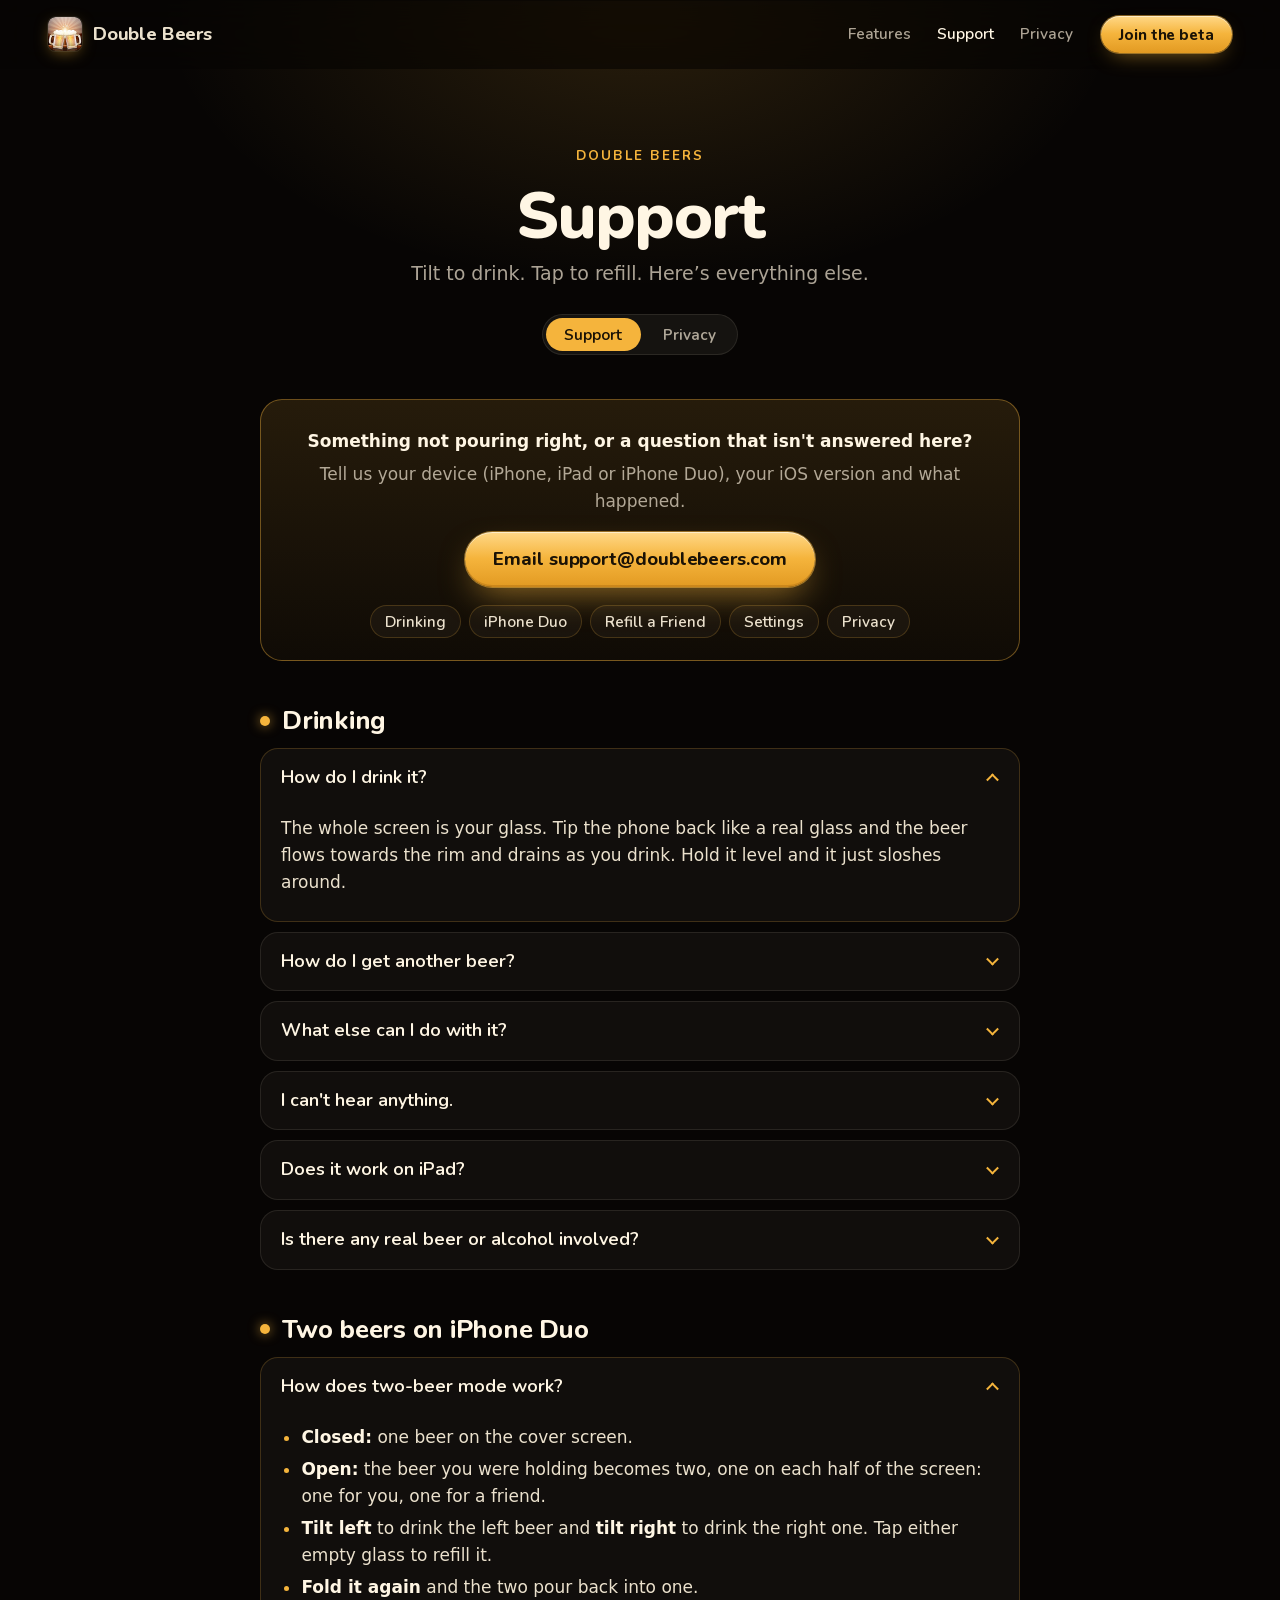
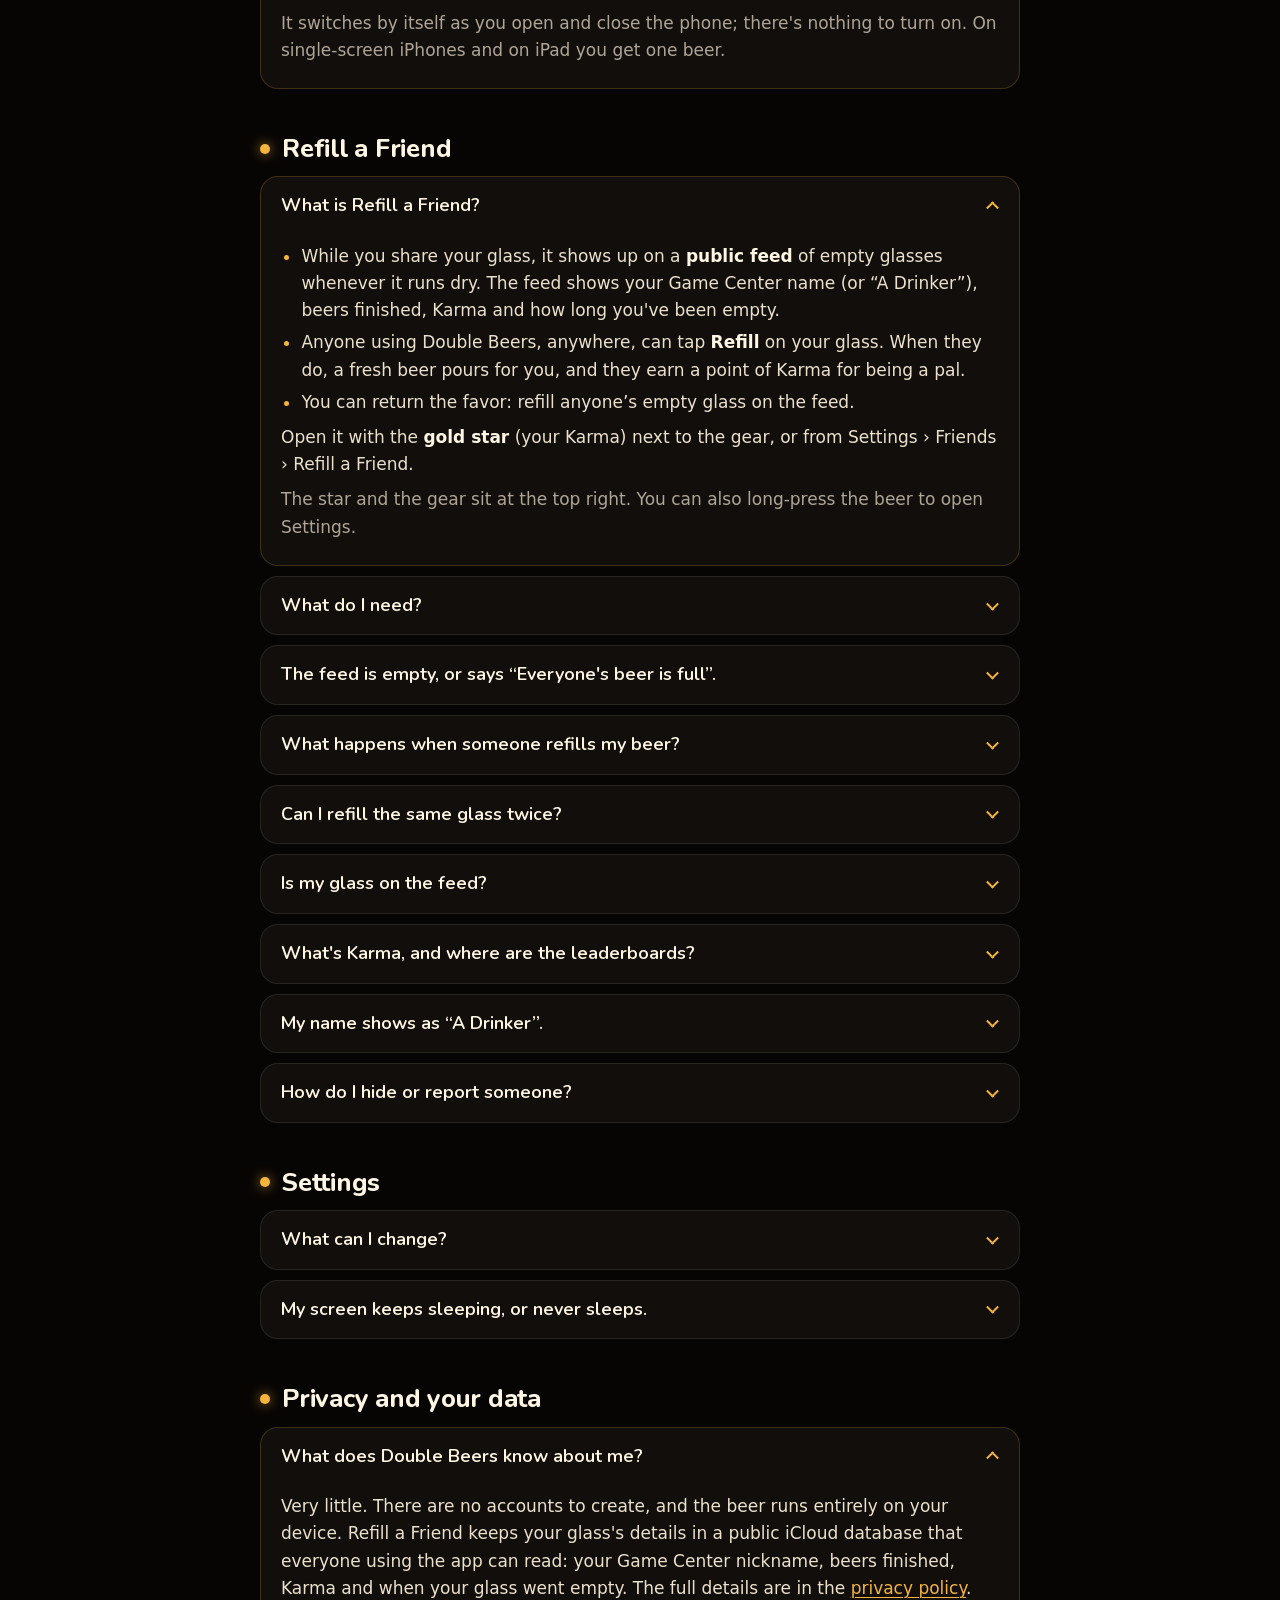
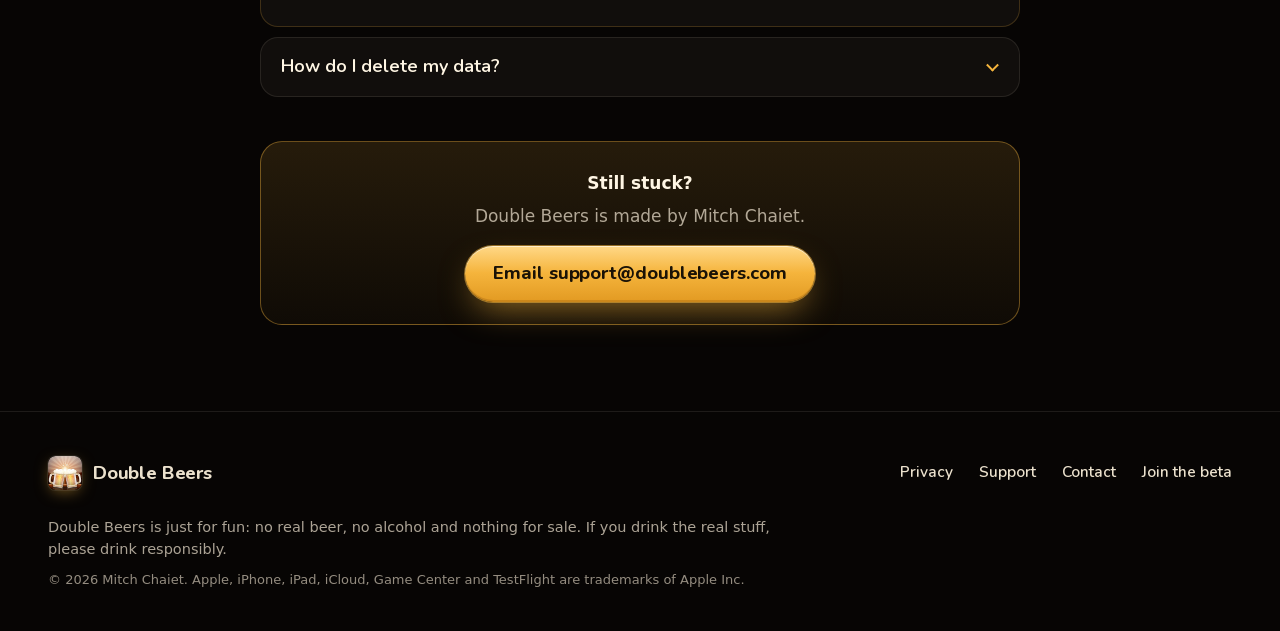
<file: support/index.html>
<!doctype html>
<!--
  Double Beers support page (App Store Support URL). The #age-rating anchor is the optional
  Age Suitability URL in ageRating.json.
-->
<html lang="en">
<head>
<meta charset="utf-8">
<meta name="viewport" content="width=device-width, initial-scale=1, viewport-fit=cover">
<title>Support · Double Beers</title>
<meta name="description" content="How to drink, refill, share two beers with a friend on iPhone Duo, and top up friends from afar. Plus how to say hi.">
<meta name="color-scheme" content="dark">
<meta name="theme-color" content="#070504">
<link rel="canonical" href="https://doublebeers.com/support/">
<meta name="apple-itunes-app" content="app-id=6824046542">
<meta name="apple-mobile-web-app-title" content="Double Beers">

<meta property="og:type" content="website">
<meta property="og:site_name" content="Double Beers">
<meta property="og:url" content="https://doublebeers.com/support/">
<meta property="og:title" content="Support · Double Beers">
<meta property="og:description" content="How to drink, refill, share two beers with a friend on iPhone Duo, and top up friends from afar. Plus how to say hi.">
<meta property="og:image" content="https://doublebeers.com/og-image.png">
<meta property="og:image:width" content="1200">
<meta property="og:image:height" content="630">
<meta property="og:image:alt" content="Double Beers: an iPhone with one beer and an open iPhone Duo with two beers.">
<meta name="twitter:card" content="summary_large_image">
<meta name="twitter:title" content="Support · Double Beers">
<meta name="twitter:description" content="How to drink, refill, share two beers with a friend on iPhone Duo, and top up friends from afar. Plus how to say hi.">
<meta name="twitter:image" content="https://doublebeers.com/og-image.png">
<meta name="twitter:image:alt" content="Double Beers: an iPhone with one beer and an open iPhone Duo with two beers.">

<link rel="icon" href="/favicon.ico" sizes="32x32">
<link rel="icon" href="/icon-192.png" type="image/png" sizes="192x192">
<link rel="apple-touch-icon" href="/apple-touch-icon.png">
<link rel="manifest" href="/site.webmanifest">
<link rel="preload" href="/assets/db-rounded.woff2" as="font" type="font/woff2" crossorigin>
<link rel="stylesheet" href="/assets/site.css">
<link rel="stylesheet" href="/assets/doc.css">
</head>
<body>
<a class="skip" href="#main">Skip to content</a>

<header class="site-header">
  <nav class="nav wrap" aria-label="Main">
    <a class="brand" href="/" aria-label="Double Beers home"><img src="/media/app-icon.webp" width="34" height="34" alt=""><span>Double Beers</span></a>
    <ul class="nav-links">
      <li><a href="/#features">Features</a></li>
      <li><a href="/support/" aria-current="page">Support</a></li>
      <li><a href="/privacy/">Privacy</a></li>
    </ul>
    <a class="btn btn-sm" href="https://testflight.apple.com/join/3u9vCuNe">Join the beta</a>
  </nav>
</header>

<div class="doc-page">
  <div class="doc-wrap">
    <main id="main" class="doc">
    <div class="page-head">
      <p class="eyebrow">Double Beers</p>
      <h1>Support</h1>
      <p class="dek">Tilt to drink. Tap to refill. Here&rsquo;s everything else.</p>
      <nav class="tabs" aria-label="Help pages"><a href="/support/" aria-current="page">Support</a><a href="/privacy/">Privacy</a></nav>
    </div>

    <section class="card hero" aria-label="Contact">
      <p><strong>Something not pouring right, or a question that isn't answered here?</strong></p>
      <p class="muted">Tell us your device (iPhone, iPad or iPhone Duo), your iOS version and what happened.</p>
      <a class="btn button" href="mailto:support@doublebeers.com?subject=Double%20Beers%20support">Email support@doublebeers.com</a>
      <ul class="jump" aria-label="Jump to">
        <li><a href="#drinking">Drinking</a></li>
        <li><a href="#duo">iPhone Duo</a></li>
        <li><a href="#friends">Refill a Friend</a></li>
        <li><a href="#settings">Settings</a></li>
        <li><a href="#privacy">Privacy</a></li>
      </ul>
    </section>

    <h2 id="drinking"><span class="dot" aria-hidden="true"></span>Drinking</h2>

    <details open>
      <summary>How do I drink it?</summary>
      <div class="a">
        <p>The whole screen is your glass. Tip the phone back like a real glass and the beer flows towards the rim and drains as you drink. Hold it level and it just sloshes around.</p>
      </div>
    </details>

    <details>
      <summary>How do I get another beer?</summary>
      <div class="a">
        <ul>
          <li>When the glass is empty, <strong>tap it</strong> (&ldquo;Tap to refill&rdquo;) and a fresh one pours.</li>
          <li><strong>Double-tap</strong> at any time for a fresh pour, even before you've finished.</li>
          <li>Turn on <strong>Auto-refill</strong> in Settings to get a new one a few seconds after you finish.</li>
          <li>Or share your glass and let anyone top you up: see <a href="#friends">Refill a Friend</a>.</li>
        </ul>
      </div>
    </details>

    <details>
      <summary>What else can I do with it?</summary>
      <div class="a">
        <ul>
          <li><strong>Tap the big bubbles</strong> in the foam to pop them.</li>
          <li><strong>Shake the phone</strong> to whip up the foam.</li>
          <li>After you drink, the glass stays <strong>wet</strong>, with droplets and drips (you can switch this off).</li>
          <li><strong>Long-press the beer</strong>, or tap the gear button, for Settings.</li>
        </ul>
      </div>
    </details>

    <details>
      <summary>I can't hear anything.</summary>
      <div class="a">
        <p>Sounds stay quiet when your phone is on silent, so check the Ring/Silent switch or Action button, and the volume. Also check that <strong>Sounds</strong> is on in the app's Settings, under Sound &amp; Haptics. Double Beers mixes with any music that's playing rather than stopping it.</p>
      </div>
    </details>

    <details>
      <summary>Does it work on iPad?</summary>
      <div class="a">
        <!-- iPad: 1.0 is an iPhone build. If the universal iPad build (ipad-plan.md) ships, this answer becomes "two beers side by side". -->
        <p>Yes, on iPad with iPadOS 18 or later. Tilt the iPad to drink, the same way. You get one beer; two-beer mode is for iPhone Duo.</p>
      </div>
    </details>

    <details>
      <summary>Is there any real beer or alcohol involved?</summary>
      <div class="a">
        <p>No. Double Beers is a toy, and the beer is pretend. It doesn't sell or promote alcohol or any brand. If you drink the real stuff, please drink responsibly.</p>
      </div>
    </details>

    <h2 id="duo"><span class="dot" aria-hidden="true"></span>Two beers on iPhone Duo</h2>

    <details open>
      <summary>How does two-beer mode work?</summary>
      <div class="a">
        <ul>
          <li><strong>Closed:</strong> one beer on the cover screen.</li>
          <li><strong>Open:</strong> the beer you were holding becomes two, one on each half of the screen: one for you, one for a friend.</li>
          <li><strong>Tilt left</strong> to drink the left beer and <strong>tilt right</strong> to drink the right one. Tap either empty glass to refill it.</li>
          <li><strong>Fold it again</strong> and the two pour back into one.</li>
        </ul>
        <p class="muted">It switches by itself as you open and close the phone; there's nothing to turn on. On single-screen iPhones and on iPad you get one beer.</p>
      </div>
    </details>

    <h2 id="friends"><span class="dot" aria-hidden="true"></span>Refill a Friend</h2>

    <details open>
      <summary>What is Refill a Friend?</summary>
      <div class="a">
        <ul>
          <li>While you share your glass, it shows up on a <strong>public feed</strong> of empty glasses whenever it runs dry. The feed shows your Game Center name (or &ldquo;A Drinker&rdquo;), beers finished, Karma and how long you've been empty.</li>
          <li>Anyone using Double Beers, anywhere, can tap <strong>Refill</strong> on your glass. When they do, a fresh beer pours for you, and they earn a point of Karma for being a pal.</li>
          <li>You can return the favor: refill anyone&rsquo;s empty glass on the feed.</li>
        </ul>
        <p>Open it with the <strong>gold star</strong> (your Karma) next to the gear, or from Settings &rsaquo; Friends &rsaquo; Refill a Friend.</p>
        <p class="muted">The star and the gear sit at the top right. You can also long-press the beer to open Settings.</p>
      </div>
    </details>

    <details>
      <summary>What do I need?</summary>
      <div class="a">
        <ul>
          <li><strong>iCloud:</strong> be signed in on the device. Refills go through iCloud.</li>
          <li><strong>Game Center</strong> (optional): signing in puts your name on the feed and on the leaderboards. Without it you're &ldquo;A Drinker&rdquo;.</li>
          <li><strong>An internet connection.</strong></li>
          <li><strong>Notifications</strong> (optional): with them on, you hear about a refill even when the app is closed. The app asks before it sends any.</li>
        </ul>
      </div>
    </details>

    <details>
      <summary>The feed is empty, or says &ldquo;Everyone's beer is full&rdquo;.</summary>
      <div class="a">
        <p>That means nobody's glass is empty right now. Glasses stay on the feed for up to 24 hours after they run dry, or until someone refills them. Pull down to check again.</p>
        <p>If the feed says <strong>Sign in to iCloud</strong> or <strong>No connection</strong> instead, sign in to iCloud in the Settings app, or check your connection, then tap Try Again.</p>
      </div>
    </details>

    <details>
      <summary>What happens when someone refills my beer?</summary>
      <div class="a">
        <p>Your glass comes off the feed and a fresh beer pours, with &ldquo;Sam says cheers! 🍻&rdquo; and a &ldquo;Beer from Sam!&rdquo; label so you know who to thank. If the app is closed and notifications are on, you'll get &ldquo;Sam says cheers! 🍻&rdquo;. Open the app and your beer is waiting.</p>
      </div>
    </details>

    <details>
      <summary>Can I refill the same glass twice?</summary>
      <div class="a">
        <p>No: one refill per empty glass, from anyone. Once it's refilled it leaves the feed, and if someone beat you to it, the app says so. That person's next empty glass is fair game.</p>
      </div>
    </details>

    <details id="sharing">
      <summary>Is my glass on the feed?</summary>
      <div class="a">
        <p>Only while <strong>Share My Empty Glass</strong> is on, and only while your glass is empty. Turn it on or off any time in Settings &rsaquo; Friends. With it off, your glass never appears on the feed and nobody can refill it, but you can still refill other people.</p>
      </div>
    </details>

    <details>
      <summary>What's Karma, and where are the leaderboards?</summary>
      <div class="a">
        <ul>
          <li><strong>Karma</strong> is one point for every refill you give.</li>
          <li>There are two Game Center leaderboards: <strong>Karma</strong> and <strong>Beers Finished</strong>. Open them from <strong>Leaderboards</strong> at the top of Refill a Friend, or from Settings &rsaquo; Friends.</li>
          <li>Your Karma follows your Game Center account. If you reinstall, it comes back from the leaderboard.</li>
        </ul>
      </div>
    </details>

    <details>
      <summary>My name shows as &ldquo;A Drinker&rdquo;.</summary>
      <div class="a">
        <p>You're not signed in to Game Center. Sign in from the Settings app (Game Center), then reopen Double Beers. The name you'll appear under is your Game Center nickname.</p>
      </div>
    </details>

    <details id="hide">
      <summary>How do I hide or report someone?</summary>
      <div class="a">
        <p>Tap the <strong>&hellip;</strong> on their glass in Refill a Friend:</p>
        <ul>
          <li><strong>Hide</strong> takes their glass off your feed, and their refills stop reaching you. It stays on your phone, and they aren't told. To undo it, go to Settings &rsaquo; Friends &rsaquo; Hidden Drinkers and tap Unhide.</li>
          <li><strong>Report</strong> opens an email to us, already filled in with their name and glass ID. Add what happened if you like, then send it. We'll look into it, and can delete their glass and refills.</li>
        </ul>
        <p class="muted">Saw a name somewhere else, like a leaderboard? Email <a href="mailto:support@doublebeers.com?subject=Double%20Beers%3A%20report%20a%20name">support@doublebeers.com</a> with the name and roughly when you saw it.</p>
      </div>
    </details>

    <h2 id="settings"><span class="dot" aria-hidden="true"></span>Settings</h2>

    <details>
      <summary>What can I change?</summary>
      <div class="a">
        <p>Long-press the beer, or tap the gear button, to open Settings:</p>
        <ul>
          <li><strong>Beer:</strong> Lager, Pilsner, Amber Ale, Hazy IPA, Hefeweizen or Stout. A new head size shows on the next pour.</li>
          <li><strong>Head</strong> (barely there to towering) and <strong>Fizz</strong> (nearly flat to champagne).</li>
          <li><strong>Feel:</strong> Calm, Natural or Lively waves.</li>
          <li><strong>Wet glass:</strong> droplets and drips after drinking.</li>
          <li><strong>Sounds</strong>, <strong>Burp when finished</strong> and <strong>Haptics</strong>.</li>
          <li><strong>Auto-refill</strong> and <strong>Keep screen awake</strong>.</li>
          <li><strong>Friends:</strong> Refill a Friend, Leaderboards, Share My Empty Glass.</li>
          <li><strong>Stats:</strong> beers finished, and Reset Stats.</li>
          <li><strong>Reset All Settings</strong> under About. This keeps your stats.</li>
        </ul>
      </div>
    </details>

    <details>
      <summary>My screen keeps sleeping, or never sleeps.</summary>
      <div class="a">
        <p><strong>Keep screen awake</strong> is on by default while the beer is open. Turn it off in Settings to let the screen sleep as usual.</p>
      </div>
    </details>


    <h2 id="privacy"><span class="dot" aria-hidden="true"></span>Privacy and your data</h2>

    <details open>
      <summary>What does Double Beers know about me?</summary>
      <div class="a">
        <p>Very little. There are no accounts to create, and the beer runs entirely on your device. Refill a Friend keeps your glass's details in a public iCloud database that everyone using the app can read: your Game Center nickname, beers finished, Karma and when your glass went empty. The full details are in the <a href="/privacy/">privacy policy</a>.</p>
      </div>
    </details>

    <details>
      <summary>How do I delete my data?</summary>
      <div class="a">
        <p>Email <a href="mailto:support@doublebeers.com?subject=Double%20Beers%3A%20delete%20my%20data">support@doublebeers.com</a> with your Game Center nickname and roughly when you last used Refill a Friend. We'll delete your records and confirm within 30 days. Deleting the app on its own doesn't remove what's in the public database. See the <a href="/privacy/#delete">privacy policy</a>.</p>
      </div>
    </details>

    <section class="card hero" aria-label="Still stuck" style="margin-top:44px">
      <p><strong>Still stuck?</strong></p>
      <p class="muted">Double Beers is made by Mitch Chaiet.</p>
      <a class="btn button" href="mailto:support@doublebeers.com?subject=Double%20Beers%20support">Email support@doublebeers.com</a>
    </section>
    </main>
  </div>
</div>

<footer class="site-footer">
  <div class="wrap">
    <div class="foot-top">
      <a class="brand" href="/"><img src="/media/app-icon.webp" width="34" height="34" alt="" loading="lazy"><span>Double Beers</span></a>
      <ul class="foot-links">
        <li><a href="/privacy/">Privacy</a></li>
        <li><a href="/support/">Support</a></li>
        <li><a href="mailto:support@doublebeers.com">Contact</a></li>
        <li><a href="https://testflight.apple.com/join/3u9vCuNe">Join the beta</a></li>
      </ul>
    </div>
    <p class="foot-note">Double Beers is just for fun: no real beer, no alcohol and nothing for sale. If you drink the real stuff, please drink responsibly.</p>
    <p class="foot-legal">&copy; 2026 Mitch Chaiet. Apple, iPhone, iPad, iCloud, Game Center and TestFlight are trademarks of Apple Inc.</p>
  </div>
</footer>

<script>
(() => {
  const h = document.querySelector('.site-header');
  const f = () => h.classList.toggle('is-stuck', window.scrollY > 8);
  addEventListener('scroll', f, { passive: true });
  f();
})();
</script>
</body>
</html>
</file>
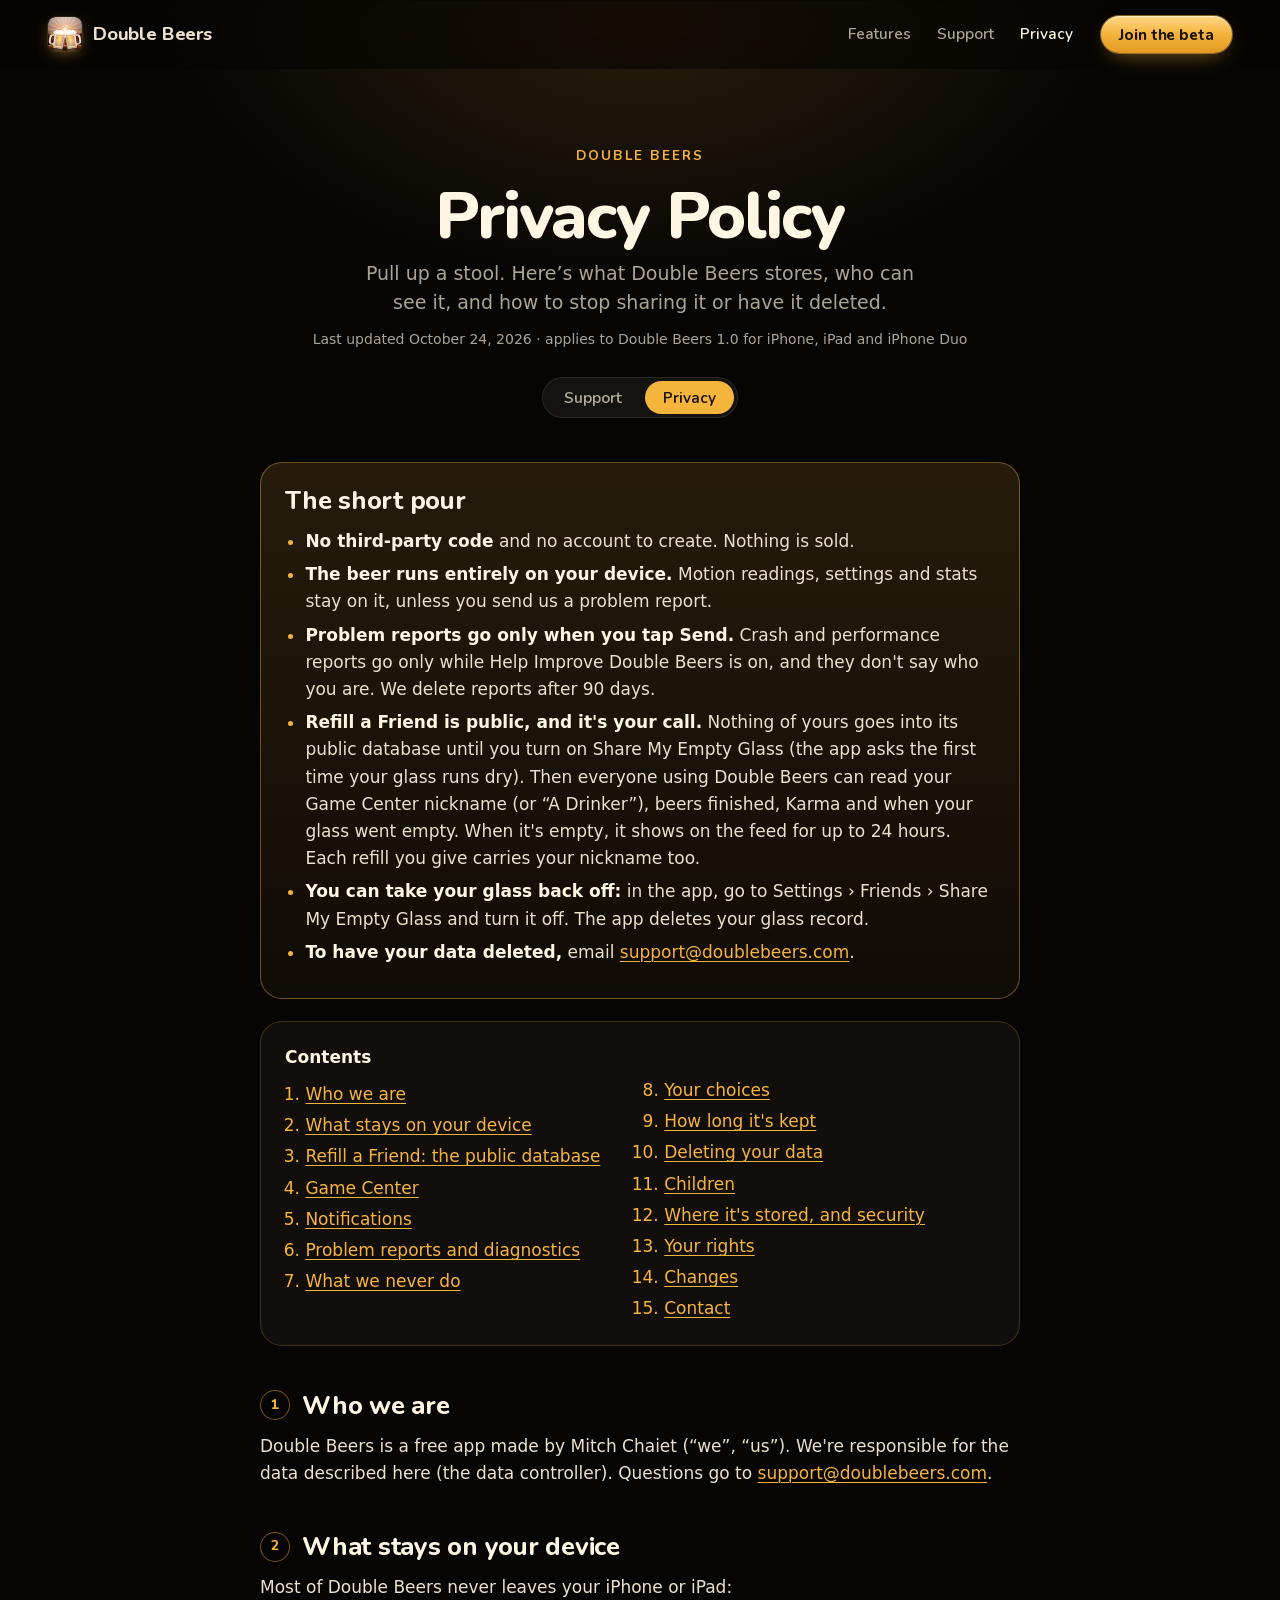
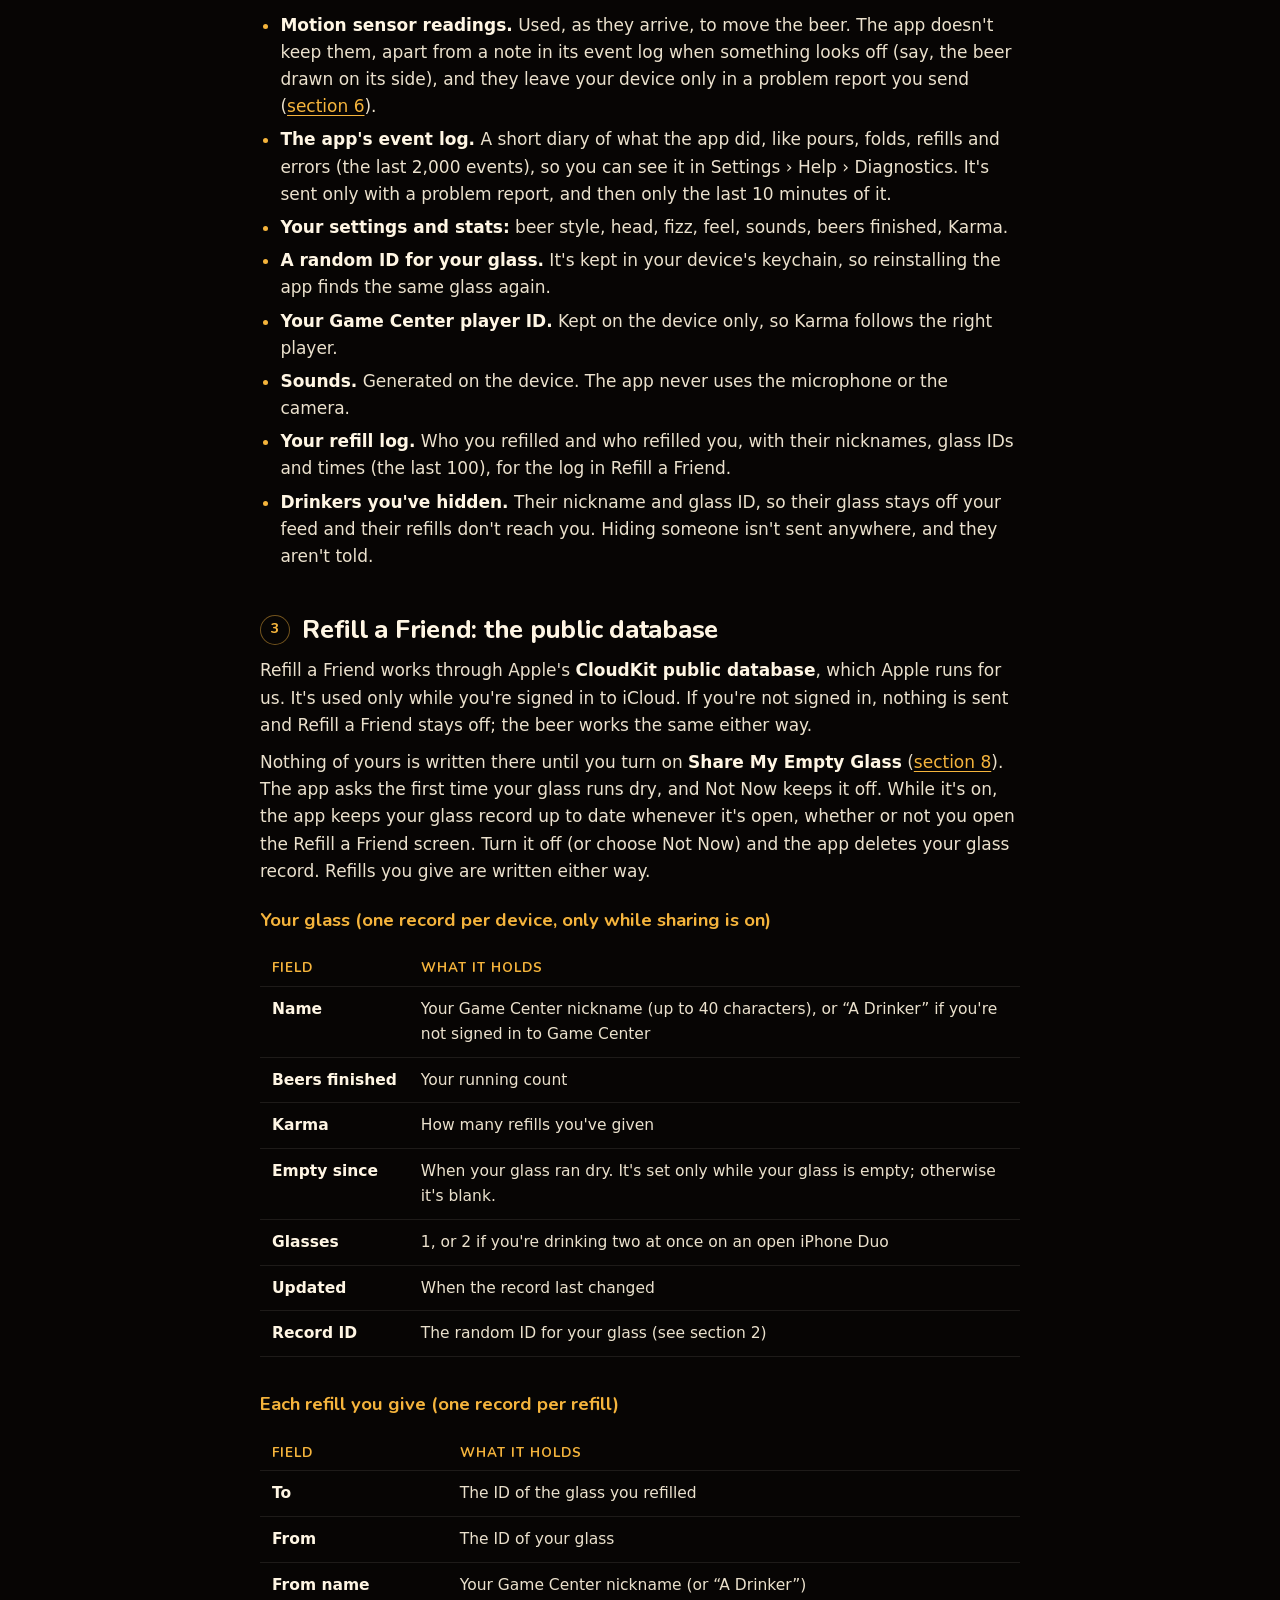
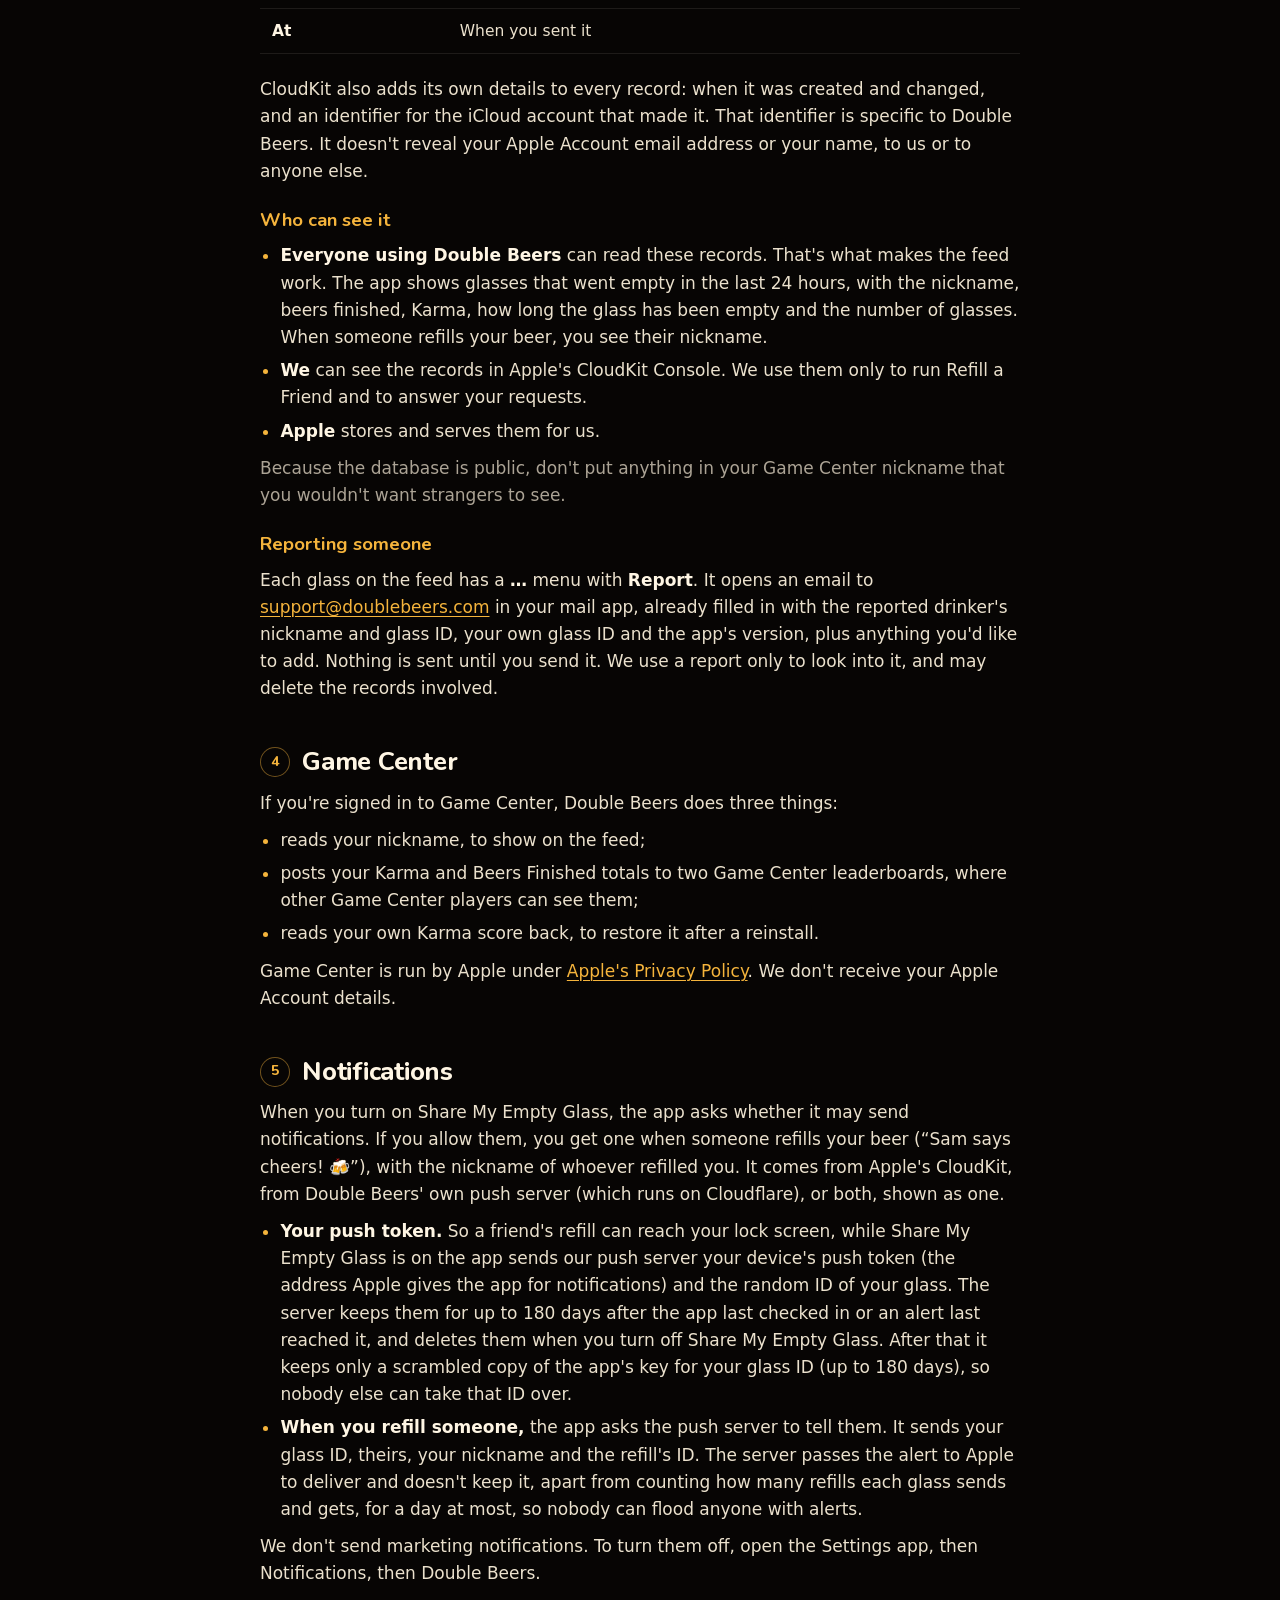
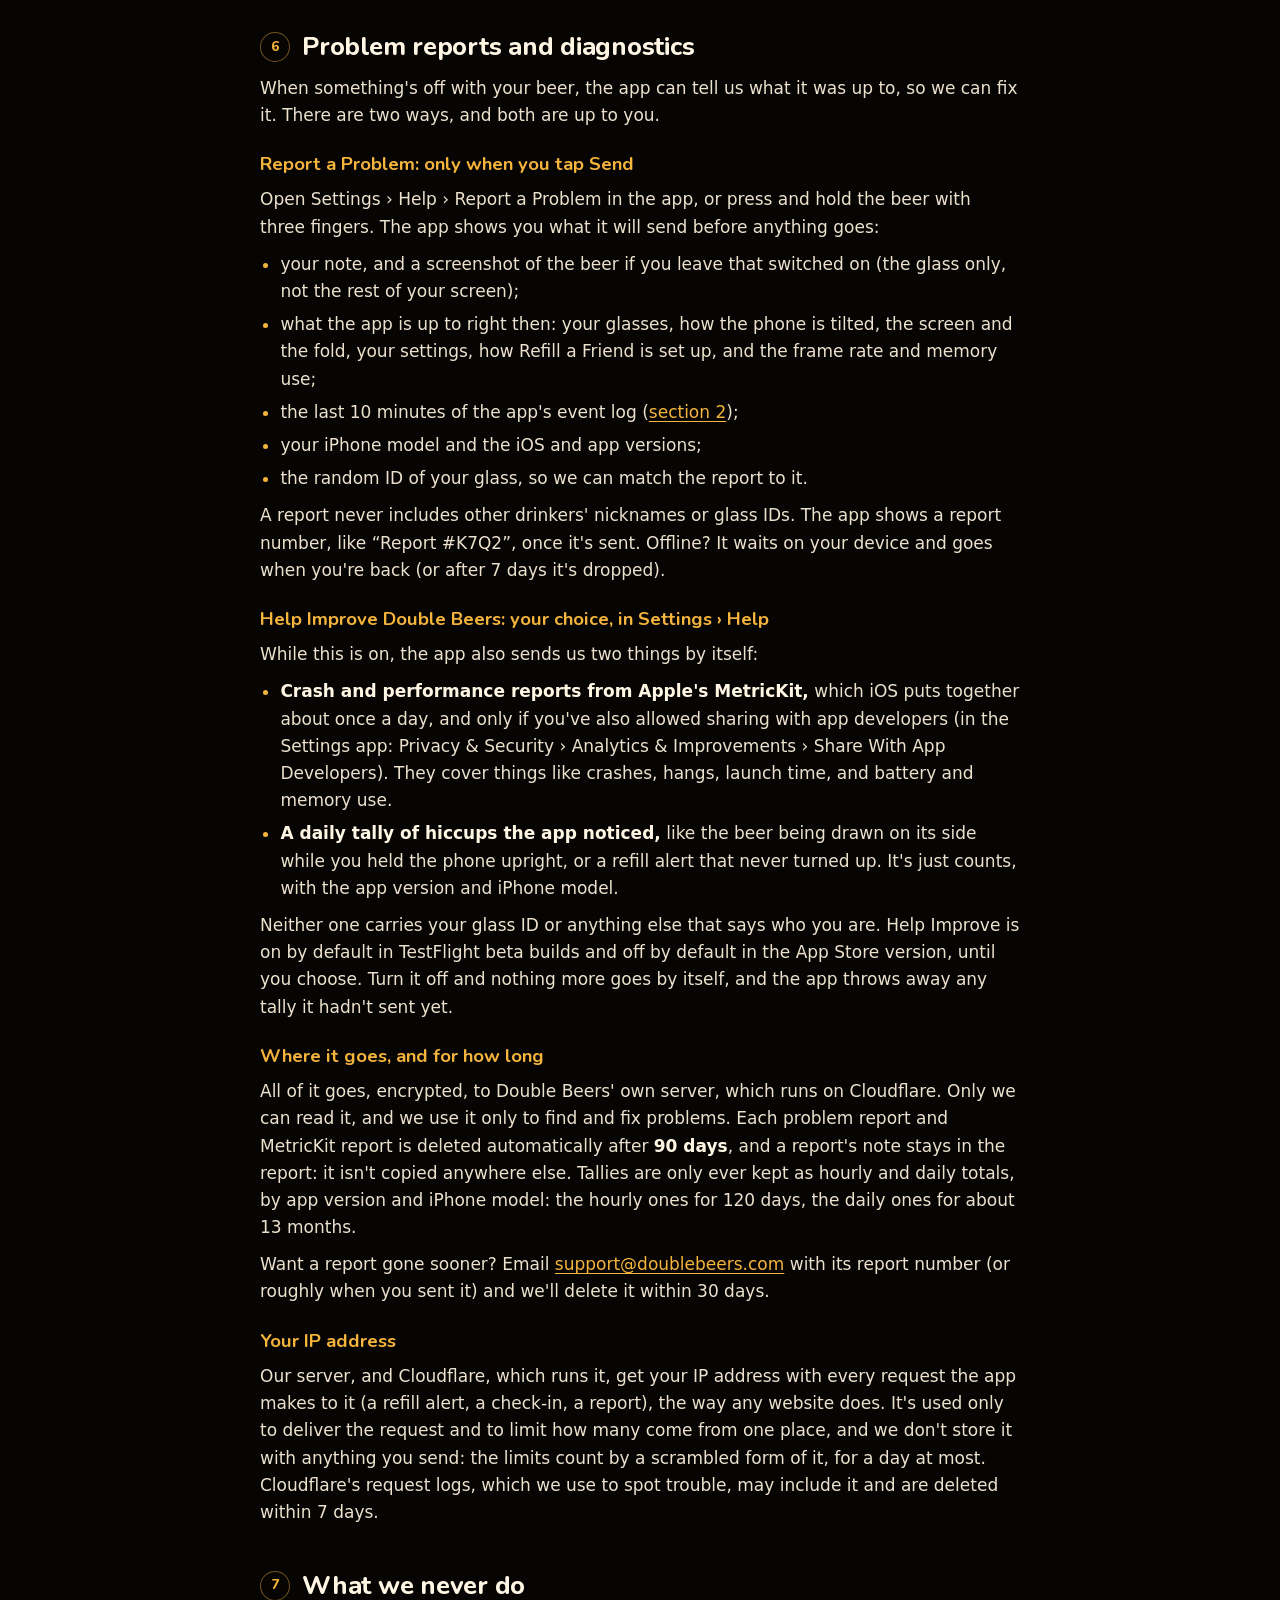
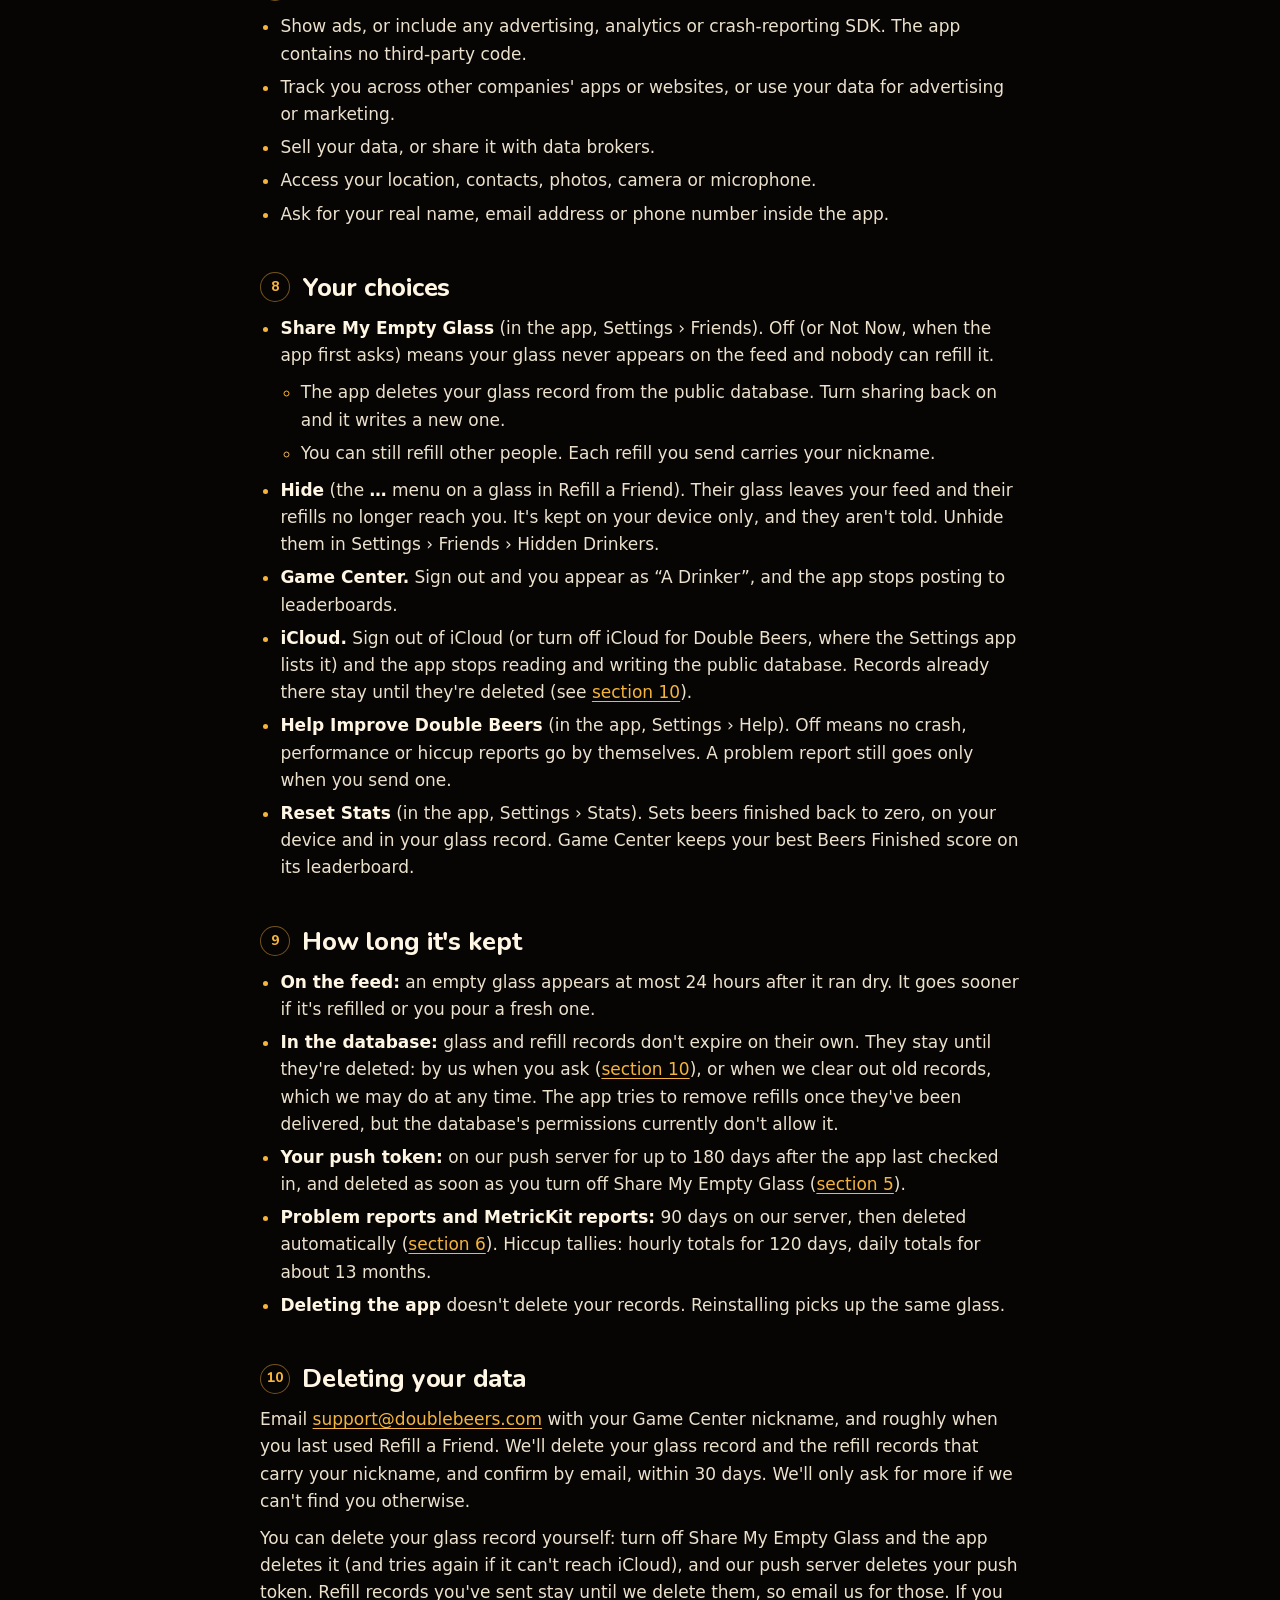
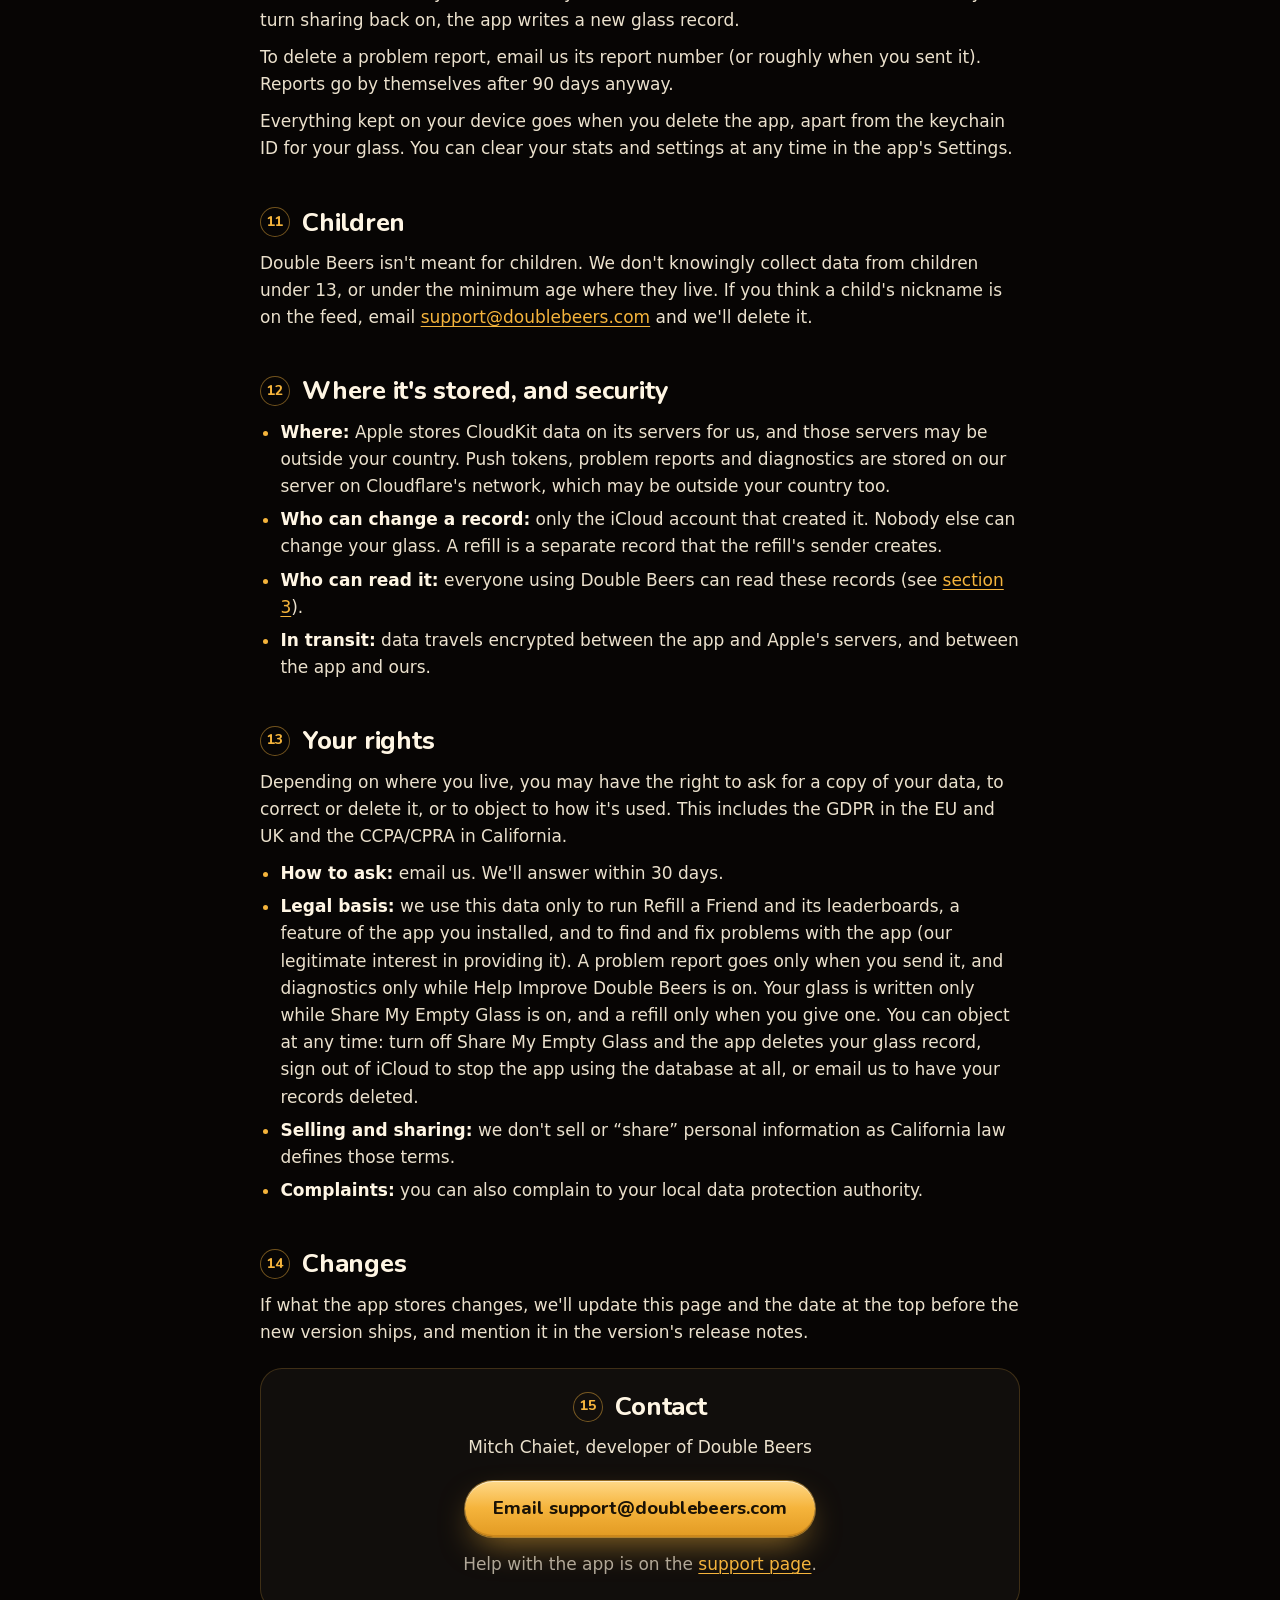
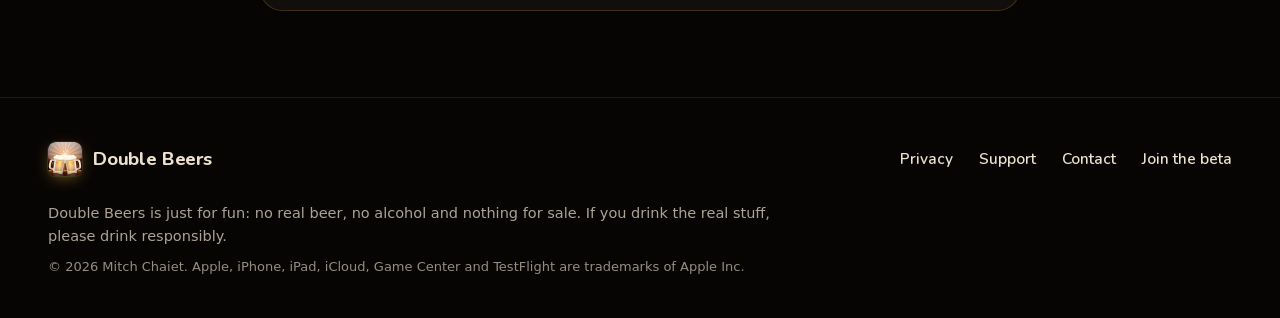
<file: double-beers/privacy/index.html>
<!doctype html>
<!-- Safety net: early App Store metadata drafts used https://<host>/double-beers/... URLs. This page moved to /privacy/ -->
<html lang="en">
<head>
<meta charset="utf-8">
<title>Privacy Policy · Double Beers</title>
<link rel="canonical" href="https://doublebeers.com/privacy/">
<meta http-equiv="refresh" content="0; url=/privacy/">
<script>location.replace('/privacy/' + location.hash);</script>
</head>
<body style="background:#070504;color:#EBE1CD;font:17px/1.5 system-ui,sans-serif;padding:40px">
<p>This page moved to <a href="/privacy/" style="color:#F5B43C">doublebeers.com/privacy/</a>.</p>
</body>
</html>
</file>
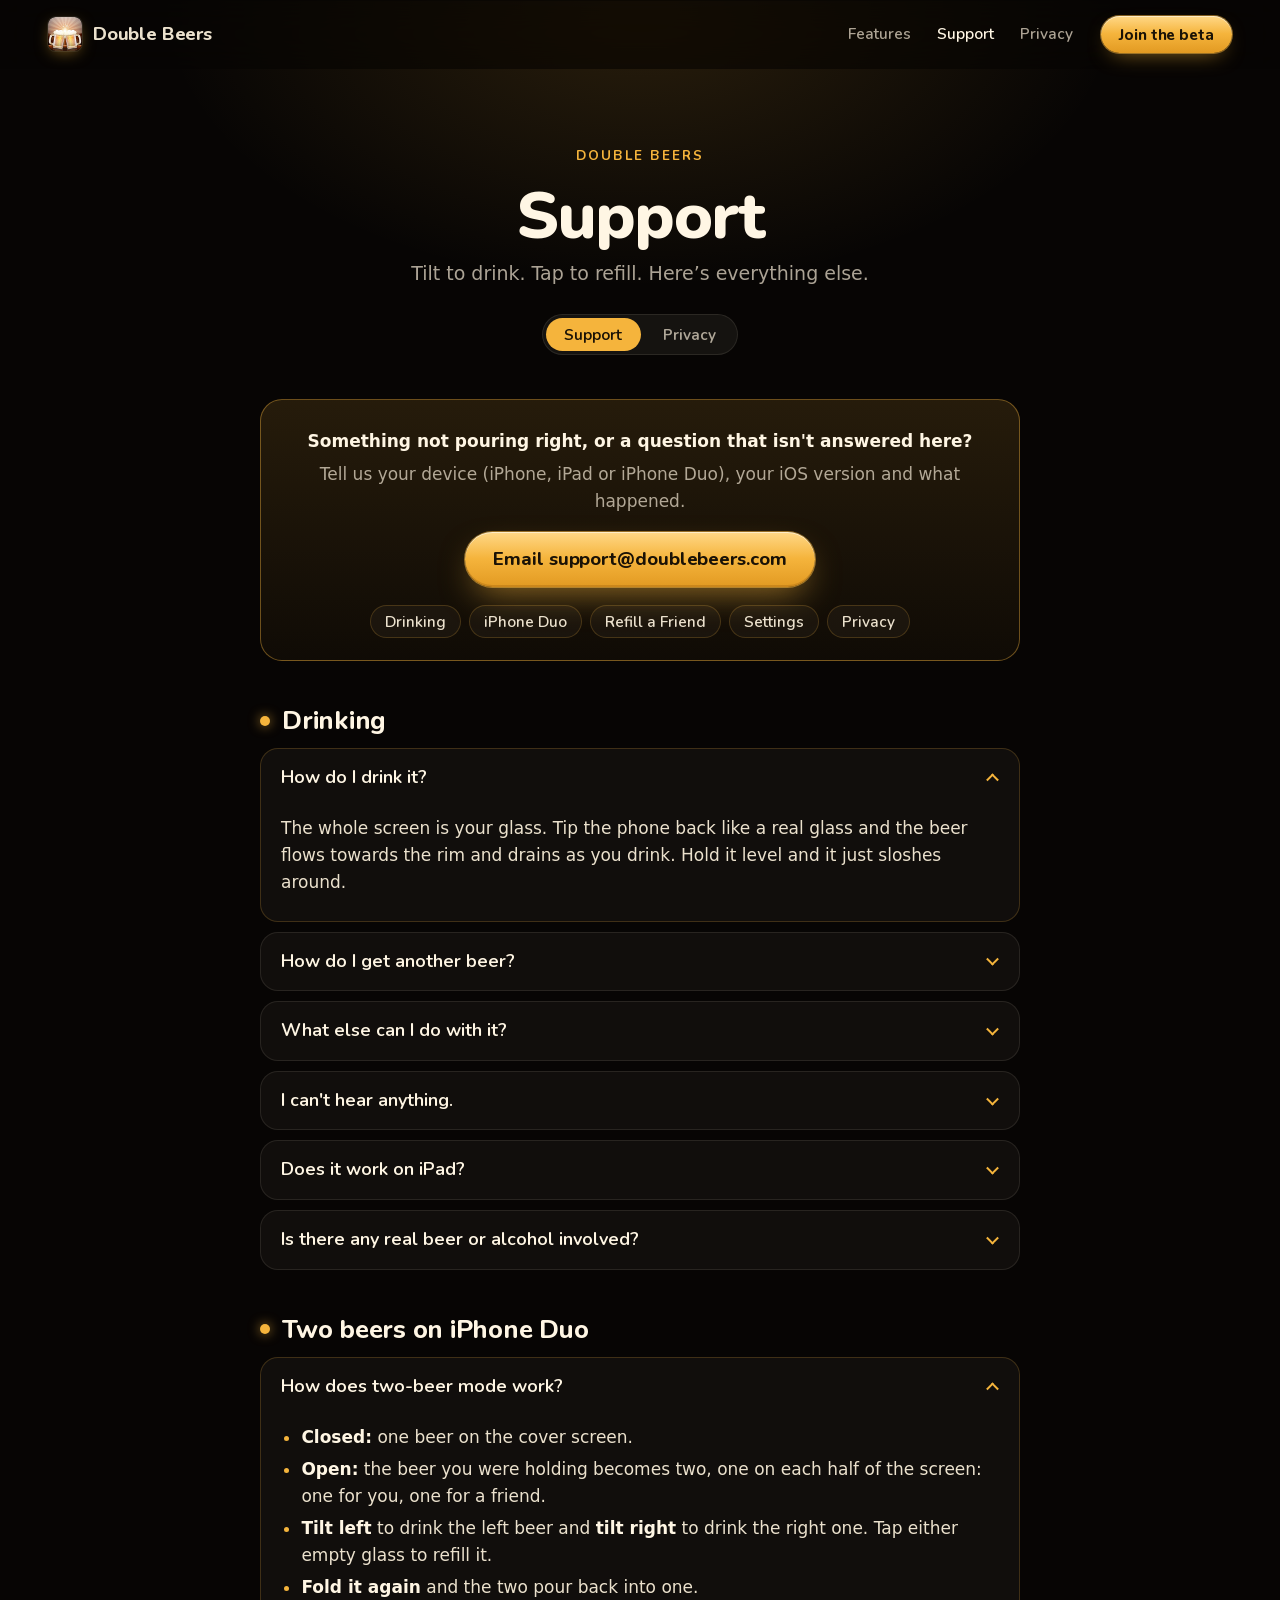
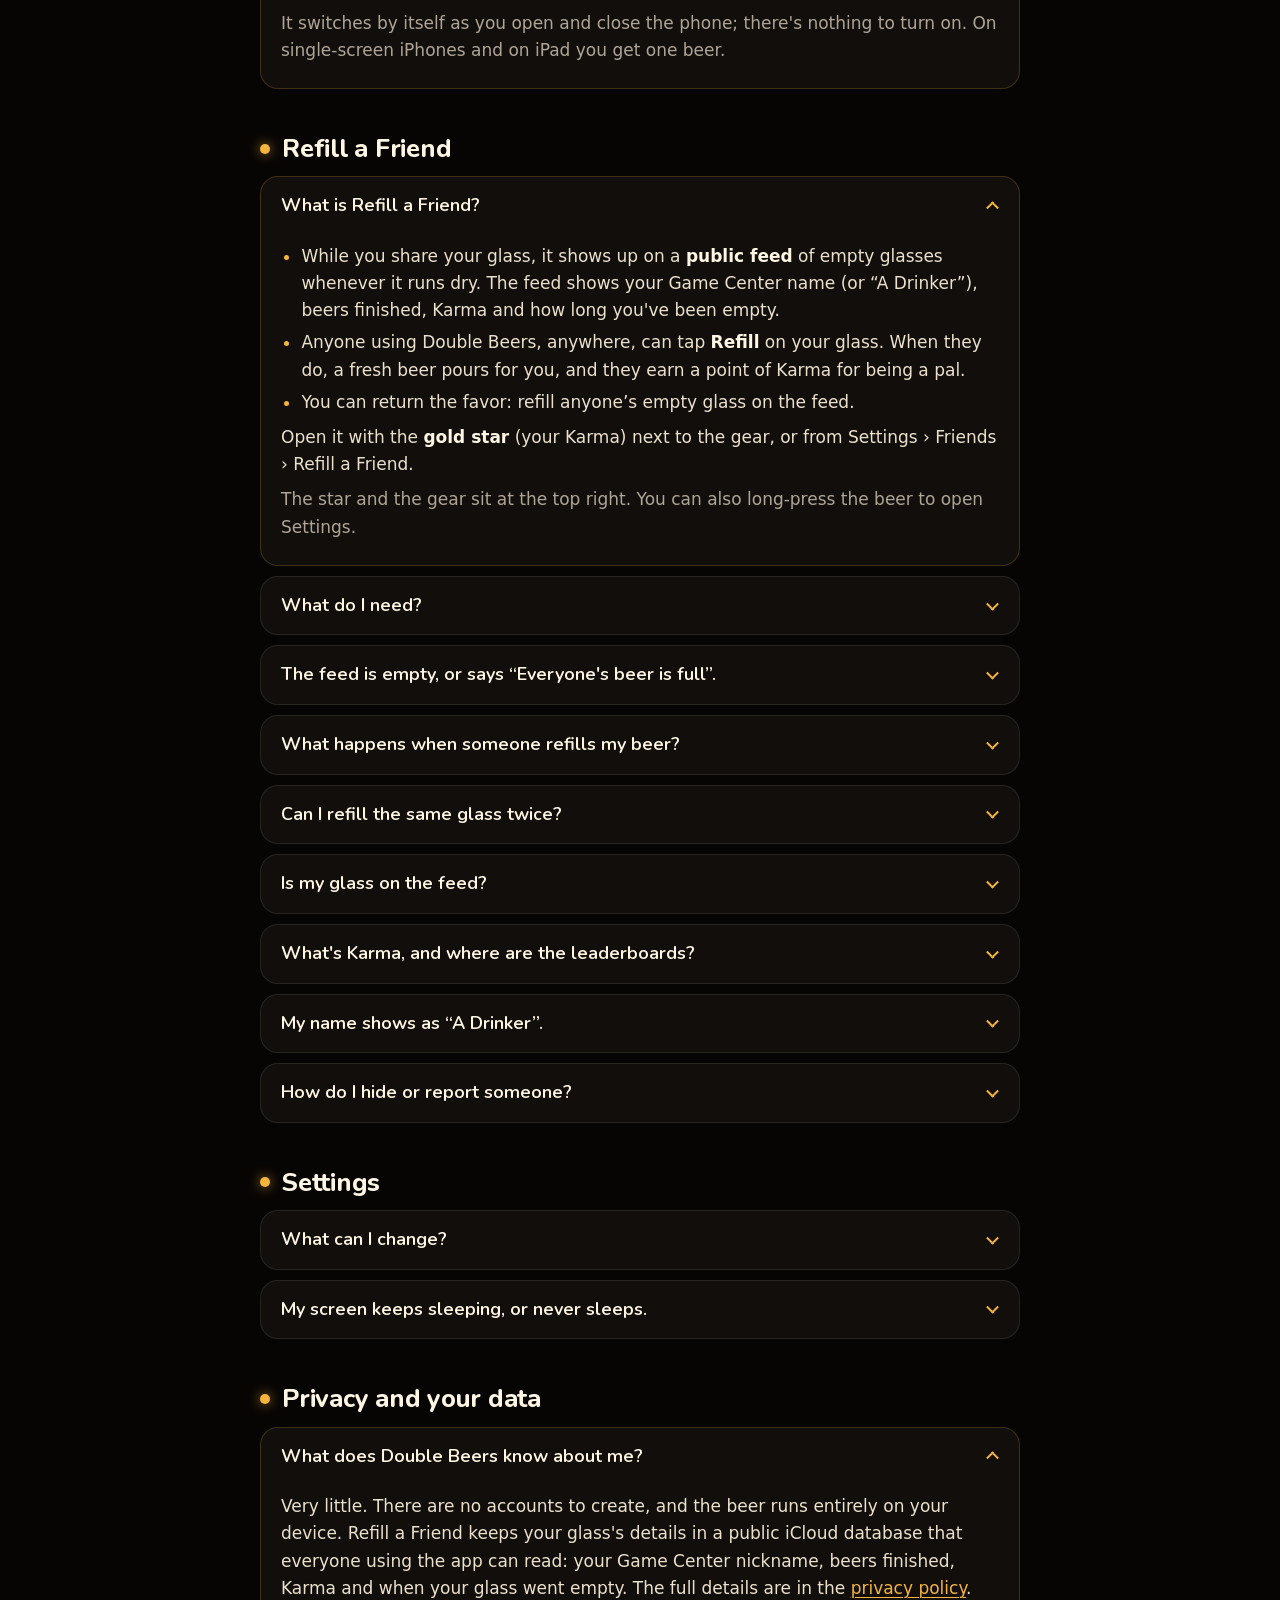
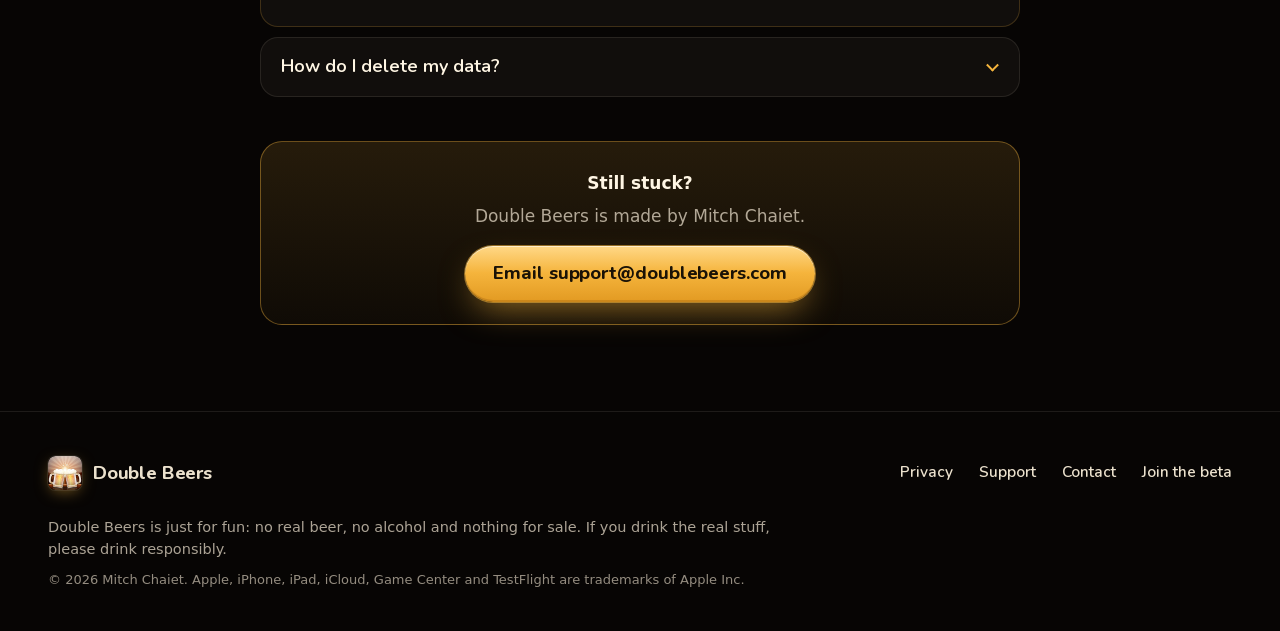
<file: double-beers/support/index.html>
<!doctype html>
<!-- Safety net: early App Store metadata drafts used https://<host>/double-beers/... URLs. This page moved to /support/ -->
<html lang="en">
<head>
<meta charset="utf-8">
<title>Support · Double Beers</title>
<link rel="canonical" href="https://doublebeers.com/support/">
<meta http-equiv="refresh" content="0; url=/support/">
<script>location.replace('/support/' + location.hash);</script>
</head>
<body style="background:#070504;color:#EBE1CD;font:17px/1.5 system-ui,sans-serif;padding:40px">
<p>This page moved to <a href="/support/" style="color:#F5B43C">doublebeers.com/support/</a>.</p>
</body>
</html>
</file>
<file: assets/site.css>
/* Double Beers: shared styles for every page. No external fonts, images or scripts. */

/* Rounded display face for browsers without SF Rounded (Chrome, Firefox, Edge, Windows, Android).
   Safari and iOS render the native ui-rounded face instead (each page preloads this 29 KB file, so it's cached once).
   Nunito (SIL Open Font License 1.1, see /assets/db-rounded-OFL.txt), weights 600-1000, English subset. */
@font-face {
  font-family: "DB Rounded";
  src: url("/assets/db-rounded.woff2") format("woff2");
  font-weight: 600 1000;
  font-style: normal;
  font-display: swap;
  size-adjust: 103%;
}

:root {
  color-scheme: dark;
  --bg: #070504;
  --bg-raised: #0f0b08;
  --card: rgba(235, 225, 205, 0.045);
  --line: rgba(245, 180, 60, 0.2);
  --hair: rgba(235, 225, 205, 0.1);
  --cream: #EBE1CD;
  --cream-hi: #FFF6E4;
  --muted: rgba(235, 225, 205, 0.72);
  --gold: #F5B43C;
  --gold-hi: #FFD07A;
  --gold-deep: #C9821C;
  --ink: #1A1206;
  --round: ui-rounded, "SF Pro Rounded", "DB Rounded", system-ui, -apple-system, BlinkMacSystemFont, "Segoe UI", Roboto, "Helvetica Neue", Arial, sans-serif;
  --text: system-ui, -apple-system, BlinkMacSystemFont, "SF Pro Text", "Segoe UI", Roboto, "Helvetica Neue", Arial, sans-serif;
  --gutter: clamp(20px, 5vw, 48px);
  --max: 1200px;
  --ease: cubic-bezier(.2, .7, .2, 1);
}

*, *::before, *::after { box-sizing: border-box; }
html { -webkit-text-size-adjust: 100%; text-size-adjust: 100%; scroll-behavior: smooth; scroll-padding-top: 84px; }
body {
  margin: 0;
  min-height: 100vh;
  background: var(--bg);
  color: var(--cream);
  font: 17px/1.6 var(--text);
  -webkit-font-smoothing: antialiased;
  -moz-osx-font-smoothing: grayscale;
  text-rendering: optimizeLegibility;
  overflow-x: clip;
}
img, video, svg { display: block; max-width: 100%; }
a { color: var(--gold); text-underline-offset: 0.18em; text-decoration-thickness: 1px; }
a:hover { color: var(--gold-hi); }
:focus-visible { outline: 2px solid var(--gold); outline-offset: 3px; border-radius: 6px; }
[hidden] { display: none !important; }
.gold { color: var(--gold); }
.sr-only {
  position: absolute !important; width: 1px; height: 1px; padding: 0; margin: -1px;
  overflow: hidden; clip: rect(0 0 0 0); white-space: nowrap; border: 0;
}
.skip {
  position: absolute; left: 12px; top: -60px; z-index: 100;
  padding: 10px 16px; border-radius: 999px; background: var(--gold); color: var(--ink);
  font: 700 15px/1 var(--round); text-decoration: none; transition: top .2s var(--ease);
}
.skip:focus { top: 12px; color: var(--ink); }
.wrap { width: 100%; max-width: calc(var(--max) + 2 * var(--gutter)); margin: 0 auto; padding: 0 var(--gutter); }

/* ---------- Header ---------- */
.site-header {
  position: sticky; top: 0; z-index: 50;
  background: rgba(7, 5, 4, 0.66);
  -webkit-backdrop-filter: saturate(150%) blur(18px);
  backdrop-filter: saturate(150%) blur(18px);
  border-bottom: 1px solid transparent;
  transition: border-color .3s var(--ease), background-color .3s var(--ease);
}
.site-header.is-stuck { border-bottom-color: var(--hair); background: rgba(7, 5, 4, 0.82); }
.nav { display: flex; align-items: center; gap: 28px; height: 68px; padding-top: env(safe-area-inset-top); }
.brand {
  display: inline-flex; align-items: center; gap: 11px; margin-right: auto;
  color: var(--cream); text-decoration: none; font: 750 18px/1 var(--round); letter-spacing: -0.01em;
}
.brand:hover { color: var(--cream-hi); }
.brand img { width: 34px; height: 34px; border-radius: 22.5%; box-shadow: 0 0 0 1px rgba(255, 255, 255, .08), 0 4px 16px -4px rgba(245, 180, 60, .55); }
.nav-links { display: flex; gap: 26px; margin: 0; padding: 0; list-style: none; }
.nav-links a { color: var(--muted); text-decoration: none; font: 600 15px/1 var(--round); padding: 8px 0; }
.nav-links a:hover, .nav-links a[aria-current="page"] { color: var(--cream-hi); }

/* ---------- Buttons ---------- */
.btn {
  display: inline-flex; align-items: center; justify-content: center; gap: 10px;
  padding: 17px 28px; border-radius: 999px; border: 0;
  background: linear-gradient(180deg, #FFD887 0%, var(--gold) 48%, #E29A22 100%);
  color: var(--ink); font: 750 18px/1 var(--round); letter-spacing: -0.005em; text-decoration: none; white-space: nowrap;
  box-shadow:
    inset 0 1px 0 rgba(255, 255, 255, .55),
    inset 0 -2px 0 rgba(120, 66, 0, .22),
    0 0 0 1px rgba(245, 180, 60, .55),
    0 14px 34px -10px rgba(245, 180, 60, .6);
  transition: transform .25s var(--ease), box-shadow .25s var(--ease), filter .25s var(--ease);
  cursor: pointer;
}
.btn:hover { color: var(--ink); transform: translateY(-1px); filter: brightness(1.05);
  box-shadow: inset 0 1px 0 rgba(255, 255, 255, .55), inset 0 -2px 0 rgba(120, 66, 0, .22), 0 0 0 1px rgba(245, 180, 60, .7), 0 18px 44px -10px rgba(245, 180, 60, .75); }
.btn:active { transform: translateY(0); }
.btn svg { width: 18px; height: 18px; flex: none; }
.btn-sm { padding: 11px 18px; font-size: 15px; box-shadow: inset 0 1px 0 rgba(255, 255, 255, .5), 0 0 0 1px rgba(245, 180, 60, .5), 0 8px 22px -10px rgba(245, 180, 60, .7); }
.btn-ghost {
  background: rgba(235, 225, 205, .06); color: var(--cream);
  box-shadow: inset 0 0 0 1px rgba(235, 225, 205, .22);
}
.btn-ghost:hover { color: var(--cream-hi); background: rgba(235, 225, 205, .1); box-shadow: inset 0 0 0 1px rgba(235, 225, 205, .4); filter: none; }

/* App Store badge slot: hidden until the app is live (see the comment next to each slot). */
.appstore-badge { display: inline-flex; align-items: center; }
.appstore-badge img { height: 54px; width: auto; }

/* ---------- Type helpers ---------- */
.eyebrow {
  display: inline-flex; align-items: center; gap: 10px; margin: 0;
  color: var(--gold); font: 700 13px/1 var(--round); letter-spacing: .16em; text-transform: uppercase;
}
.pill {
  display: inline-flex; align-items: center; gap: 9px; padding: 8px 14px 8px 12px; border-radius: 999px;
  background: rgba(245, 180, 60, .09); box-shadow: inset 0 0 0 1px rgba(245, 180, 60, .28);
  color: var(--cream); font: 650 14px/1 var(--round); letter-spacing: .01em;
}
.pill .dot { width: 7px; height: 7px; border-radius: 50%; background: var(--gold); box-shadow: 0 0 10px 1px rgba(245, 180, 60, .8); }

/* ---------- Footer ---------- */
.site-footer { position: relative; border-top: 1px solid var(--hair); padding: 44px 0 calc(40px + env(safe-area-inset-bottom)); color: var(--muted); font-size: 14.5px; }
.foot-top { display: flex; flex-wrap: wrap; align-items: center; justify-content: space-between; gap: 18px 32px; }
.foot-links { display: flex; flex-wrap: wrap; gap: 8px 26px; margin: 0; padding: 0; list-style: none; }
.foot-links a { color: var(--cream); text-decoration: none; font: 600 15px/1.2 var(--round); }
.foot-links a:hover { color: var(--gold); }
.foot-note { margin: 26px 0 0; max-width: 760px; line-height: 1.55; }
.foot-legal { margin: 10px 0 0; font-size: 13px; color: rgba(235, 225, 205, .62); }

@media (max-width: 760px) {
  .nav { gap: 14px; height: 60px; }
  .nav-links { display: none; }
  .brand { font-size: 17px; gap: 10px; }
  .brand img { width: 32px; height: 32px; }
  .btn-sm { padding: 10px 15px; font-size: 14.5px; }
}

@media (prefers-reduced-motion: reduce) {
  html { scroll-behavior: auto; }
  *, *::before, *::after { animation-duration: 0.01ms !important; animation-iteration-count: 1 !important; transition-duration: 0.01ms !important; }
}
</file>
<file: assets/doc.css>
/* Double Beers: long-form pages (privacy, support). Adapted from the drafts' own styles, scoped to .doc. */
.doc-page { position: relative; isolation: isolate; }
.doc-page::before {
  content: ""; position: absolute; z-index: -1; left: 50%; top: -68px; width: min(1300px, 100%); height: 620px; transform: translateX(-50%);
  background: radial-gradient(52% 64% at 50% 0%, rgba(245, 180, 60, .15), transparent 72%);
  pointer-events: none;
}
.doc-wrap { width: 100%; max-width: calc(760px + 2 * var(--gutter)); margin: 0 auto; padding: 0 var(--gutter); }

/* The page head sits inside <main class="doc">, so it isn't a second banner landmark and Skip to content lands on the title. */
.page-head { padding: clamp(40px, 7vw, 72px) 0 22px; text-align: center; }
.page-head .eyebrow { justify-content: center; margin: 0; }
.page-head h1 { margin: 16px 0 10px; color: var(--cream-hi); font: 830 clamp(40px, 7vw, 64px)/1.02 var(--round); letter-spacing: -0.03em; }
.page-head .dek { max-width: 580px; margin: 0 auto; color: var(--muted); font-size: 19px; line-height: 1.5; }
.page-head .updated { margin: 12px 0 0; color: var(--muted); font-size: 14px; }
.tabs { display: inline-flex; gap: 4px; margin: 26px auto 0; padding: 4px; border-radius: 999px; background: rgba(235, 225, 205, .06); box-shadow: inset 0 0 0 1px var(--hair); }
.tabs a { padding: 9px 18px; border-radius: 999px; color: var(--muted); text-decoration: none; font: 650 15px/1 var(--round); }
.tabs a:hover { color: var(--cream-hi); }
.tabs a[aria-current="page"] { background: var(--gold); color: var(--ink); }

.doc { padding: 0 0 64px; }
.doc .card { margin: 22px 0; padding: 22px 24px; border: 1px solid var(--line); border-radius: 22px; background: var(--card); }
.doc .card.summary, .doc .card.hero {
  border-color: rgba(245, 180, 60, .4);
  background: linear-gradient(180deg, rgba(245, 180, 60, .13), rgba(245, 180, 60, .04));
}
.doc .card.summary h2 { margin-top: 0; }
.doc .card.hero { text-align: center; }
.doc .card.hero p { margin: 6px 0; }
.doc .contact { text-align: center; }
.doc h2 {
  display: flex; align-items: center; gap: 12px; margin: 44px 0 12px; scroll-margin-top: 90px;
  color: var(--cream-hi); font: 760 25px/1.25 var(--round); letter-spacing: -0.01em;
}
.doc h2 .n {
  display: inline-grid; place-items: center; flex: none; width: 30px; height: 30px; border-radius: 50%;
  box-shadow: inset 0 0 0 1px rgba(245, 180, 60, .45); color: var(--gold); font-size: 13.5px; letter-spacing: 0;
}
.doc h2 .dot { flex: none; width: 10px; height: 10px; border-radius: 50%; background: var(--gold); box-shadow: 0 0 12px rgba(245, 180, 60, .7); }
.doc .contact h2 { justify-content: center; }
.doc h3 { margin: 24px 0 6px; color: var(--gold); font: 700 18px/1.3 var(--round); }
.doc p { margin: 10px 0; }
.doc ul, .doc ol { margin: 10px 0; padding-left: 1.2em; }
.doc li { margin: 6px 0; }
.doc li::marker { color: var(--gold); }
.doc strong { color: var(--cream-hi); }
.doc .muted { color: var(--muted); }
.doc .toc { columns: 2 240px; column-gap: 28px; margin: 6px 0 0; padding-left: 1.2em; }
.doc .toc li { break-inside: avoid; margin: 4px 0; }
.doc table { width: 100%; margin: 12px 0; border-collapse: collapse; font-size: 15.5px; }
.doc th, .doc td { padding: 10px 12px; border-bottom: 1px solid rgba(235, 225, 205, .1); text-align: left; vertical-align: top; }
.doc th { color: var(--gold); font: 700 13px/1.2 var(--round); letter-spacing: .08em; text-transform: uppercase; }
.doc td:first-child { white-space: nowrap; color: var(--cream-hi); font-weight: 600; }
.doc .scroll { overflow-x: auto; -webkit-overflow-scrolling: touch; }
.doc .button { margin-top: 10px; max-width: 100%; white-space: normal; overflow-wrap: anywhere; line-height: 1.2; }

/* Support: jump links and the FAQ accordion. */
.doc .jump { display: flex; flex-wrap: wrap; justify-content: center; gap: 8px; margin: 18px 0 0; padding: 0; list-style: none; }
.doc .jump li { margin: 0; }
.doc .jump a { display: inline-block; padding: 8px 14px; border: 1px solid var(--line); border-radius: 999px; background: rgba(235, 225, 205, .04); color: var(--cream); text-decoration: none; font: 600 15px/1 var(--round); }
.doc .jump a:hover { border-color: var(--gold); color: var(--gold); }
.doc details { margin: 10px 0; border: 1px solid rgba(235, 225, 205, .1); border-radius: 18px; background: var(--card); scroll-margin-top: 90px; transition: border-color .2s var(--ease); }
.doc details[open] { border-color: var(--line); }
.doc summary { position: relative; padding: 17px 52px 17px 20px; list-style: none; cursor: pointer; color: var(--cream-hi); font: 650 17.5px/1.35 var(--round); }
.doc summary::-webkit-details-marker { display: none; }
.doc summary::after {
  content: ""; position: absolute; right: 22px; top: 50%; width: 9px; height: 9px;
  border-right: 2px solid var(--gold); border-bottom: 2px solid var(--gold);
  transform: translateY(-70%) rotate(45deg); transition: transform .2s var(--ease);
}
.doc details[open] summary::after { transform: translateY(-30%) rotate(-135deg); }
.doc summary:hover { color: #fff; }
/* Keyboard focus: a ring inside the card (nothing clips it), or around the whole card where :has() works. */
.doc summary:focus-visible { outline-offset: -3px; border-radius: 17px; }
@supports selector(:has(*)) {
  .doc details:has(> summary:focus-visible) { outline: 2px solid var(--gold); outline-offset: 3px; }
  .doc details > summary:focus-visible { outline: none; }
}
.doc .a { padding: 0 20px 16px; color: var(--cream); }
.doc .a p { margin: 8px 0; }
.doc .a ul { margin: 8px 0; }
.doc .a li { margin: 5px 0; }

@media (max-width: 560px) {
  body { font-size: 16px; }
  .doc .card { padding: 18px; border-radius: 18px; }
  .doc td:first-child { white-space: normal; }
  .doc summary { padding: 15px 44px 15px 16px; font-size: 16.5px; }
  .doc summary::after { right: 18px; }
  .doc .a { padding: 0 16px 14px; }
  .doc h2 { font-size: 22px; }
}
</file>
